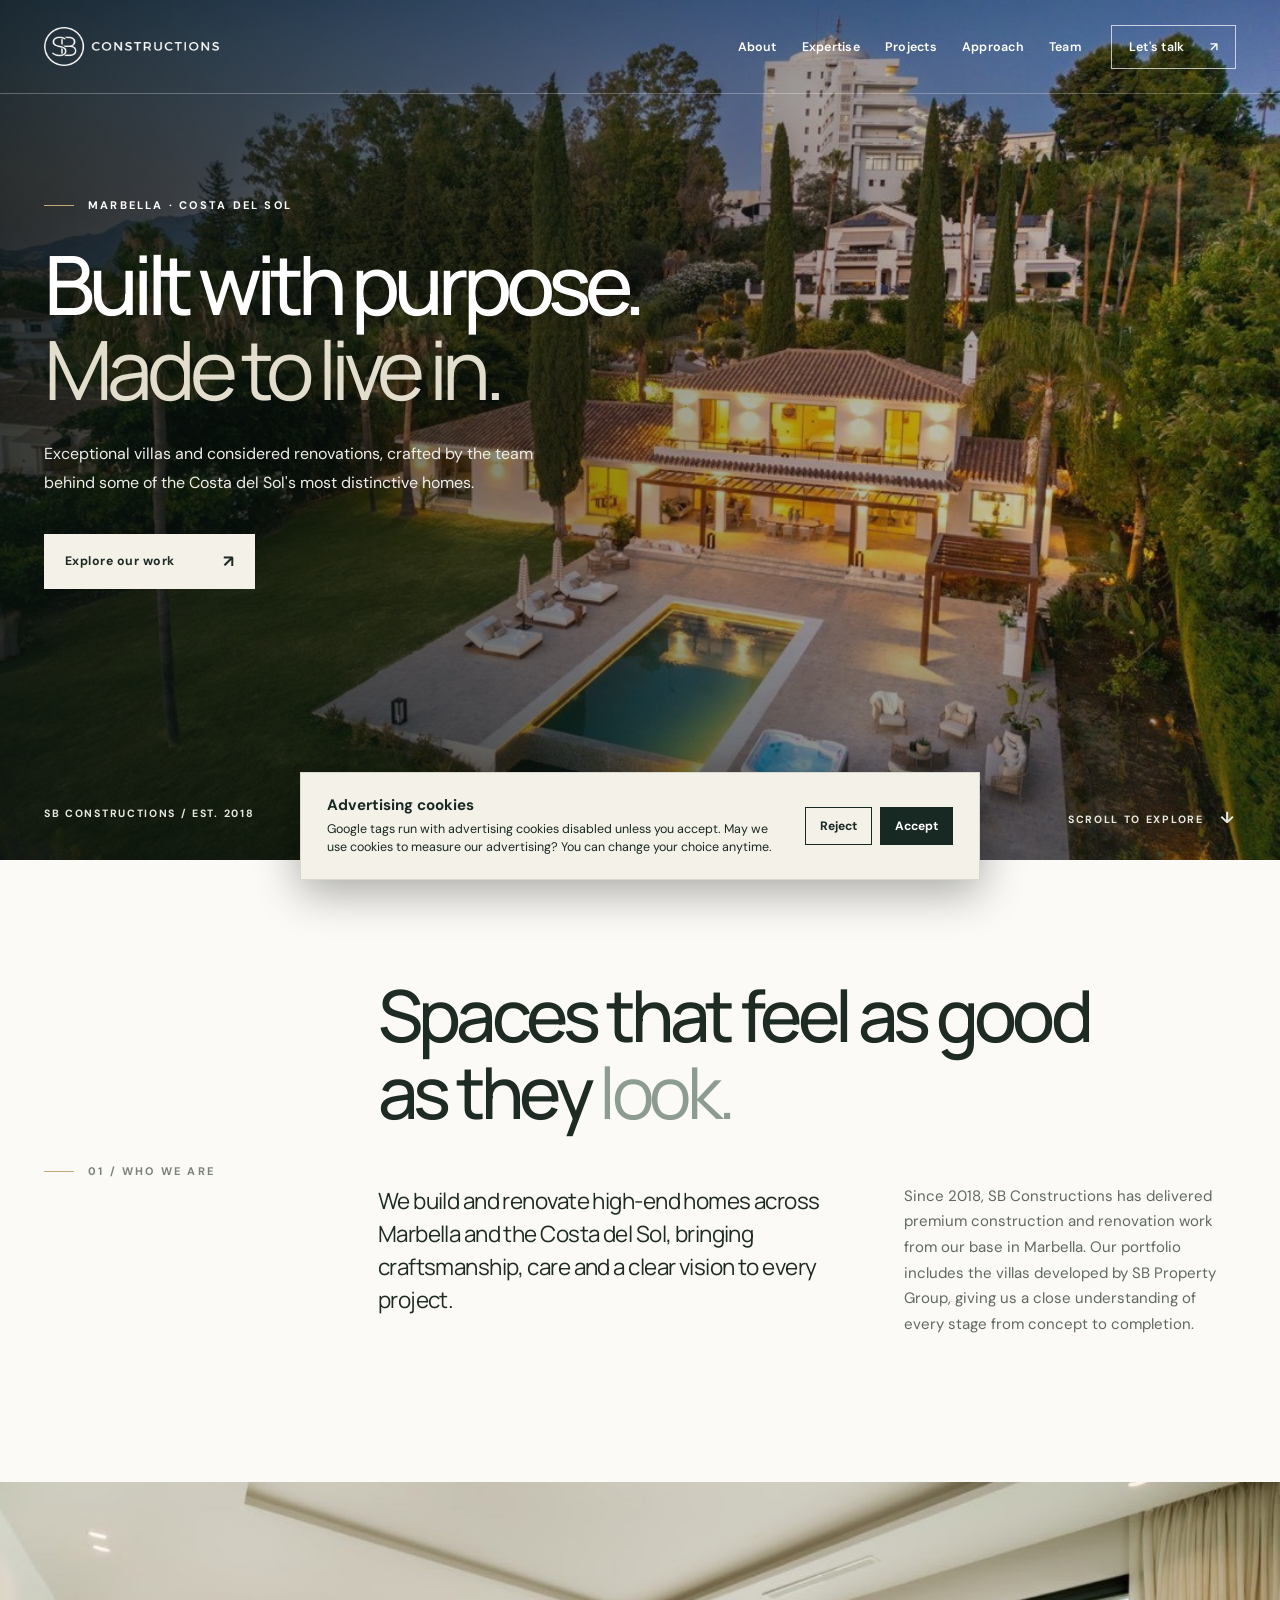
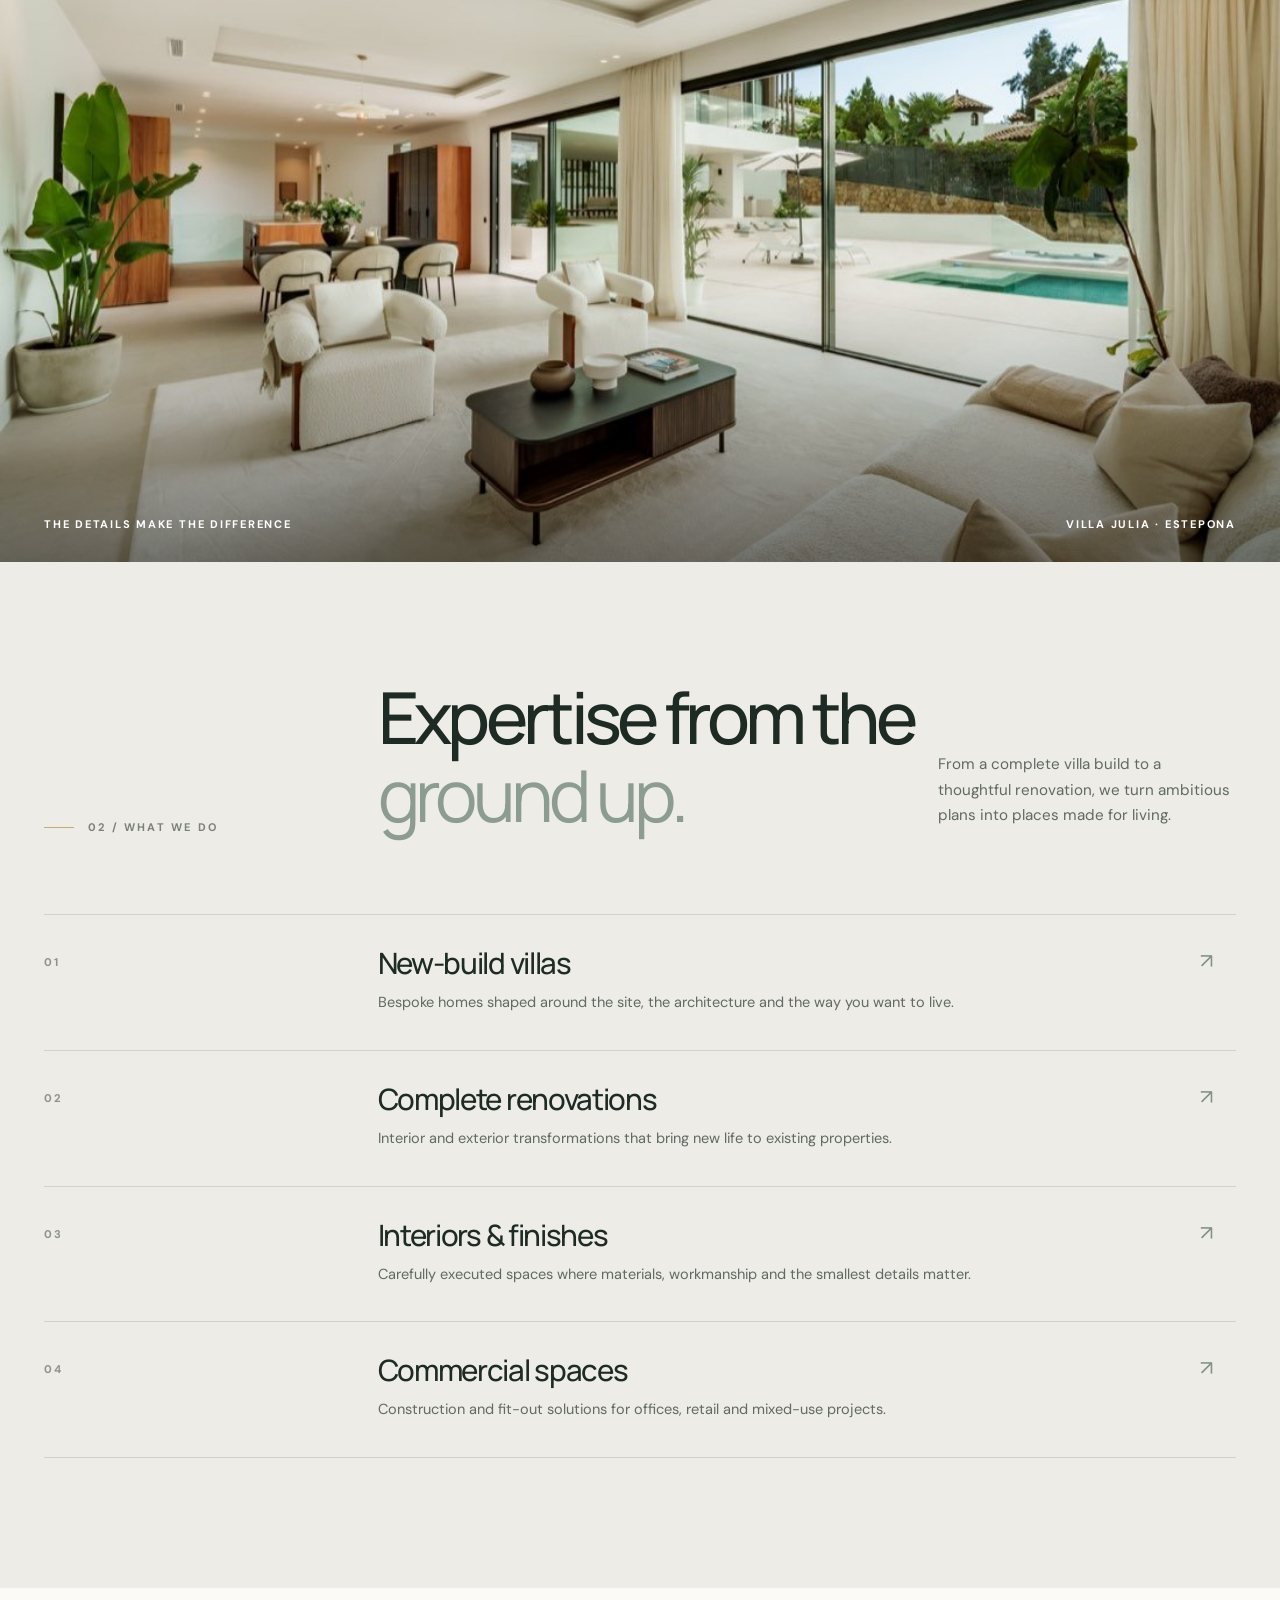
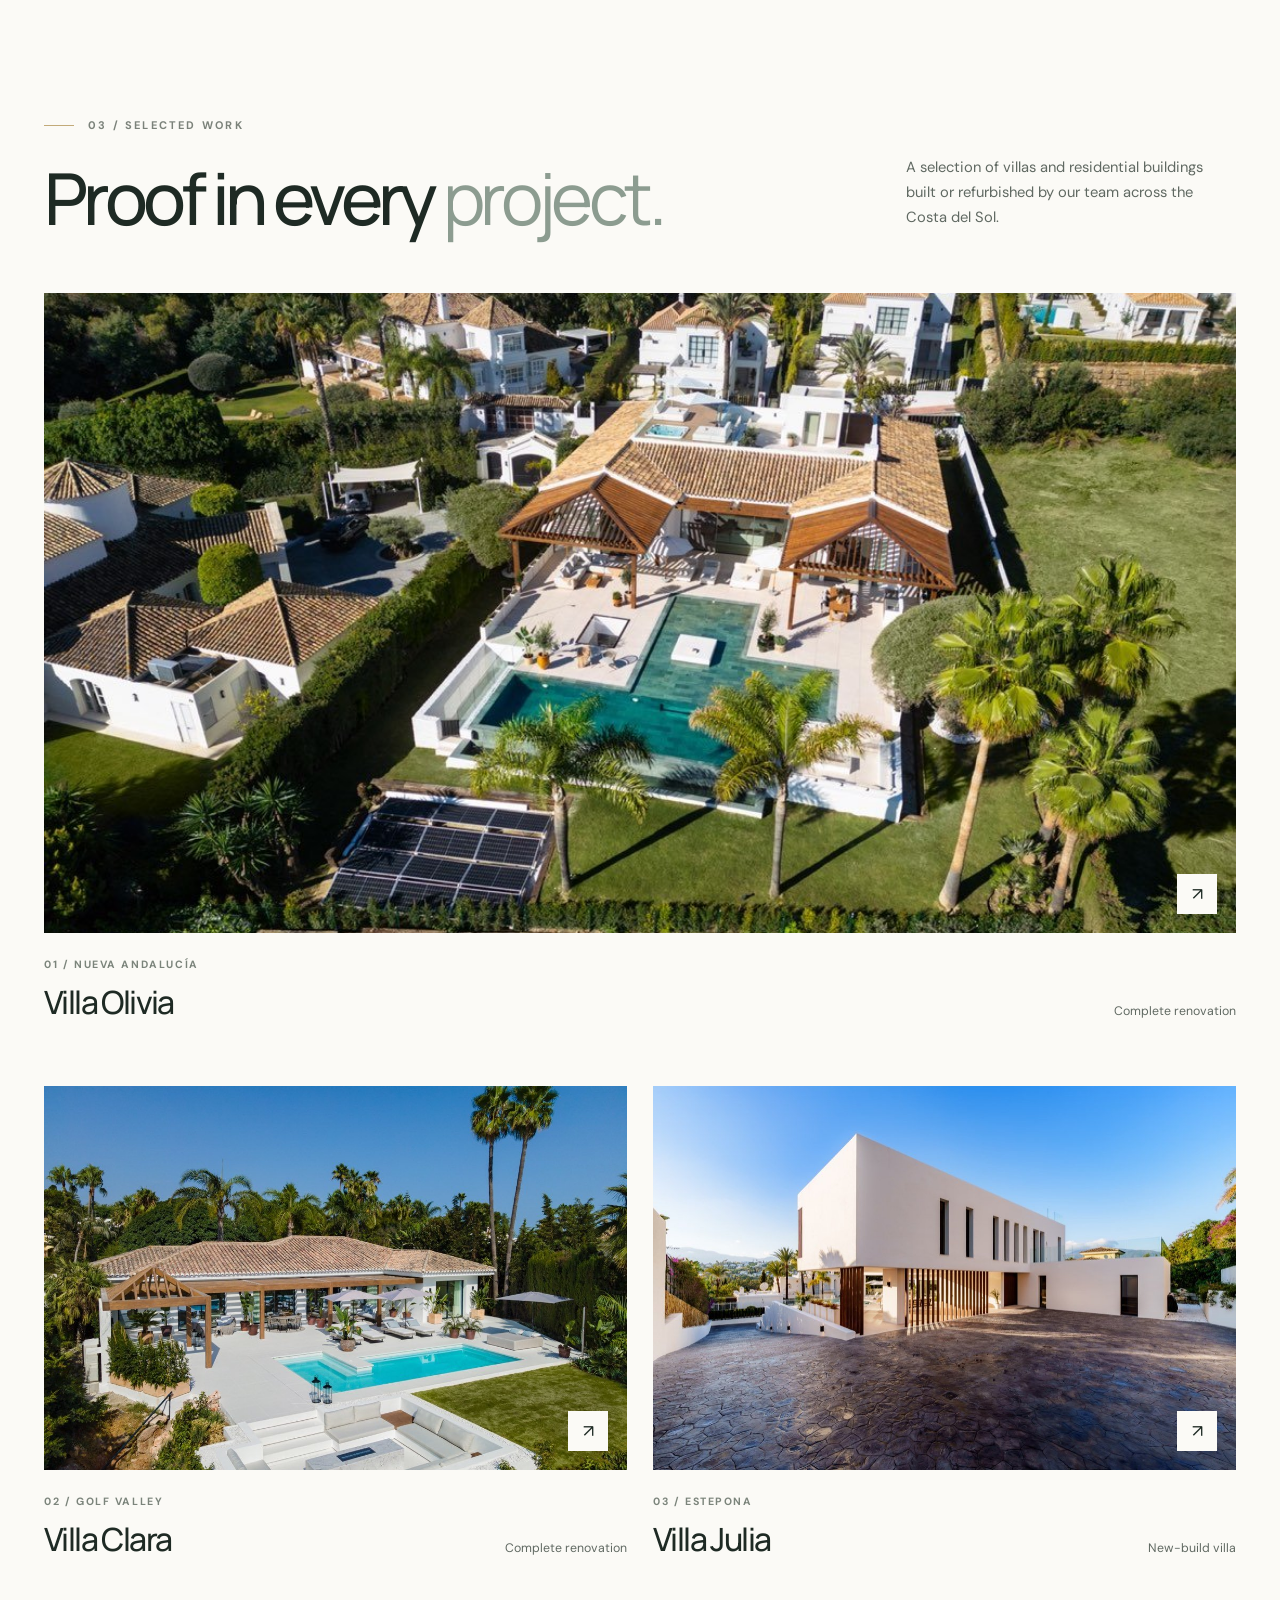
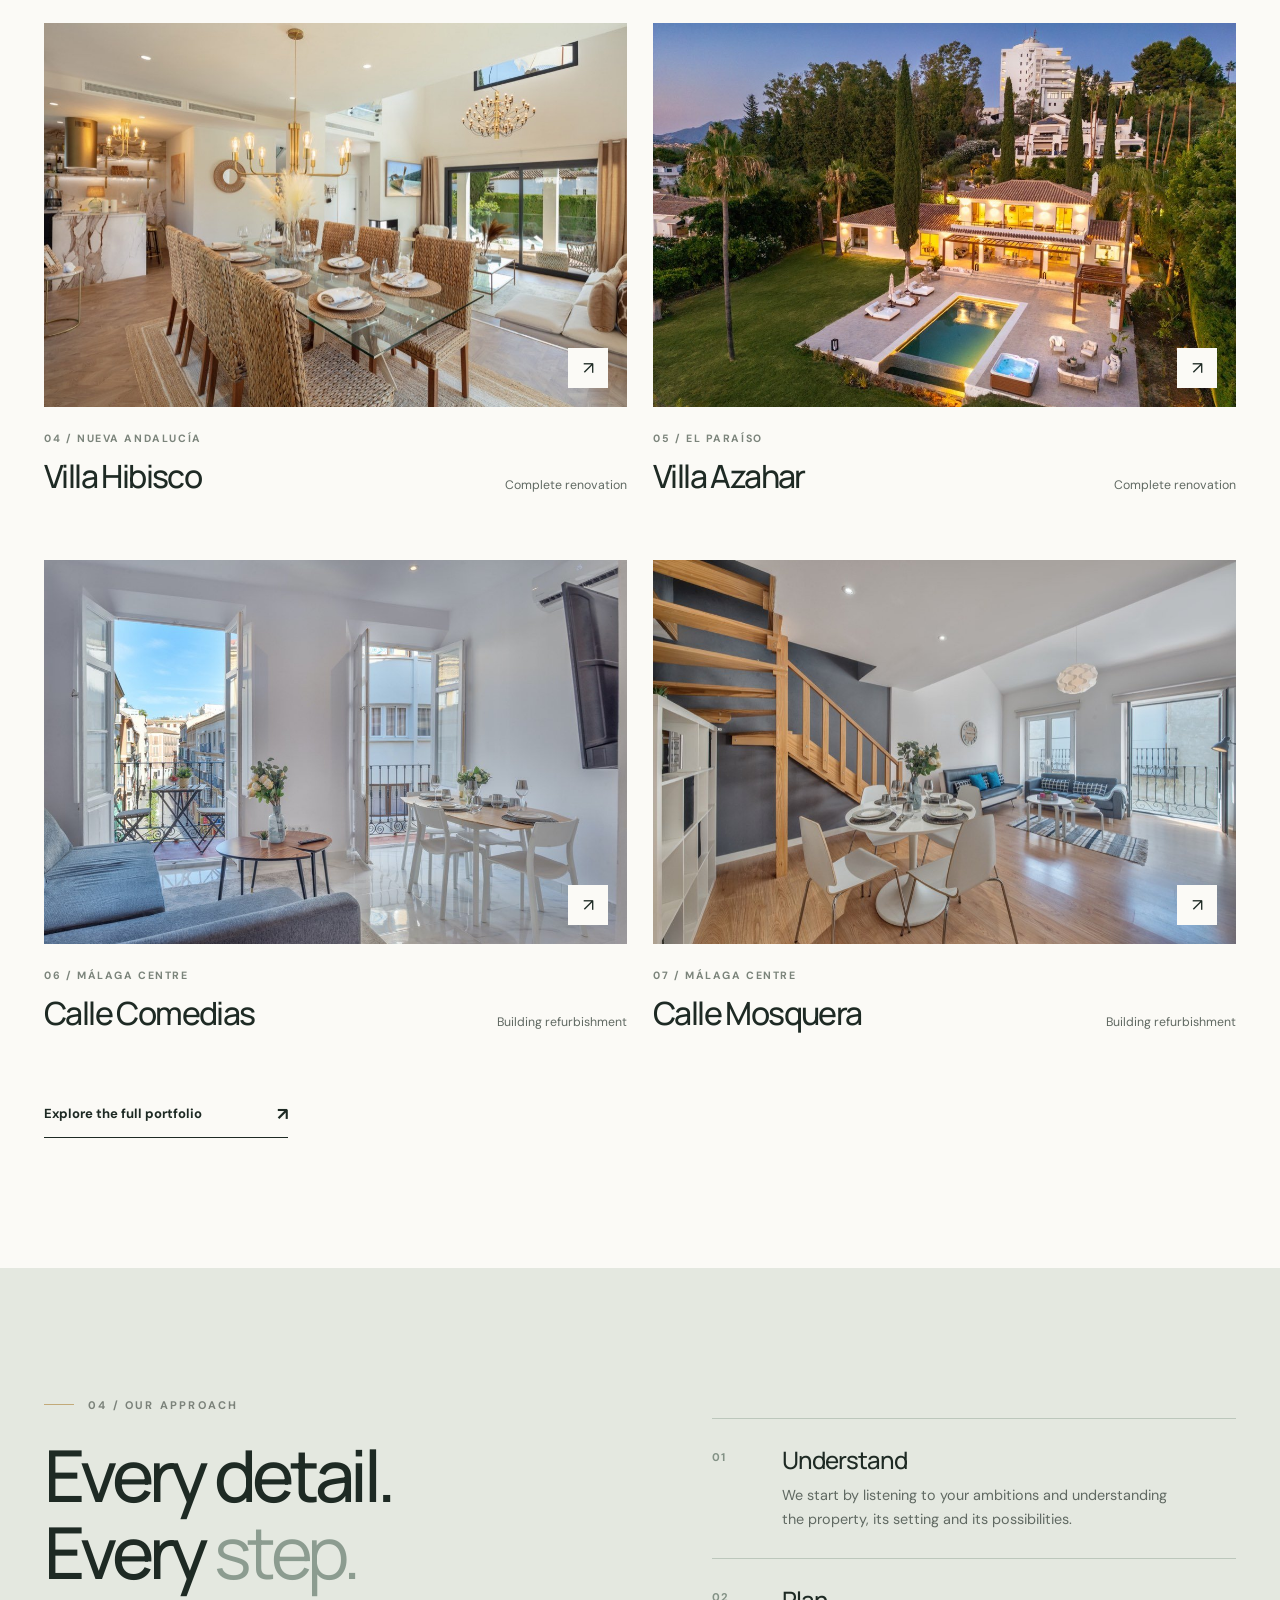
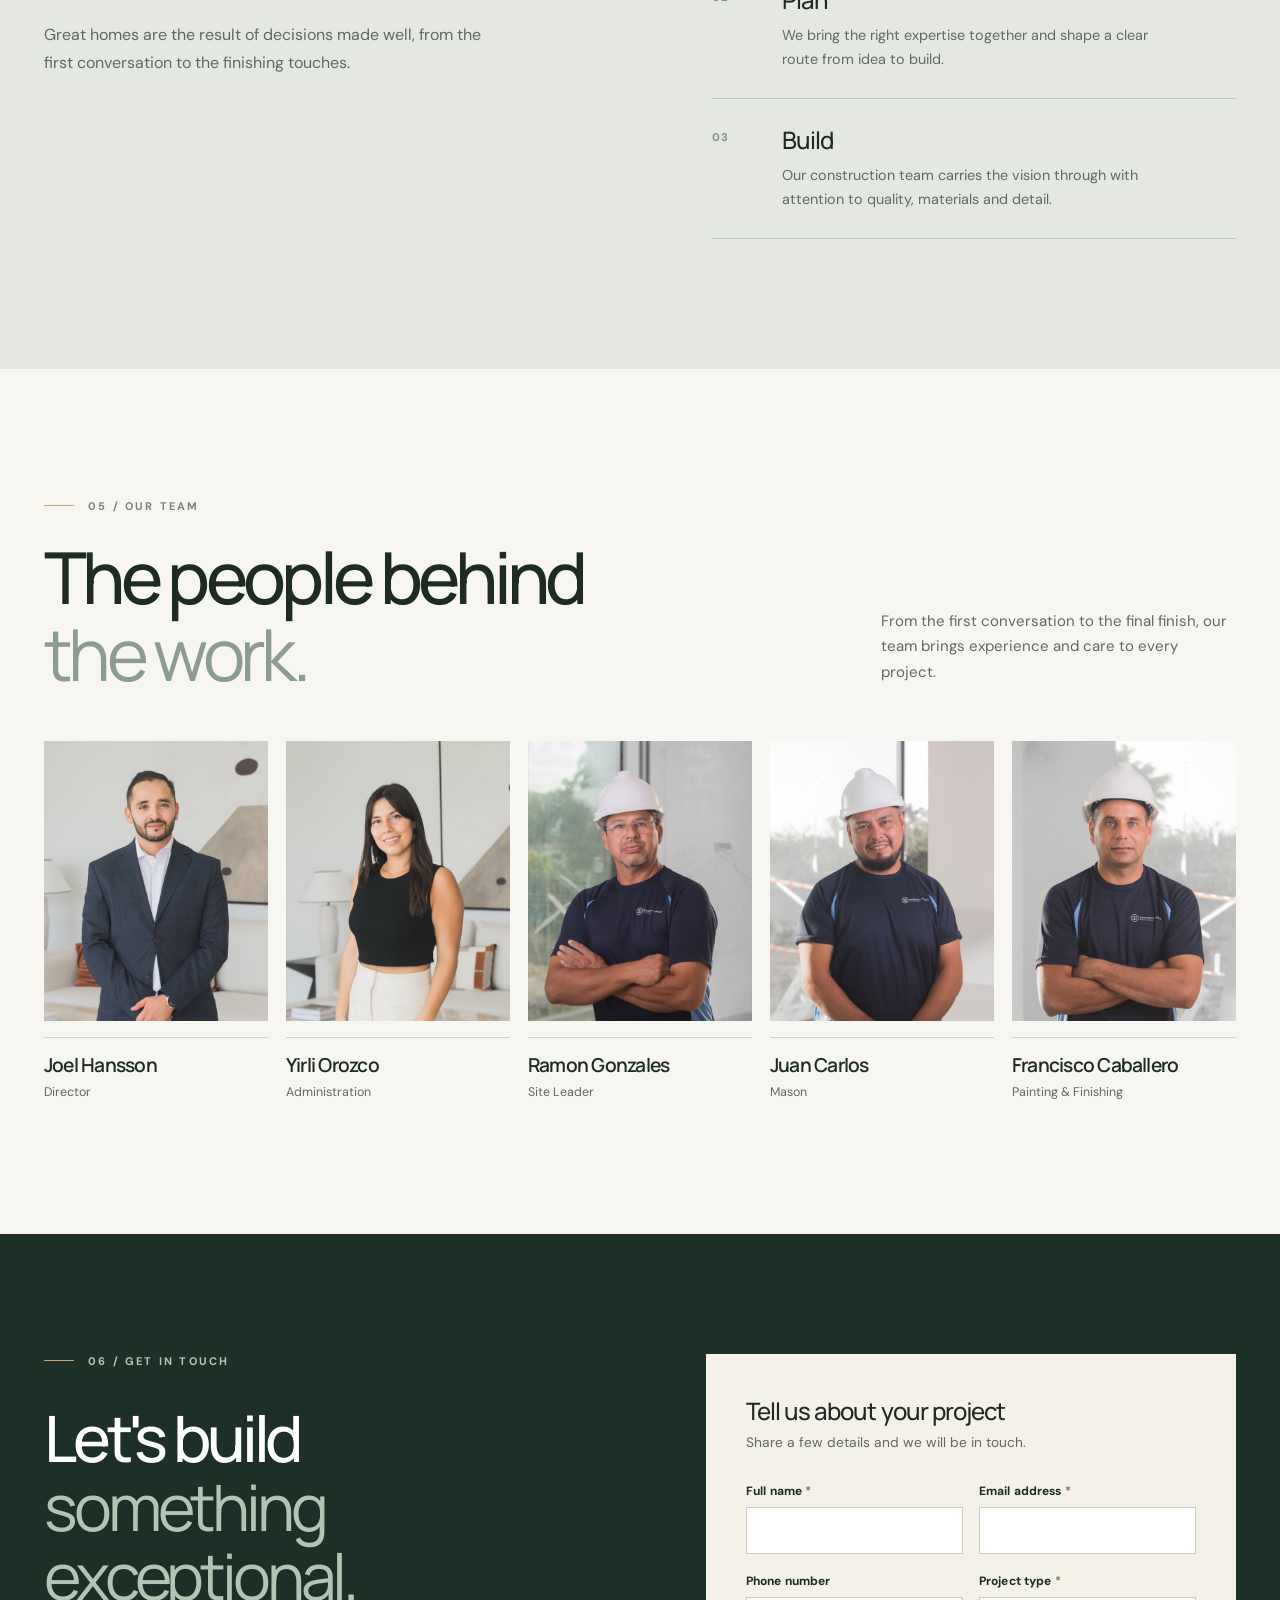
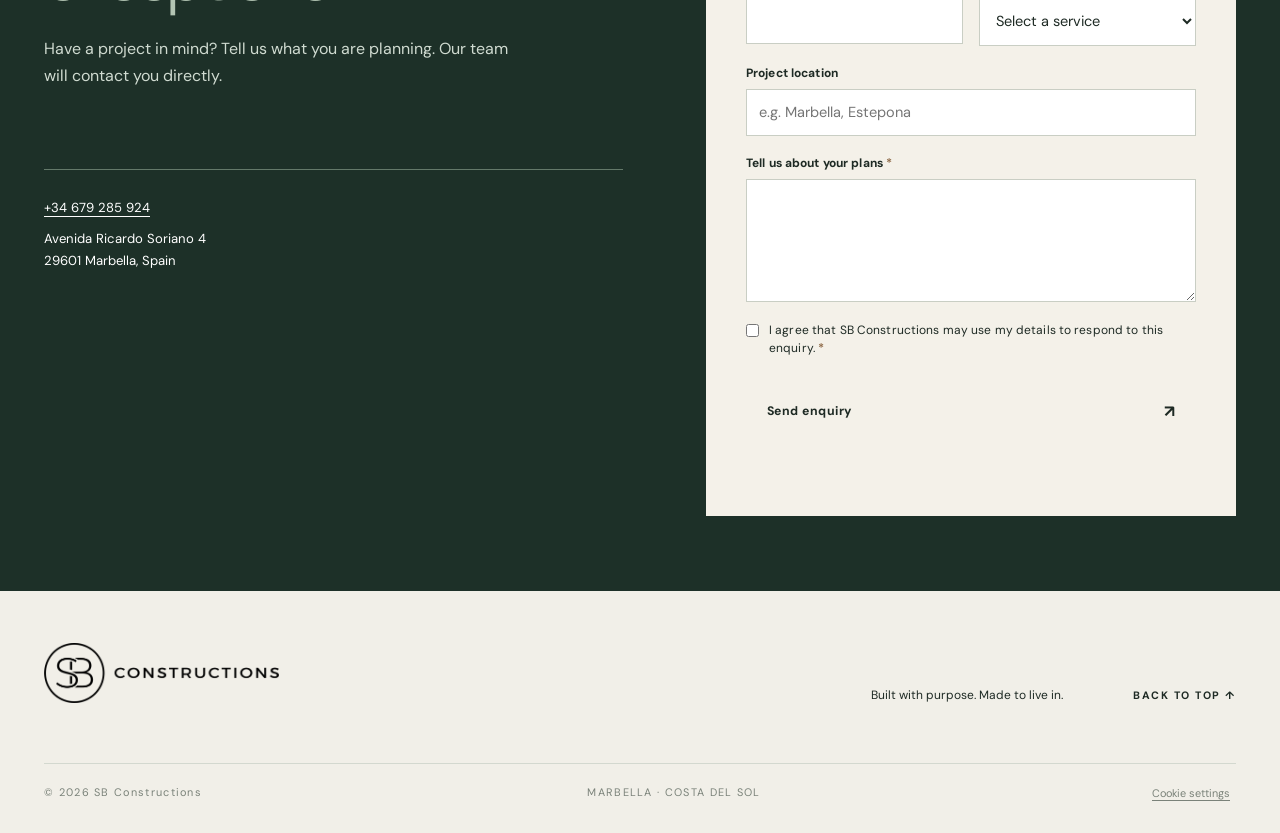
<file: index.html>
<!doctype html>
<html lang="en">
<head>
  <meta charset="utf-8">
  <meta name="viewport" content="width=device-width, initial-scale=1">
  <meta name="theme-color" content="#182822">
  <meta name="description" content="SB Constructions builds new villas and renovates homes in Marbella and across the Costa del Sol. Explore completed projects and tell us about your plans.">
  <title>Villa Construction &amp; Renovation in Marbella | SB Constructions</title>
  <link rel="canonical" href="https://www.sbconstructions.es/">
  <meta property="og:type" content="website">
  <meta property="og:site_name" content="SB Constructions">
  <meta property="og:title" content="Villa Construction &amp; Renovation in Marbella | SB Constructions">
  <meta property="og:description" content="New villas and considered renovations across Marbella and the Costa del Sol. Explore the work of SB Constructions.">
  <meta property="og:url" content="https://www.sbconstructions.es/">
  <meta property="og:image" content="https://www.sbconstructions.es/assets/villa-azahar-01.jpg">
  <meta property="og:image:alt" content="Completed Villa Azahar and its illuminated pool at dusk">
  <meta name="twitter:card" content="summary_large_image">
  <script type="application/ld+json">
  {
    "@context": "https://schema.org",
    "@type": "GeneralContractor",
    "@id": "https://www.sbconstructions.es/#business",
    "name": "SB Constructions",
    "url": "https://www.sbconstructions.es/",
    "description": "Villa construction and residential renovations in Marbella and across the Costa del Sol.",
    "logo": "https://www.sbconstructions.es/assets/sb-constructions-black.png",
    "image": "https://www.sbconstructions.es/assets/villa-azahar-01.jpg",
    "telephone": "+34 679 285 924",
    "email": "info@sbconstructions.es",
    "address": {
      "@type": "PostalAddress",
      "streetAddress": "Avenida Ricardo Soriano 4",
      "postalCode": "29601",
      "addressLocality": "Marbella",
      "addressCountry": "ES"
    },
    "areaServed": ["Marbella", "Estepona", "Málaga", "Costa del Sol"]
  }
  </script>
  <script>
    window.dataLayer = window.dataLayer || [];
    function gtag(){dataLayer.push(arguments);}
    gtag('consent', 'default', {
      ad_storage: 'denied',
      ad_user_data: 'denied',
      ad_personalization: 'denied',
      analytics_storage: 'denied'
    });
    try {
      if (localStorage.getItem('sb-constructions-ads-consent-v1') === 'accepted') {
        gtag('consent', 'update', {
          ad_storage: 'granted',
          ad_user_data: 'granted',
          ad_personalization: 'granted',
          analytics_storage: 'granted'
        });
      }
    } catch (_) {}
    gtag('js', new Date());
  </script>
  <script async src="https://www.googletagmanager.com/gtm.js?id=GTM-TQXJNLLV"></script>
  <link rel="preconnect" href="https://fonts.googleapis.com">
  <link rel="preconnect" href="https://fonts.gstatic.com" crossorigin>
  <link href="https://fonts.googleapis.com/css2?family=DM+Sans:wght@400;500;600;700&family=Manrope:wght@400;500;600;700;800&display=swap" rel="stylesheet">
  <link rel="stylesheet" href="styles.css?v=20261111b">
  <link rel="stylesheet" href="consent.css">
</head>
<body>
  <a class="skip-link" href="#main">Skip to content</a>
  <header class="site-header" id="top">
    <a class="brand" href="#top" aria-label="SB Constructions, home"><img src="assets/sb-constructions-white.png" alt="" width="1000" height="228"></a>
    <button class="menu-toggle" type="button" aria-expanded="false" aria-controls="main-nav" aria-label="Open menu"><span></span><span></span></button>
    <nav id="main-nav" aria-label="Main navigation"><a href="#about">About</a><a href="#services">Expertise</a><a href="#projects">Projects</a><a href="#approach">Approach</a><a href="#team">Team</a><a class="nav-contact" href="#contact">Let's talk <span aria-hidden="true">↗</span></a></nav>
  </header>

  <main id="main">
    <section class="hero" aria-labelledby="hero-title">
      <img class="hero-image" src="assets/villa-azahar-01.jpg" alt="Villa Azahar and its illuminated pool at dusk" fetchpriority="high">
      <div class="hero-shade"></div>
      <div class="hero-content wrap">
        <div class="eyebrow light"><span class="eyebrow-line"></span> Marbella · Costa del Sol</div>
        <h1 id="hero-title">Built with purpose.<br><em>Made to live in.</em></h1>
        <p>Exceptional villas and considered renovations, crafted by the team behind some of the Costa del Sol's most distinctive homes.</p>
        <a class="button button-cream" href="#projects">Explore our work <span aria-hidden="true">↗</span></a>
      </div>
      <div class="hero-bottom wrap"><span>SB CONSTRUCTIONS / EST. 2018</span><span>SCROLL TO EXPLORE <span aria-hidden="true">↓</span></span></div>
    </section>

    <section class="intro-section section-pad" id="about">
      <div class="wrap intro-grid">
        <div class="section-label"><span class="eyebrow-line"></span> 01 / WHO WE ARE</div>
        <div><h2>Spaces that feel as good<br>as they <em>look.</em></h2><div class="intro-bottom"><p class="large-copy">We build and renovate high-end homes across Marbella and the Costa del Sol, bringing craftsmanship, care and a clear vision to every project.</p><p>Since 2018, SB Constructions has delivered premium construction and renovation work from our base in Marbella. Our portfolio includes the villas developed by SB Property Group, giving us a close understanding of every stage from concept to completion.</p></div></div>
      </div>
    </section>

    <section class="feature-image" aria-label="Featured craftsmanship"><img src="assets/villa-julia-02.jpg" alt="Bright open-plan living area at Villa Julia" loading="lazy"><div class="feature-image-caption"><span>THE DETAILS MAKE THE DIFFERENCE</span><span>VILLA JULIA · ESTEPONA</span></div></section>

    <section class="services-section section-pad" id="services">
      <div class="wrap"><div class="section-top"><div class="section-label"><span class="eyebrow-line"></span> 02 / WHAT WE DO</div><h2>Expertise from the<br><em>ground up.</em></h2><p>From a complete villa build to a thoughtful renovation, we turn ambitious plans into places made for living.</p></div>
        <div class="service-list">
          <article class="service-row"><span class="service-num">01</span><div><h3>New-build villas</h3><p>Bespoke homes shaped around the site, the architecture and the way you want to live.</p></div><span class="service-arrow" aria-hidden="true">↗</span></article>
          <article class="service-row"><span class="service-num">02</span><div><h3>Complete renovations</h3><p>Interior and exterior transformations that bring new life to existing properties.</p></div><span class="service-arrow" aria-hidden="true">↗</span></article>
          <article class="service-row"><span class="service-num">03</span><div><h3>Interiors & finishes</h3><p>Carefully executed spaces where materials, workmanship and the smallest details matter.</p></div><span class="service-arrow" aria-hidden="true">↗</span></article>
          <article class="service-row"><span class="service-num">04</span><div><h3>Commercial spaces</h3><p>Construction and fit-out solutions for offices, retail and mixed-use projects.</p></div><span class="service-arrow" aria-hidden="true">↗</span></article>
        </div>
      </div>
    </section>

    <section class="projects-section section-pad" id="projects">
      <div class="wrap"><div class="projects-heading"><div><div class="section-label"><span class="eyebrow-line"></span> 03 / SELECTED WORK</div><h2>Proof in every <em>project.</em></h2></div><p>A selection of villas and residential buildings built or refurbished by our team across the Costa del Sol.</p></div>
        <div class="project-grid">
          <a class="project-card card-wide" href="projects/villa-olivia.html"><div class="project-image"><img src="assets/villa-olivia-01.jpg" alt="Aerial view of the completed Villa Olivia and infinity pool" loading="lazy"><span class="image-icon" aria-hidden="true">↗</span></div><div class="project-info"><div><span>01 / NUEVA ANDALUCÍA</span><h3>Villa Olivia</h3></div><span>Complete renovation</span></div></a>
          <a class="project-card" href="projects/villa-clara.html"><div class="project-image"><img src="assets/villa-clara-01.jpg" alt="Villa Clara exterior, terrace and pool" loading="lazy"><span class="image-icon" aria-hidden="true">↗</span></div><div class="project-info"><div><span>02 / GOLF VALLEY</span><h3>Villa Clara</h3></div><span>Complete renovation</span></div></a>
          <a class="project-card" href="projects/villa-julia.html"><div class="project-image"><img src="assets/villa-julia-04.jpg" alt="Completed interior at Villa Julia" loading="lazy"><span class="image-icon" aria-hidden="true">↗</span></div><div class="project-info"><div><span>03 / ESTEPONA</span><h3>Villa Julia</h3></div><span>New-build villa</span></div></a>
          <a class="project-card" href="projects/villa-hibisco.html"><div class="project-image"><img src="assets/villa-hibisco-01.jpg" alt="Dining and living area at Villa Hibisco" loading="lazy"><span class="image-icon" aria-hidden="true">↗</span></div><div class="project-info"><div><span>04 / NUEVA ANDALUCÍA</span><h3>Villa Hibisco</h3></div><span>Complete renovation</span></div></a>
          <a class="project-card" href="projects/villa-azahar.html"><div class="project-image"><img src="assets/villa-azahar-01.jpg" alt="Villa Azahar lit at dusk beside its pool" loading="lazy"><span class="image-icon" aria-hidden="true">↗</span></div><div class="project-info"><div><span>05 / EL PARAÍSO</span><h3>Villa Azahar</h3></div><span>Complete renovation</span></div></a>

          <a class="project-card" href="projects/calle-comedias.html"><div class="project-image"><img src="assets/calle-comedias-01.jpg" alt="Completed apartment interior on Calle Comedias in Málaga" loading="lazy"><span class="image-icon" aria-hidden="true">↗</span></div><div class="project-info"><div><span>06 / MÁLAGA CENTRE</span><h3>Calle Comedias</h3></div><span>Building refurbishment</span></div></a>
          <a class="project-card" href="projects/calle-mosquera.html"><div class="project-image"><img src="assets/calle-mosquera-01.jpg" alt="Completed apartment interior on Calle Mosquera in Málaga" loading="lazy"><span class="image-icon" aria-hidden="true">↗</span></div><div class="project-info"><div><span>07 / MÁLAGA CENTRE</span><h3>Calle Mosquera</h3></div><span>Building refurbishment</span></div></a>
        </div>
        <a class="text-link" href="projects.html">Explore the full portfolio <span aria-hidden="true">↗</span></a>
      </div>
    </section>

    <section class="approach-section section-pad" id="approach"><div class="wrap approach-grid"><div><div class="section-label"><span class="eyebrow-line"></span> 04 / OUR APPROACH</div><h2>Every detail.<br>Every <em>step.</em></h2><p>Great homes are the result of decisions made well, from the first conversation to the finishing touches.</p></div><div class="approach-steps"><div><span>01</span><h3>Understand</h3><p>We start by listening to your ambitions and understanding the property, its setting and its possibilities.</p></div><div><span>02</span><h3>Plan</h3><p>We bring the right expertise together and shape a clear route from idea to build.</p></div><div><span>03</span><h3>Build</h3><p>Our construction team carries the vision through with attention to quality, materials and detail.</p></div></div></div></section>

    <section class="team-section section-pad" id="team" aria-labelledby="team-title">
      <div class="wrap">
        <div class="team-heading"><div><div class="section-label"><span class="eyebrow-line"></span> 05 / OUR TEAM</div><h2 id="team-title">The people behind<br><em>the work.</em></h2></div><p>From the first conversation to the final finish, our team brings experience and care to every project.</p></div>
        <div class="team-grid">
          <article class="team-card"><img src="assets/team-joel-hansson.jpg" alt="Joel Hansson" loading="lazy"><div class="team-card-info"><h3>Joel Hansson</h3><p>Director</p></div></article>
          <article class="team-card"><img src="assets/team-yirli-orozco.jpg" alt="Yirli Orozco" loading="lazy"><div class="team-card-info"><h3>Yirli Orozco</h3><p>Administration</p></div></article>
          <article class="team-card"><img src="assets/team-ramon-gonzales.jpg" alt="Ramon Gonzales" loading="lazy"><div class="team-card-info"><h3>Ramon Gonzales</h3><p>Site Leader</p></div></article>
          <article class="team-card"><img src="assets/team-juan-carlos.jpg" alt="Juan Carlos" loading="lazy"><div class="team-card-info"><h3>Juan Carlos</h3><p>Mason</p></div></article>
          <article class="team-card"><img src="assets/team-francisco-caballero.jpg" alt="Francisco Caballero" loading="lazy"><div class="team-card-info"><h3>Francisco Caballero</h3><p>Painting &amp; Finishing</p></div></article>
        </div>
      </div>
    </section>

    <section class="contact-section" id="contact"><div class="wrap contact-layout"><div class="contact-inner"><div class="section-label"><span class="eyebrow-line"></span> 06 / GET IN TOUCH</div><h2>Let's build<br><em>something exceptional.</em></h2><p>Have a project in mind? Tell us what you are planning. Our team will contact you directly.</p><div class="contact-details"><a href="tel:+34679285924">+34 679 285 924</a><span>Avenida Ricardo Soriano 4<br>29601 Marbella, Spain</span></div></div><form class="lead-form" id="lead-form" novalidate><h3>Tell us about your project</h3><p>Share a few details and we will be in touch.</p><div class="form-grid"><label>Full name <span>*</span><input name="name" type="text" autocomplete="name" minlength="2" maxlength="120" required></label><label>Email address <span>*</span><input name="email" type="email" autocomplete="email" maxlength="254" required></label><label>Phone number<input name="phone" type="tel" autocomplete="tel" maxlength="50"></label><label>Project type <span>*</span><select name="projectType" required><option value="">Select a service</option><option value="New-build villa">New-build villa</option><option value="Complete renovation">Complete renovation</option><option value="Interiors and finishes">Interiors and finishes</option><option value="Commercial project">Commercial project</option><option value="Other">Other</option></select></label></div><label>Project location<input name="location" type="text" maxlength="120" placeholder="e.g. Marbella, Estepona"></label><label>Tell us about your plans <span>*</span><textarea name="message" rows="5" minlength="10" maxlength="3000" required></textarea></label><label class="form-consent"><input name="consent" type="checkbox" required><span>I agree that SB Constructions may use my details to respond to this enquiry. <strong>*</strong></span></label><div class="form-honeypot" aria-hidden="true"><label>Leave this field empty<input name="website" tabindex="-1" autocomplete="off"></label></div><button class="button button-cream" type="submit">Send enquiry <span aria-hidden="true">↗</span></button><p class="form-status" role="status" aria-live="polite"></p></form></div></section>
  </main>
  <footer><div class="wrap footer-main"><a class="brand dark" href="#top" aria-label="SB Constructions, back to top"><img src="assets/sb-constructions-black.png" alt="" width="1000" height="257"></a><div><span>Built with purpose. Made to live in.</span><a href="#top">BACK TO TOP ↑</a></div></div><div class="wrap footer-bottom"><span>© <span id="year">2026</span> SB Constructions</span><span>MARBELLA · COSTA DEL SOL</span></div></footer>
  <script src="script.js"></script>
  <script src="consent.js?v=20261111b"></script>
  <script src="lead-form.js?v=20261111c"></script>
</body>
</html>
</file>
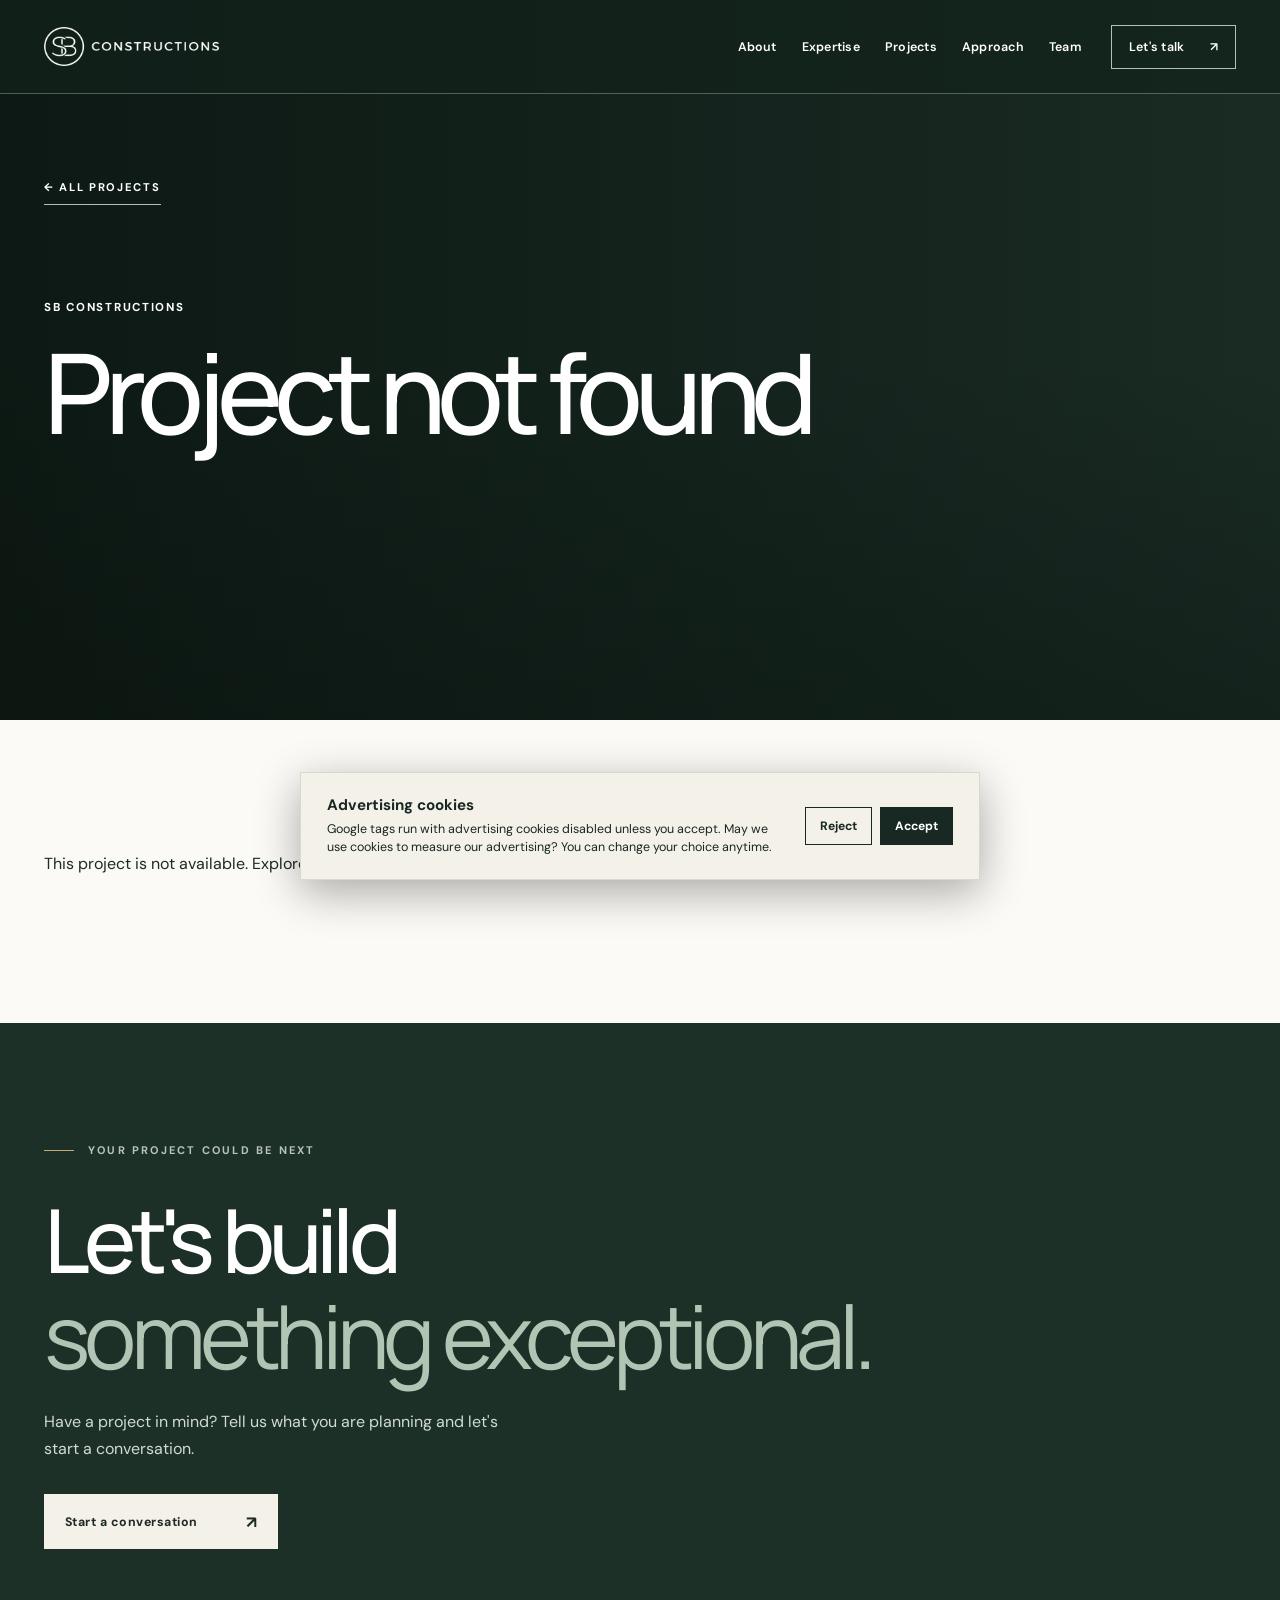
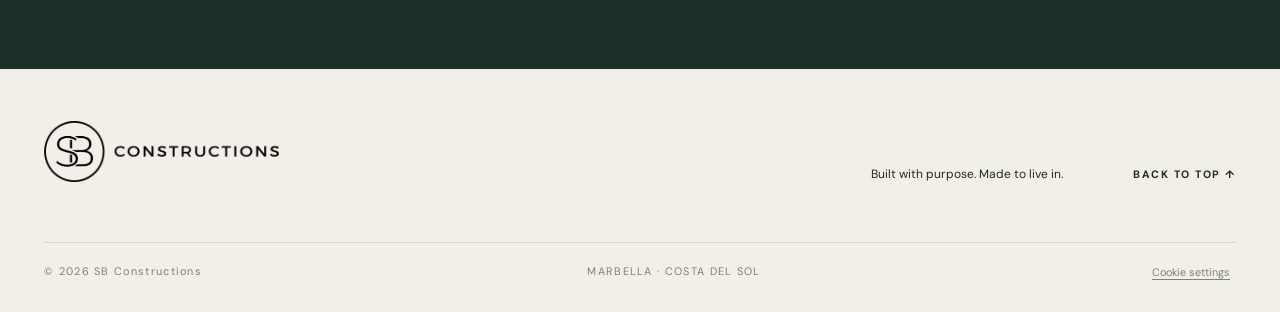
<file: project.html>
<!doctype html>
<html lang="en">
<head>
  <meta charset="utf-8">
  <meta name="viewport" content="width=device-width, initial-scale=1">
  <meta name="theme-color" content="#182822">
  <meta name="robots" content="noindex, follow">
  <meta name="description" content="Discover a villa built or renovated by SB Constructions on the Costa del Sol.">
  <title>Project — SB Constructions</title>
  <script>
    window.dataLayer = window.dataLayer || [];
    function gtag(){dataLayer.push(arguments);}
    gtag('consent', 'default', {
      ad_storage: 'denied',
      ad_user_data: 'denied',
      ad_personalization: 'denied',
      analytics_storage: 'denied'
    });
    try {
      if (localStorage.getItem('sb-constructions-ads-consent-v1') === 'accepted') {
        gtag('consent', 'update', {
          ad_storage: 'granted',
          ad_user_data: 'granted',
          ad_personalization: 'granted',
          analytics_storage: 'granted'
        });
      }
    } catch (_) {}
    gtag('js', new Date());
  </script>
  <script async src="https://www.googletagmanager.com/gtm.js?id=GTM-TQXJNLLV"></script>
  <link rel="preconnect" href="https://fonts.googleapis.com">
  <link rel="preconnect" href="https://fonts.gstatic.com" crossorigin>
  <link href="https://fonts.googleapis.com/css2?family=DM+Sans:wght@400;500;600;700&family=Manrope:wght@400;500;600;700;800&display=swap" rel="stylesheet">
  <link rel="stylesheet" href="styles.css?v=20261111b">
  <link rel="stylesheet" href="consent.css">
</head>
<body class="portfolio-page project-detail-page">
  <a class="skip-link" href="#main">Skip to content</a>
  <header class="site-header" id="top">
    <a class="brand" href="index.html" aria-label="SB Constructions, home"><img src="assets/sb-constructions-white.png" alt="" width="1000" height="228"></a>
    <button class="menu-toggle" type="button" aria-expanded="false" aria-controls="main-nav" aria-label="Open menu"><span></span><span></span></button>
    <nav id="main-nav" aria-label="Main navigation"><a href="index.html#about">About</a><a href="index.html#services">Expertise</a><a href="projects.html" aria-current="page">Projects</a><a href="index.html#approach">Approach</a><a href="index.html#team">Team</a><a class="nav-contact" href="index.html#contact">Let's talk <span aria-hidden="true">↗</span></a></nav>
  </header>
  <main id="main">
    <section class="detail-hero"><img id="detail-cover" alt="" fetchpriority="high"><div class="portfolio-hero-shade"></div><div class="wrap detail-hero-content"><a class="back-link" href="projects.html">← ALL PROJECTS</a><span class="detail-kicker" id="detail-kicker"></span><h1 id="detail-title"></h1></div></section>
    <section class="detail-main section-pad"><div class="wrap"><div class="detail-intro"><div><span class="section-label"><span class="eyebrow-line"></span> THE PROJECT</span><h2 id="detail-heading"></h2></div><div><span class="story-type" id="detail-type"></span><p id="detail-description"></p></div></div><div class="detail-photo-grid"><img id="detail-photo-one" alt="" loading="lazy"><img id="detail-photo-two" alt="" loading="lazy"></div><div class="detail-bottom"><a class="text-link" href="projects.html">← Back to all projects</a><a class="text-link" id="next-project" href="projects.html">Next project <span aria-hidden="true">↗</span></a></div></div></section>
    <section class="contact-section portfolio-contact"><div class="wrap contact-inner"><div class="section-label"><span class="eyebrow-line"></span> YOUR PROJECT COULD BE NEXT</div><h2>Let's build<br><em>something exceptional.</em></h2><p>Have a project in mind? Tell us what you are planning and let's start a conversation.</p><a class="button button-cream" href="index.html#contact">Start a conversation <span aria-hidden="true">↗</span></a></div></section>
  </main>
  <footer><div class="wrap footer-main"><a class="brand dark" href="index.html" aria-label="SB Constructions, home"><img src="assets/sb-constructions-black.png" alt="" width="1000" height="257"></a><div><span>Built with purpose. Made to live in.</span><a href="#top">BACK TO TOP ↑</a></div></div><div class="wrap footer-bottom"><span>© <span id="year">2026</span> SB Constructions</span><span>MARBELLA · COSTA DEL SOL</span></div></footer>
  <script src="script.js"></script>
  <script src="consent.js?v=20261111b"></script>
  <script src="project-data.js"></script>
  <script src="project-detail.js"></script>
</body>
</html>
</file>
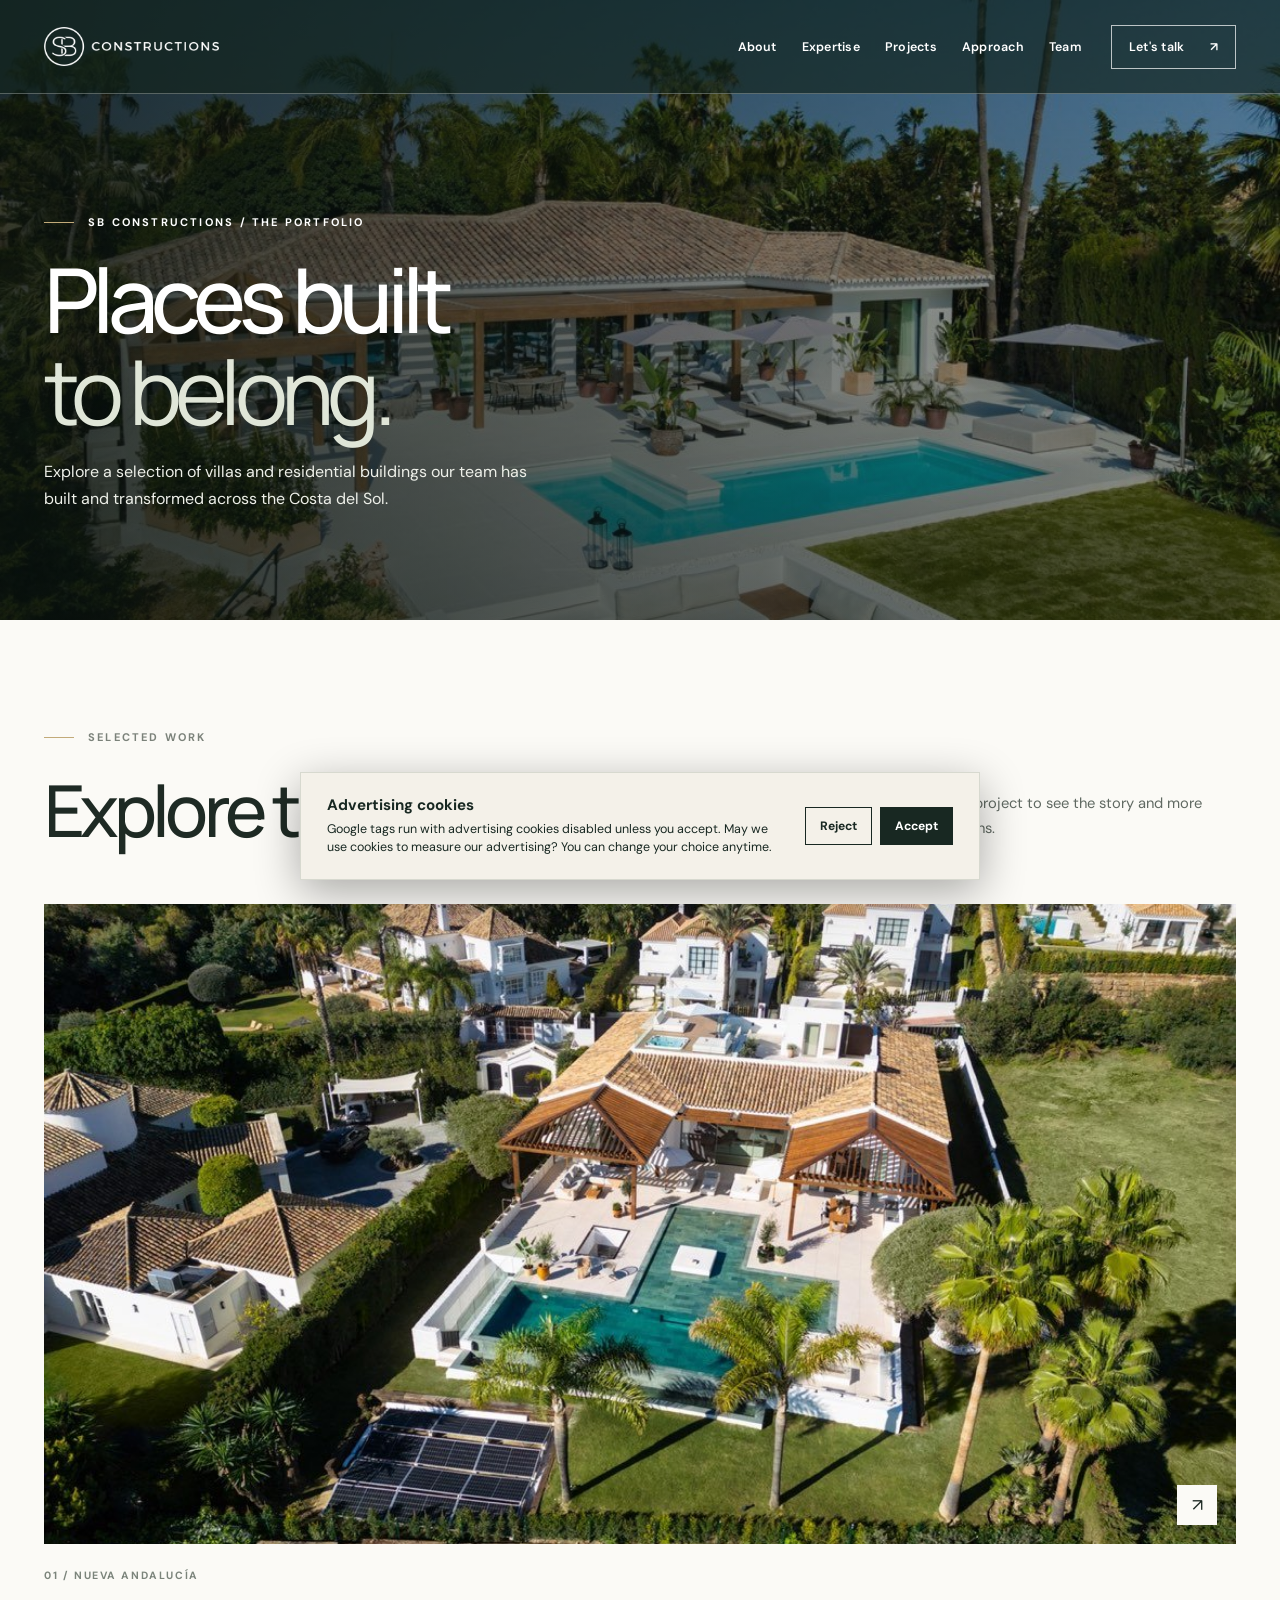
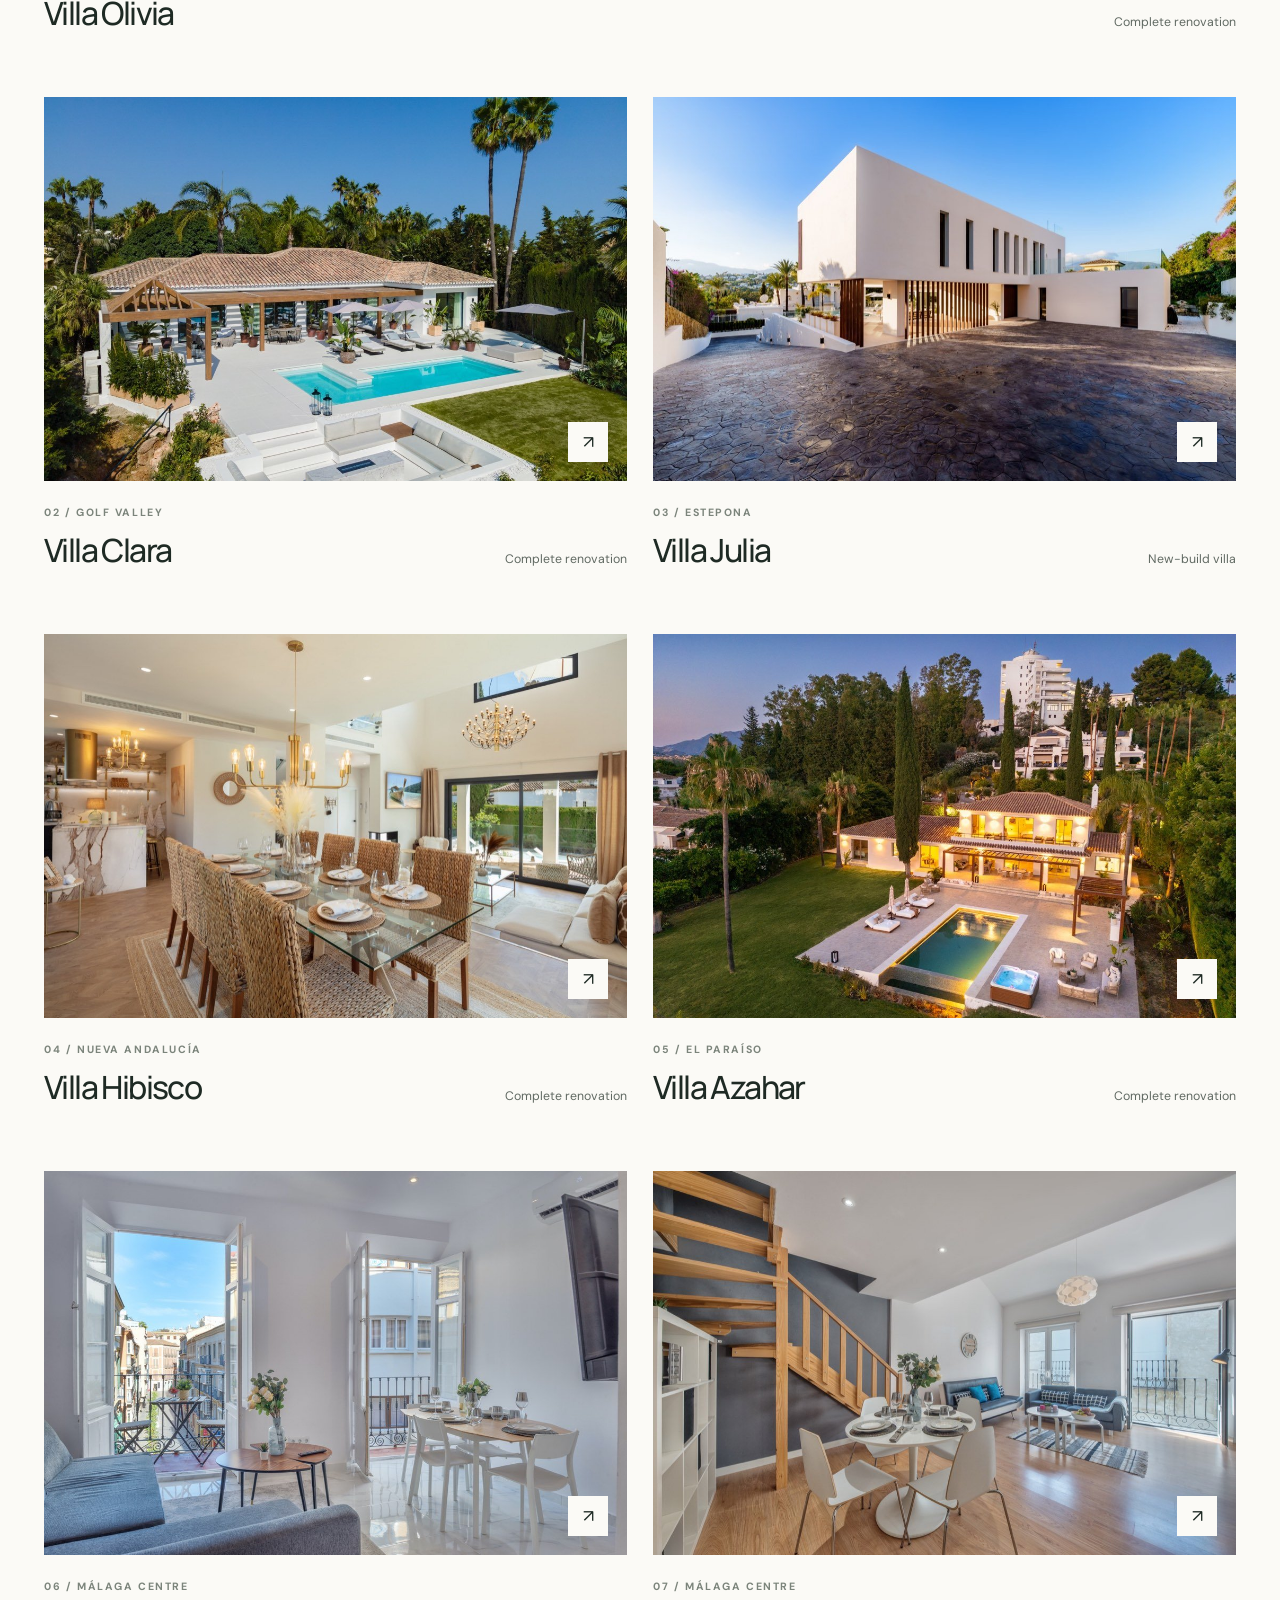
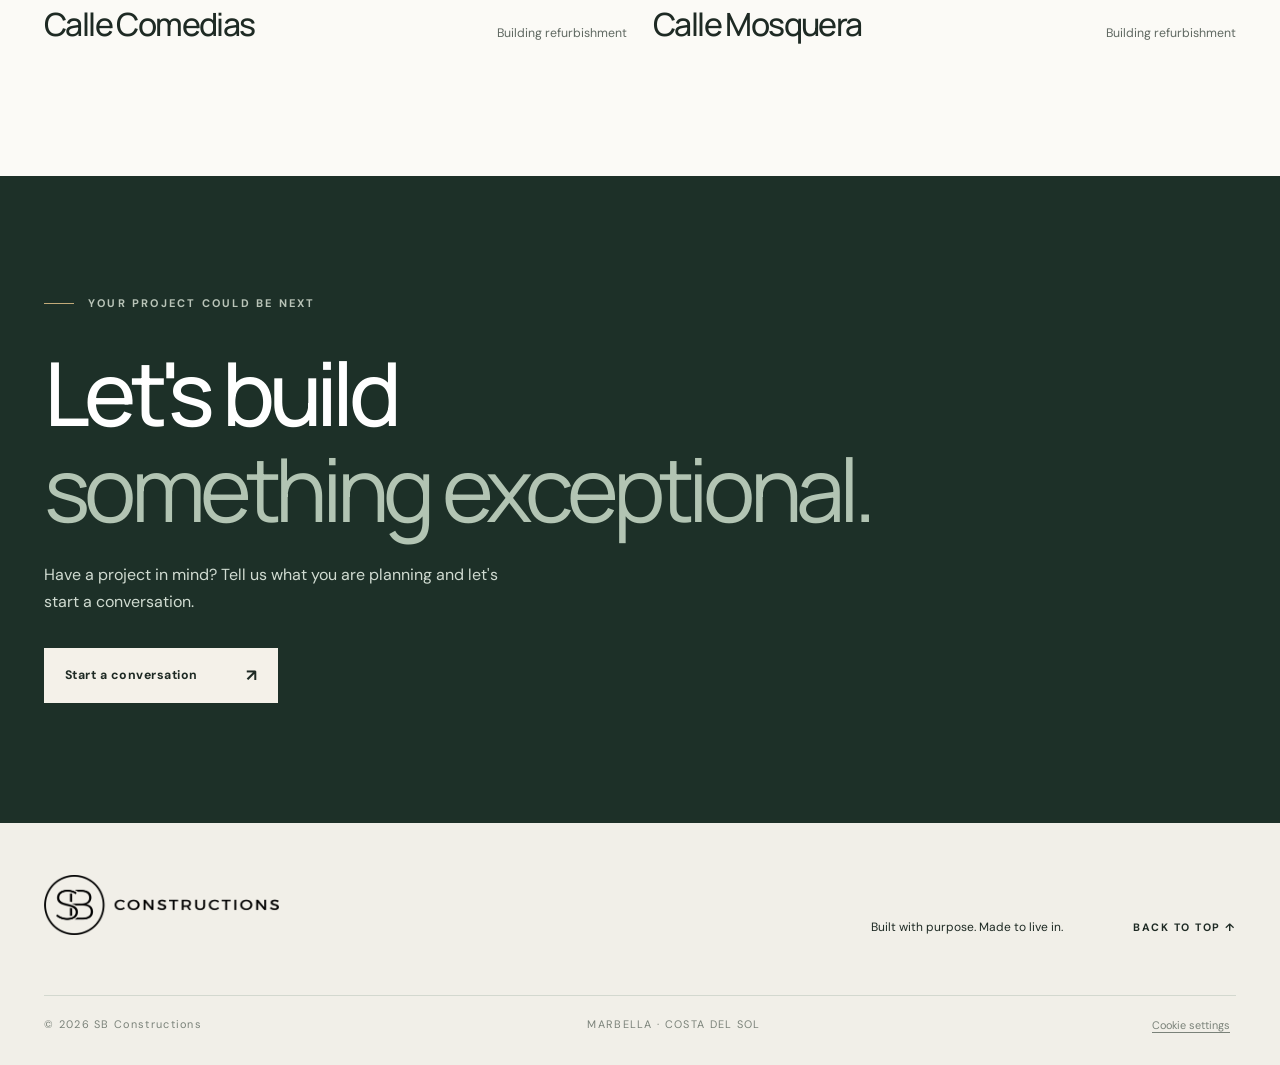
<file: projects.html>
<!doctype html>
<html lang="en">
<head>
  <meta charset="utf-8">
  <meta name="viewport" content="width=device-width, initial-scale=1">
  <meta name="theme-color" content="#182822">
  <meta name="description" content="Explore completed villa construction, home renovations and building refurbishments by SB Constructions in Marbella, Estepona and Málaga.">
  <title>Construction &amp; Renovation Projects | SB Constructions</title>
  <link rel="canonical" href="https://www.sbconstructions.es/projects.html">
  <meta property="og:type" content="website">
  <meta property="og:site_name" content="SB Constructions">
  <meta property="og:title" content="Construction &amp; Renovation Projects | SB Constructions">
  <meta property="og:description" content="Explore completed villas and residential refurbishments by SB Constructions across the Costa del Sol.">
  <meta property="og:url" content="https://www.sbconstructions.es/projects.html">
  <meta property="og:image" content="https://www.sbconstructions.es/assets/villa-clara-01.jpg">
  <meta property="og:image:alt" content="Completed Villa Clara with terrace, garden and pool">
  <meta name="twitter:card" content="summary_large_image">
  <script>
    window.dataLayer = window.dataLayer || [];
    function gtag(){dataLayer.push(arguments);}
    gtag('consent', 'default', {
      ad_storage: 'denied',
      ad_user_data: 'denied',
      ad_personalization: 'denied',
      analytics_storage: 'denied'
    });
    try {
      if (localStorage.getItem('sb-constructions-ads-consent-v1') === 'accepted') {
        gtag('consent', 'update', {
          ad_storage: 'granted',
          ad_user_data: 'granted',
          ad_personalization: 'granted',
          analytics_storage: 'granted'
        });
      }
    } catch (_) {}
    gtag('js', new Date());
  </script>
  <script async src="https://www.googletagmanager.com/gtm.js?id=GTM-TQXJNLLV"></script>
  <link rel="preconnect" href="https://fonts.googleapis.com">
  <link rel="preconnect" href="https://fonts.gstatic.com" crossorigin>
  <link href="https://fonts.googleapis.com/css2?family=DM+Sans:wght@400;500;600;700&family=Manrope:wght@400;500;600;700;800&display=swap" rel="stylesheet">
  <link rel="stylesheet" href="styles.css?v=20261111b">
  <link rel="stylesheet" href="consent.css">
</head>
<body class="portfolio-page">
  <a class="skip-link" href="#main">Skip to content</a>
  <header class="site-header" id="top">
    <a class="brand" href="index.html" aria-label="SB Constructions, home"><img src="assets/sb-constructions-white.png" alt="" width="1000" height="228"></a>
    <button class="menu-toggle" type="button" aria-expanded="false" aria-controls="main-nav" aria-label="Open menu"><span></span><span></span></button>
    <nav id="main-nav" aria-label="Main navigation"><a href="index.html#about">About</a><a href="index.html#services">Expertise</a><a href="projects.html" aria-current="page">Projects</a><a href="index.html#approach">Approach</a><a href="index.html#team">Team</a><a class="nav-contact" href="index.html#contact">Let's talk <span aria-hidden="true">↗</span></a></nav>
  </header>
  <main id="main">
    <section class="portfolio-hero"><img src="assets/villa-clara-01.jpg" alt="Completed Villa Clara with terrace, garden and pool" fetchpriority="high"><div class="portfolio-hero-shade"></div><div class="wrap portfolio-hero-content"><div class="eyebrow light"><span class="eyebrow-line"></span> SB CONSTRUCTIONS / THE PORTFOLIO</div><h1>Places built<br><em>to belong.</em></h1><p>Explore a selection of villas and residential buildings our team has built and transformed across the Costa del Sol.</p></div></section>
    <section class="projects-section section-pad portfolio-list"><div class="wrap"><div class="projects-heading"><div><div class="section-label"><span class="eyebrow-line"></span> SELECTED WORK</div><h2>Explore the <em>projects.</em></h2></div><p>Choose a project to see the story and more photographs.</p></div><div class="project-grid">
      <a class="project-card card-wide" href="projects/villa-olivia.html"><div class="project-image"><img src="assets/villa-olivia-01.jpg" alt="Aerial view of Villa Olivia and its infinity pool" loading="lazy"><span class="image-icon" aria-hidden="true">↗</span></div><div class="project-info"><div><span>01 / NUEVA ANDALUCÍA</span><h3>Villa Olivia</h3></div><span>Complete renovation</span></div></a>
      <a class="project-card" href="projects/villa-clara.html"><div class="project-image"><img src="assets/villa-clara-01.jpg" alt="Villa Clara exterior and pool" loading="lazy"><span class="image-icon" aria-hidden="true">↗</span></div><div class="project-info"><div><span>02 / GOLF VALLEY</span><h3>Villa Clara</h3></div><span>Complete renovation</span></div></a>
      <a class="project-card" href="projects/villa-julia.html"><div class="project-image"><img src="assets/villa-julia-04.jpg" alt="Completed interior at Villa Julia" loading="lazy"><span class="image-icon" aria-hidden="true">↗</span></div><div class="project-info"><div><span>03 / ESTEPONA</span><h3>Villa Julia</h3></div><span>New-build villa</span></div></a>
      <a class="project-card" href="projects/villa-hibisco.html"><div class="project-image"><img src="assets/villa-hibisco-01.jpg" alt="Dining and living area at Villa Hibisco" loading="lazy"><span class="image-icon" aria-hidden="true">↗</span></div><div class="project-info"><div><span>04 / NUEVA ANDALUCÍA</span><h3>Villa Hibisco</h3></div><span>Complete renovation</span></div></a>
      <a class="project-card" href="projects/villa-azahar.html"><div class="project-image"><img src="assets/villa-azahar-01.jpg" alt="Villa Azahar at dusk beside its pool" loading="lazy"><span class="image-icon" aria-hidden="true">↗</span></div><div class="project-info"><div><span>05 / EL PARAÍSO</span><h3>Villa Azahar</h3></div><span>Complete renovation</span></div></a>

          <a class="project-card" href="projects/calle-comedias.html"><div class="project-image"><img src="assets/calle-comedias-01.jpg" alt="Completed apartment interior on Calle Comedias in Málaga" loading="lazy"><span class="image-icon" aria-hidden="true">↗</span></div><div class="project-info"><div><span>06 / MÁLAGA CENTRE</span><h3>Calle Comedias</h3></div><span>Building refurbishment</span></div></a>
          <a class="project-card" href="projects/calle-mosquera.html"><div class="project-image"><img src="assets/calle-mosquera-01.jpg" alt="Completed apartment interior on Calle Mosquera in Málaga" loading="lazy"><span class="image-icon" aria-hidden="true">↗</span></div><div class="project-info"><div><span>07 / MÁLAGA CENTRE</span><h3>Calle Mosquera</h3></div><span>Building refurbishment</span></div></a>
    </div></div></section>
    <section class="contact-section portfolio-contact"><div class="wrap contact-inner"><div class="section-label"><span class="eyebrow-line"></span> YOUR PROJECT COULD BE NEXT</div><h2>Let's build<br><em>something exceptional.</em></h2><p>Have a project in mind? Tell us what you are planning and let's start a conversation.</p><a class="button button-cream" href="index.html#contact">Start a conversation <span aria-hidden="true">↗</span></a></div></section>
  </main>
  <footer><div class="wrap footer-main"><a class="brand dark" href="index.html" aria-label="SB Constructions, home"><img src="assets/sb-constructions-black.png" alt="" width="1000" height="257"></a><div><span>Built with purpose. Made to live in.</span><a href="#top">BACK TO TOP ↑</a></div></div><div class="wrap footer-bottom"><span>© <span id="year">2026</span> SB Constructions</span><span>MARBELLA · COSTA DEL SOL</span></div></footer>
  <script src="script.js"></script>
  <script src="consent.js?v=20261111b"></script>
</body>
</html>
</file>
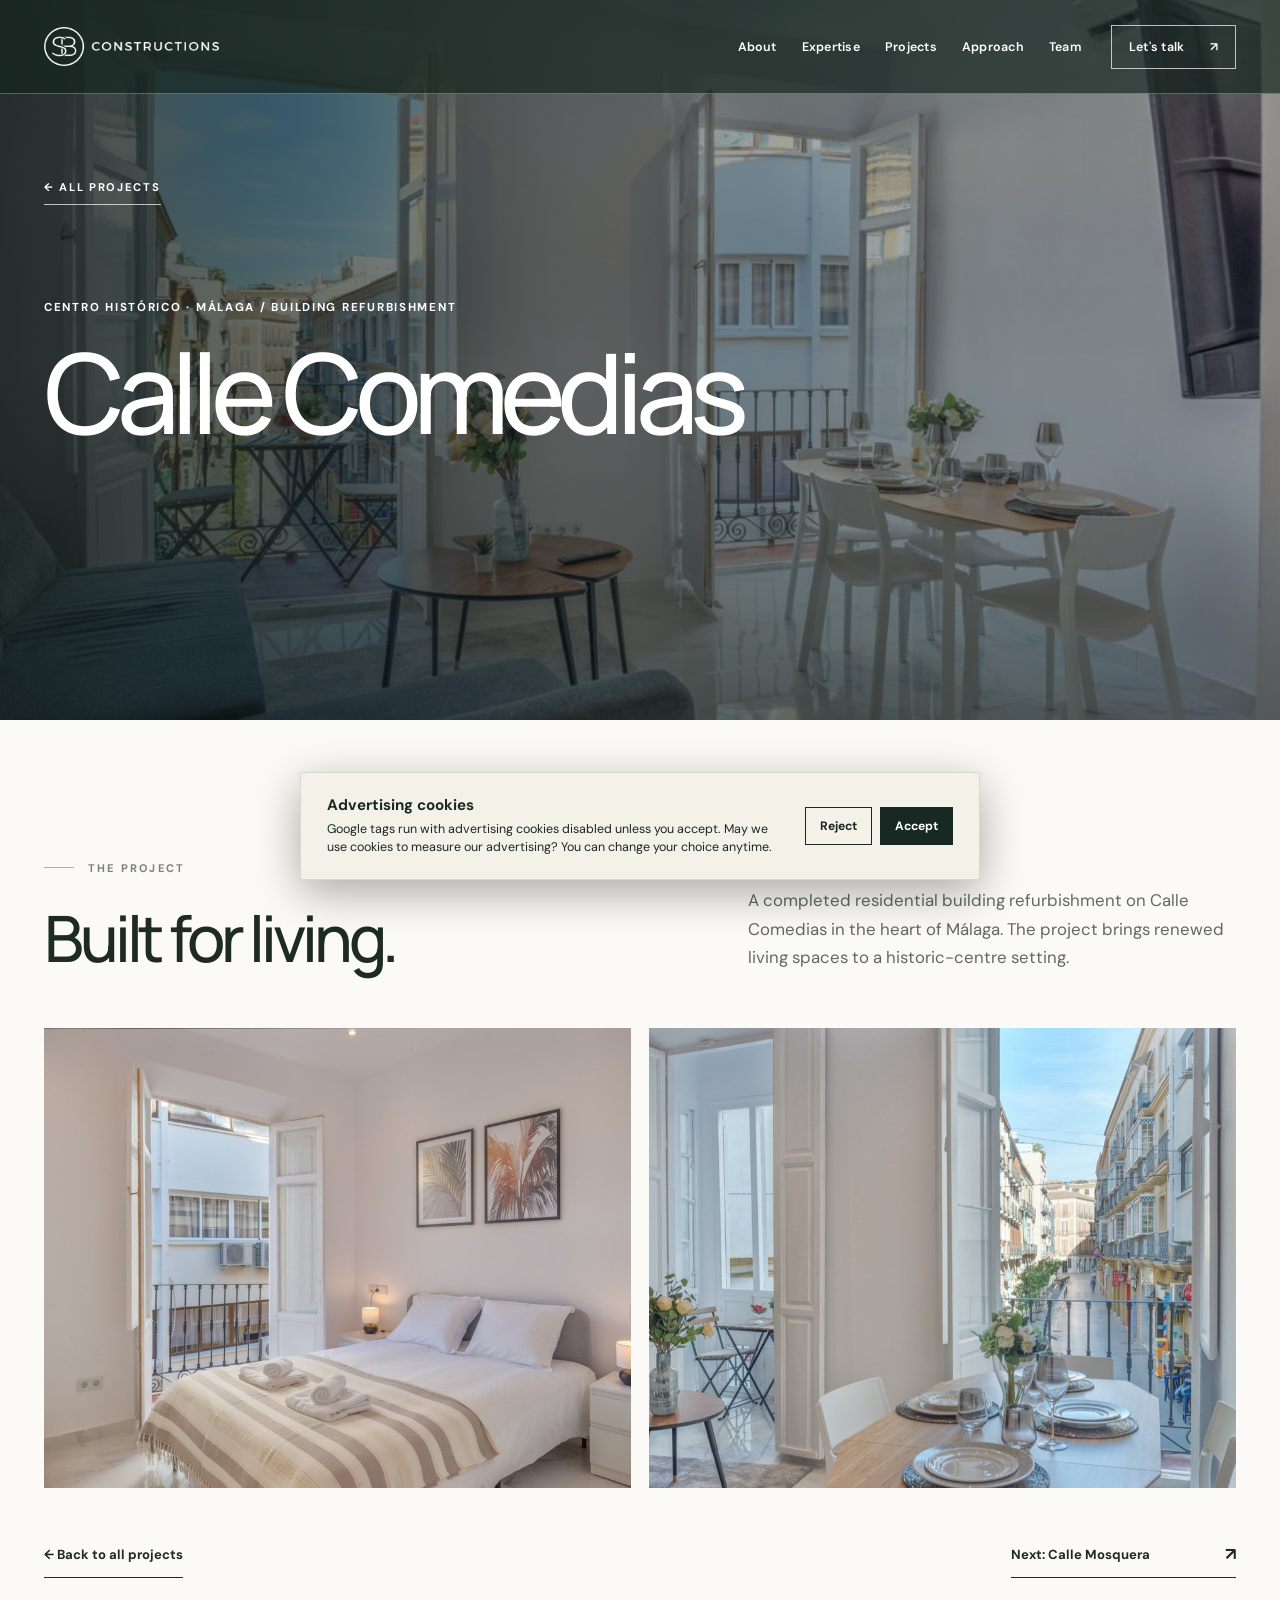
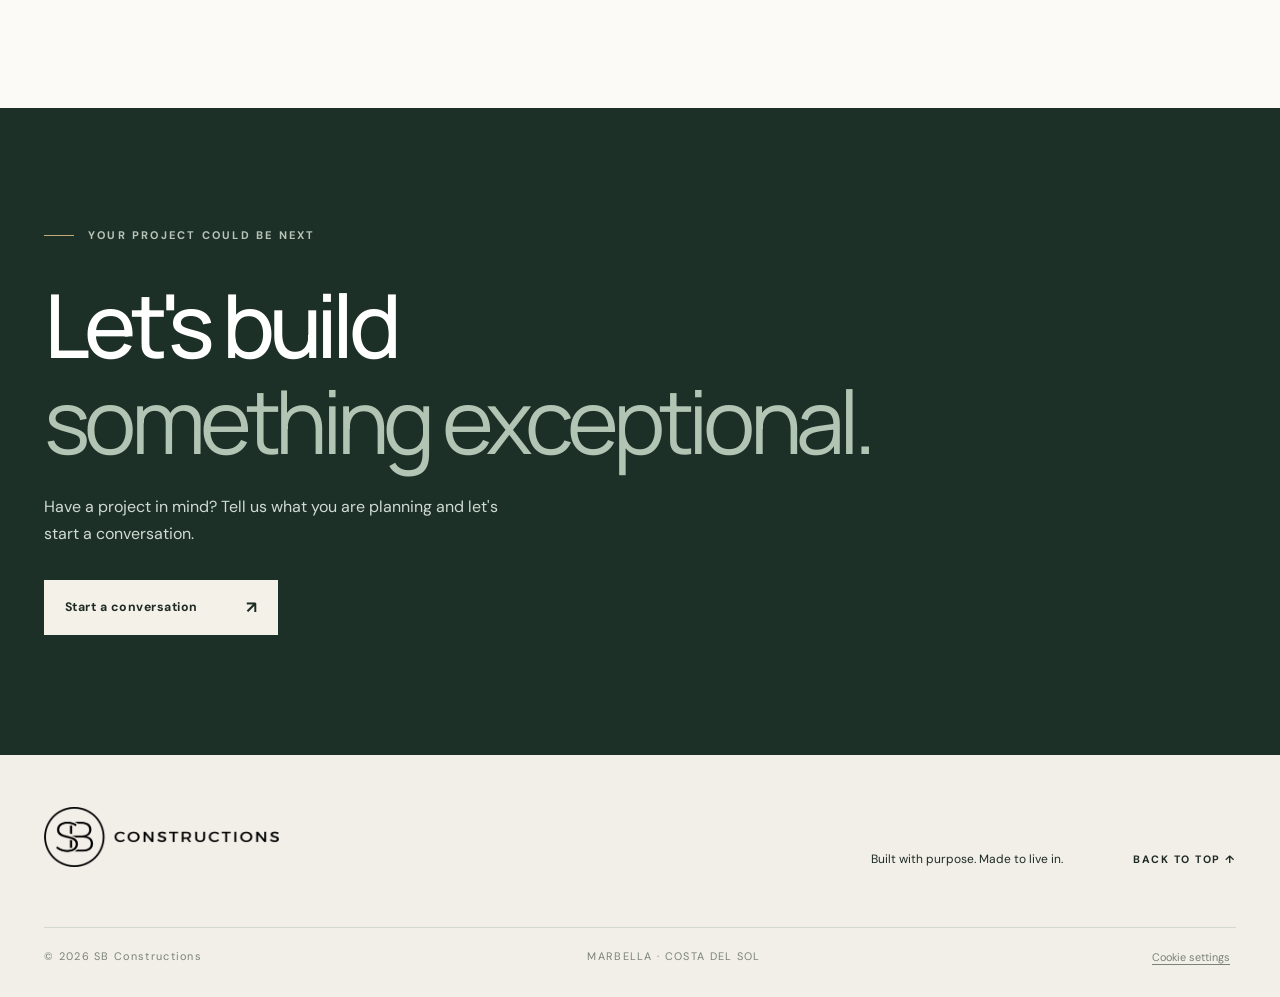
<file: projects/calle-comedias.html>
<!doctype html>
<html lang="en">
<head>
  <meta charset="utf-8">
  <meta name="viewport" content="width=device-width, initial-scale=1">
  <meta name="theme-color" content="#182822">
  <meta name="description" content="Explore the completed residential building refurbishment on Calle Comedias in Málaga’s historic centre by SB Constructions.">
  <title>Calle Comedias Refurbishment in Málaga | SB Constructions</title>
  <link rel="canonical" href="https://www.sbconstructions.es/projects/calle-comedias.html">
  <meta property="og:type" content="article">
  <meta property="og:site_name" content="SB Constructions">
  <meta property="og:title" content="Calle Comedias Refurbishment in Málaga | SB Constructions">
  <meta property="og:description" content="Explore the completed residential building refurbishment on Calle Comedias in Málaga’s historic centre by SB Constructions.">
  <meta property="og:url" content="https://www.sbconstructions.es/projects/calle-comedias.html">
  <meta property="og:image" content="https://www.sbconstructions.es/assets/calle-comedias-01.jpg">
  <meta property="og:image:alt" content="Calle Comedias completed project">
  <meta name="twitter:card" content="summary_large_image">
  <script>
    window.dataLayer = window.dataLayer || [];
    function gtag(){dataLayer.push(arguments);}
    gtag('consent', 'default', {
      ad_storage: 'denied',
      ad_user_data: 'denied',
      ad_personalization: 'denied',
      analytics_storage: 'denied'
    });
    try {
      if (localStorage.getItem('sb-constructions-ads-consent-v1') === 'accepted') {
        gtag('consent', 'update', {
          ad_storage: 'granted',
          ad_user_data: 'granted',
          ad_personalization: 'granted',
          analytics_storage: 'granted'
        });
      }
    } catch (_) {}
    gtag('js', new Date());
  </script>
  <script async src="https://www.googletagmanager.com/gtm.js?id=GTM-TQXJNLLV"></script>
  <link rel="preconnect" href="https://fonts.googleapis.com">
  <link rel="preconnect" href="https://fonts.gstatic.com" crossorigin>
  <link href="https://fonts.googleapis.com/css2?family=DM+Sans:wght@400;500;600;700&family=Manrope:wght@400;500;600;700;800&display=swap" rel="stylesheet">
  <link rel="stylesheet" href="../styles.css?v=20261111b">
  <link rel="stylesheet" href="../consent.css">
</head>
<body class="portfolio-page project-detail-page">
  <a class="skip-link" href="#main">Skip to content</a>
  <header class="site-header" id="top">
    <a class="brand" href="../index.html" aria-label="SB Constructions, home"><img src="../assets/sb-constructions-white.png" alt="" width="1000" height="228"></a>
    <button class="menu-toggle" type="button" aria-expanded="false" aria-controls="main-nav" aria-label="Open menu"><span></span><span></span></button>
    <nav id="main-nav" aria-label="Main navigation"><a href="../index.html#about">About</a><a href="../index.html#services">Expertise</a><a href="../projects.html" aria-current="page">Projects</a><a href="../index.html#approach">Approach</a><a href="../index.html#team">Team</a><a class="nav-contact" href="../index.html#contact">Let's talk <span aria-hidden="true">↗</span></a></nav>
  </header>
  <main id="main">
    <section class="detail-hero"><img src="../assets/calle-comedias-01.jpg" alt="Calle Comedias completed project" fetchpriority="high"><div class="portfolio-hero-shade"></div><div class="wrap detail-hero-content"><a class="back-link" href="../projects.html">← ALL PROJECTS</a><span class="detail-kicker">Centro Histórico · Málaga / Building refurbishment</span><h1>Calle Comedias</h1></div></section>
    <section class="detail-main section-pad"><div class="wrap"><div class="detail-intro"><div><span class="section-label"><span class="eyebrow-line"></span> THE PROJECT</span><h2>Built for living.</h2></div><div><span class="story-type">BUILDING REFURBISHMENT</span><p>A completed residential building refurbishment on Calle Comedias in the heart of Málaga. The project brings renewed living spaces to a historic-centre setting.</p></div></div><div class="detail-photo-grid"><img src="../assets/calle-comedias-02.jpg" alt="Calle Comedias project photograph 2 of 3" loading="lazy"><img src="../assets/calle-comedias-03.jpg" alt="Calle Comedias project photograph 3 of 3" loading="lazy"></div><div class="detail-bottom"><a class="text-link" href="../projects.html">← Back to all projects</a><a class="text-link" href="calle-mosquera.html">Next: Calle Mosquera <span aria-hidden="true">↗</span></a></div></div></section>
    <section class="contact-section portfolio-contact"><div class="wrap contact-inner"><div class="section-label"><span class="eyebrow-line"></span> YOUR PROJECT COULD BE NEXT</div><h2>Let's build<br><em>something exceptional.</em></h2><p>Have a project in mind? Tell us what you are planning and let's start a conversation.</p><a class="button button-cream" href="../index.html#contact">Start a conversation <span aria-hidden="true">↗</span></a></div></section>
  </main>
  <footer><div class="wrap footer-main"><a class="brand dark" href="../index.html" aria-label="SB Constructions, home"><img src="../assets/sb-constructions-black.png" alt="" width="1000" height="257"></a><div><span>Built with purpose. Made to live in.</span><a href="#top">BACK TO TOP ↑</a></div></div><div class="wrap footer-bottom"><span>© <span id="year">2026</span> SB Constructions</span><span>MARBELLA · COSTA DEL SOL</span></div></footer>
  <script src="../script.js"></script>
  <script src="../consent.js?v=20261111b"></script>
</body>
</html>
</file>
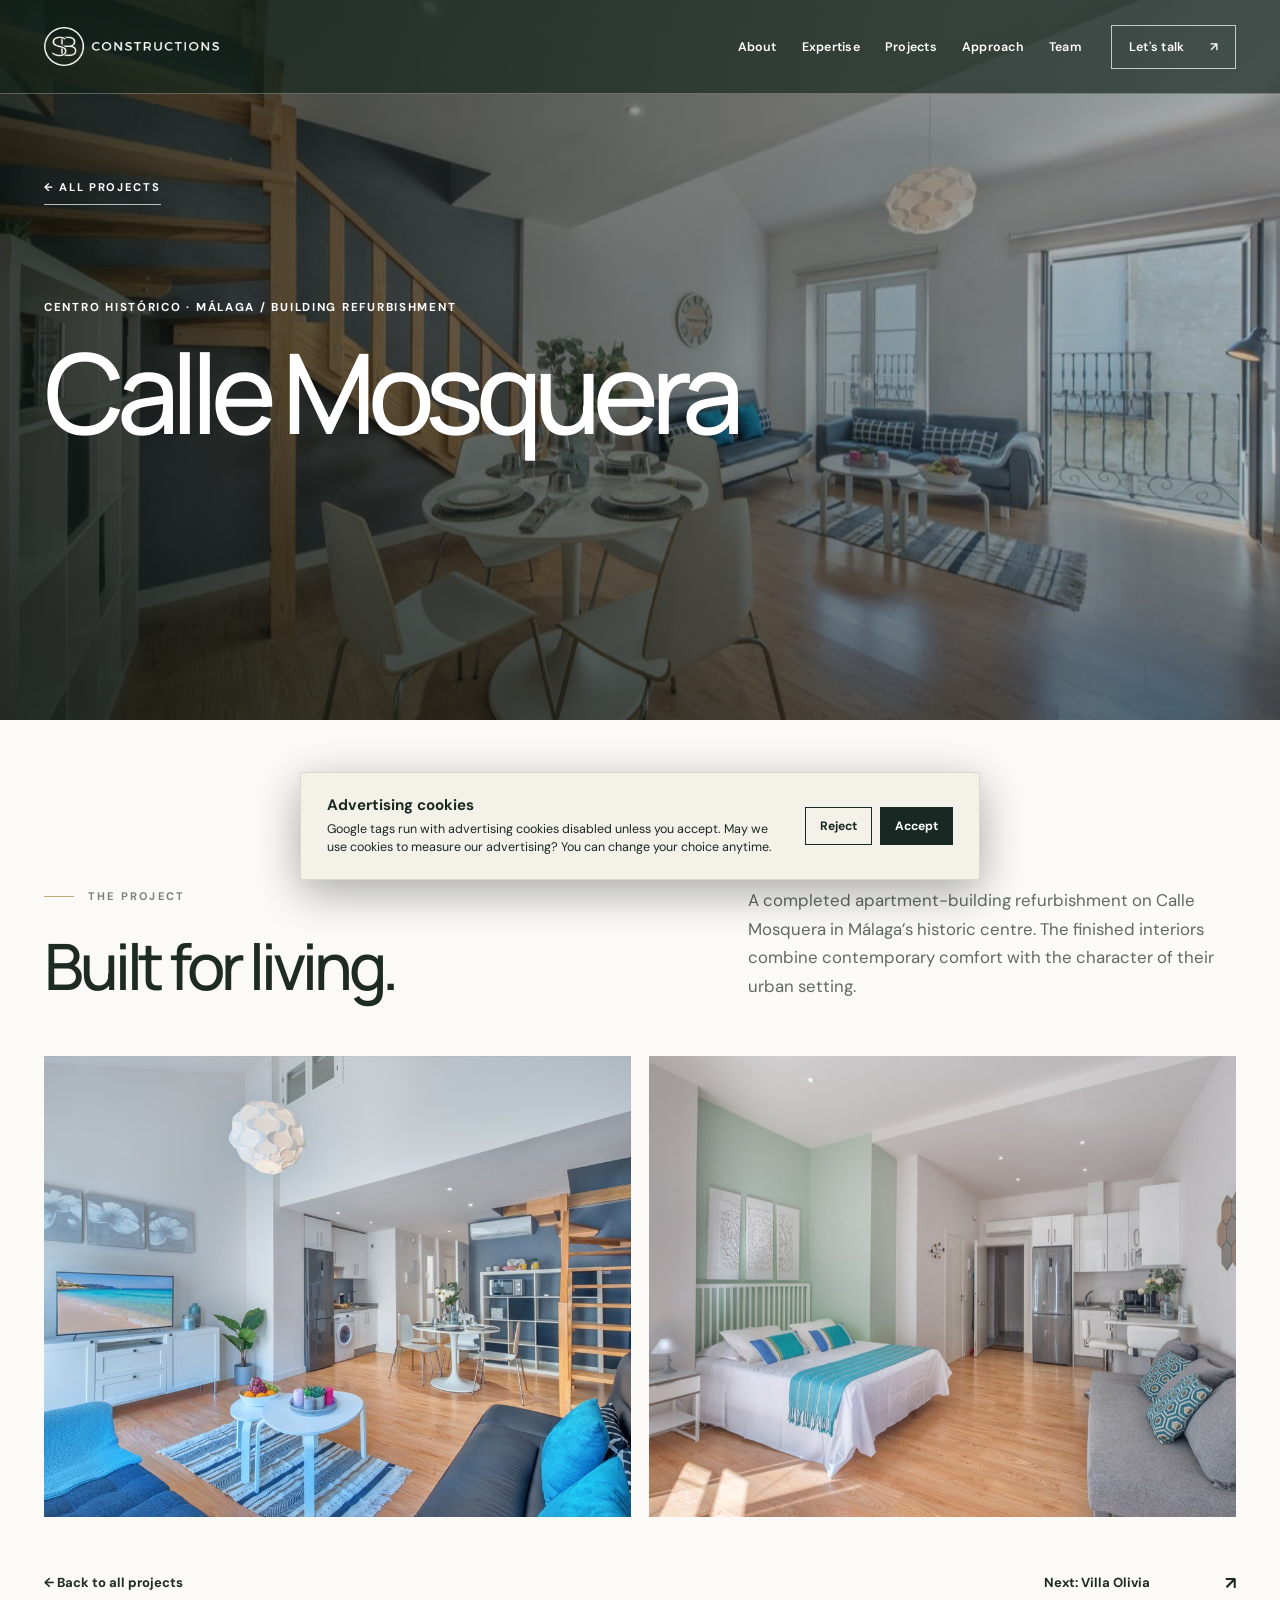
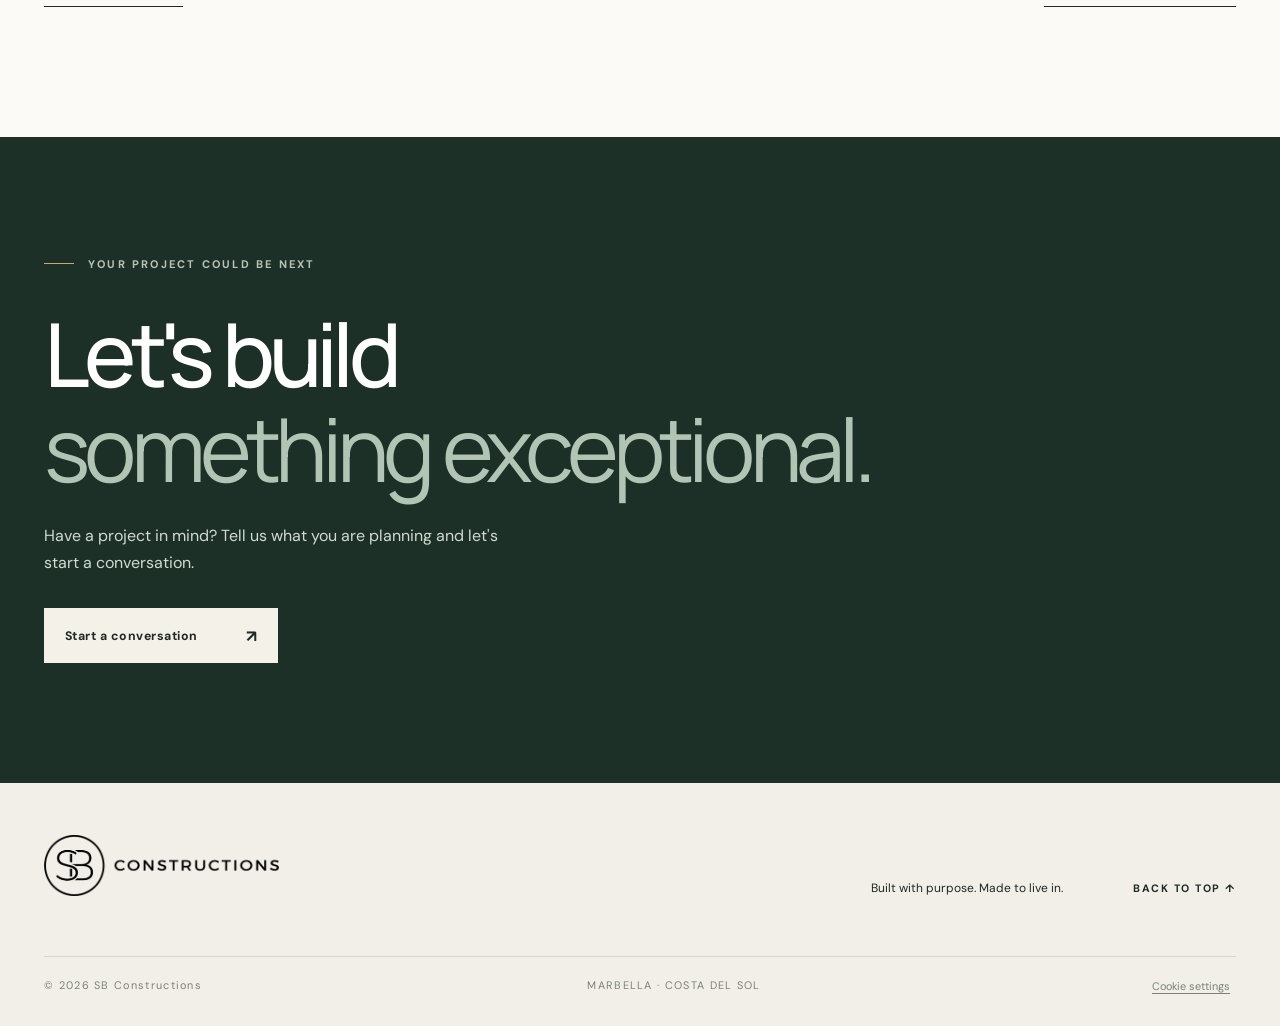
<file: projects/calle-mosquera.html>
<!doctype html>
<html lang="en">
<head>
  <meta charset="utf-8">
  <meta name="viewport" content="width=device-width, initial-scale=1">
  <meta name="theme-color" content="#182822">
  <meta name="description" content="Explore the completed apartment building refurbishment on Calle Mosquera in Málaga’s historic centre by SB Constructions.">
  <title>Calle Mosquera Refurbishment in Málaga | SB Constructions</title>
  <link rel="canonical" href="https://www.sbconstructions.es/projects/calle-mosquera.html">
  <meta property="og:type" content="article">
  <meta property="og:site_name" content="SB Constructions">
  <meta property="og:title" content="Calle Mosquera Refurbishment in Málaga | SB Constructions">
  <meta property="og:description" content="Explore the completed apartment building refurbishment on Calle Mosquera in Málaga’s historic centre by SB Constructions.">
  <meta property="og:url" content="https://www.sbconstructions.es/projects/calle-mosquera.html">
  <meta property="og:image" content="https://www.sbconstructions.es/assets/calle-mosquera-01.jpg">
  <meta property="og:image:alt" content="Calle Mosquera completed project">
  <meta name="twitter:card" content="summary_large_image">
  <script>
    window.dataLayer = window.dataLayer || [];
    function gtag(){dataLayer.push(arguments);}
    gtag('consent', 'default', {
      ad_storage: 'denied',
      ad_user_data: 'denied',
      ad_personalization: 'denied',
      analytics_storage: 'denied'
    });
    try {
      if (localStorage.getItem('sb-constructions-ads-consent-v1') === 'accepted') {
        gtag('consent', 'update', {
          ad_storage: 'granted',
          ad_user_data: 'granted',
          ad_personalization: 'granted',
          analytics_storage: 'granted'
        });
      }
    } catch (_) {}
    gtag('js', new Date());
  </script>
  <script async src="https://www.googletagmanager.com/gtm.js?id=GTM-TQXJNLLV"></script>
  <link rel="preconnect" href="https://fonts.googleapis.com">
  <link rel="preconnect" href="https://fonts.gstatic.com" crossorigin>
  <link href="https://fonts.googleapis.com/css2?family=DM+Sans:wght@400;500;600;700&family=Manrope:wght@400;500;600;700;800&display=swap" rel="stylesheet">
  <link rel="stylesheet" href="../styles.css?v=20261111b">
  <link rel="stylesheet" href="../consent.css">
</head>
<body class="portfolio-page project-detail-page">
  <a class="skip-link" href="#main">Skip to content</a>
  <header class="site-header" id="top">
    <a class="brand" href="../index.html" aria-label="SB Constructions, home"><img src="../assets/sb-constructions-white.png" alt="" width="1000" height="228"></a>
    <button class="menu-toggle" type="button" aria-expanded="false" aria-controls="main-nav" aria-label="Open menu"><span></span><span></span></button>
    <nav id="main-nav" aria-label="Main navigation"><a href="../index.html#about">About</a><a href="../index.html#services">Expertise</a><a href="../projects.html" aria-current="page">Projects</a><a href="../index.html#approach">Approach</a><a href="../index.html#team">Team</a><a class="nav-contact" href="../index.html#contact">Let's talk <span aria-hidden="true">↗</span></a></nav>
  </header>
  <main id="main">
    <section class="detail-hero"><img src="../assets/calle-mosquera-01.jpg" alt="Calle Mosquera completed project" fetchpriority="high"><div class="portfolio-hero-shade"></div><div class="wrap detail-hero-content"><a class="back-link" href="../projects.html">← ALL PROJECTS</a><span class="detail-kicker">Centro Histórico · Málaga / Building refurbishment</span><h1>Calle Mosquera</h1></div></section>
    <section class="detail-main section-pad"><div class="wrap"><div class="detail-intro"><div><span class="section-label"><span class="eyebrow-line"></span> THE PROJECT</span><h2>Built for living.</h2></div><div><span class="story-type">BUILDING REFURBISHMENT</span><p>A completed apartment-building refurbishment on Calle Mosquera in Málaga’s historic centre. The finished interiors combine contemporary comfort with the character of their urban setting.</p></div></div><div class="detail-photo-grid"><img src="../assets/calle-mosquera-02.jpg" alt="Calle Mosquera project photograph 2 of 3" loading="lazy"><img src="../assets/calle-mosquera-03.jpg" alt="Calle Mosquera project photograph 3 of 3" loading="lazy"></div><div class="detail-bottom"><a class="text-link" href="../projects.html">← Back to all projects</a><a class="text-link" href="villa-olivia.html">Next: Villa Olivia <span aria-hidden="true">↗</span></a></div></div></section>
    <section class="contact-section portfolio-contact"><div class="wrap contact-inner"><div class="section-label"><span class="eyebrow-line"></span> YOUR PROJECT COULD BE NEXT</div><h2>Let's build<br><em>something exceptional.</em></h2><p>Have a project in mind? Tell us what you are planning and let's start a conversation.</p><a class="button button-cream" href="../index.html#contact">Start a conversation <span aria-hidden="true">↗</span></a></div></section>
  </main>
  <footer><div class="wrap footer-main"><a class="brand dark" href="../index.html" aria-label="SB Constructions, home"><img src="../assets/sb-constructions-black.png" alt="" width="1000" height="257"></a><div><span>Built with purpose. Made to live in.</span><a href="#top">BACK TO TOP ↑</a></div></div><div class="wrap footer-bottom"><span>© <span id="year">2026</span> SB Constructions</span><span>MARBELLA · COSTA DEL SOL</span></div></footer>
  <script src="../script.js"></script>
  <script src="../consent.js?v=20261111b"></script>
</body>
</html>
</file>
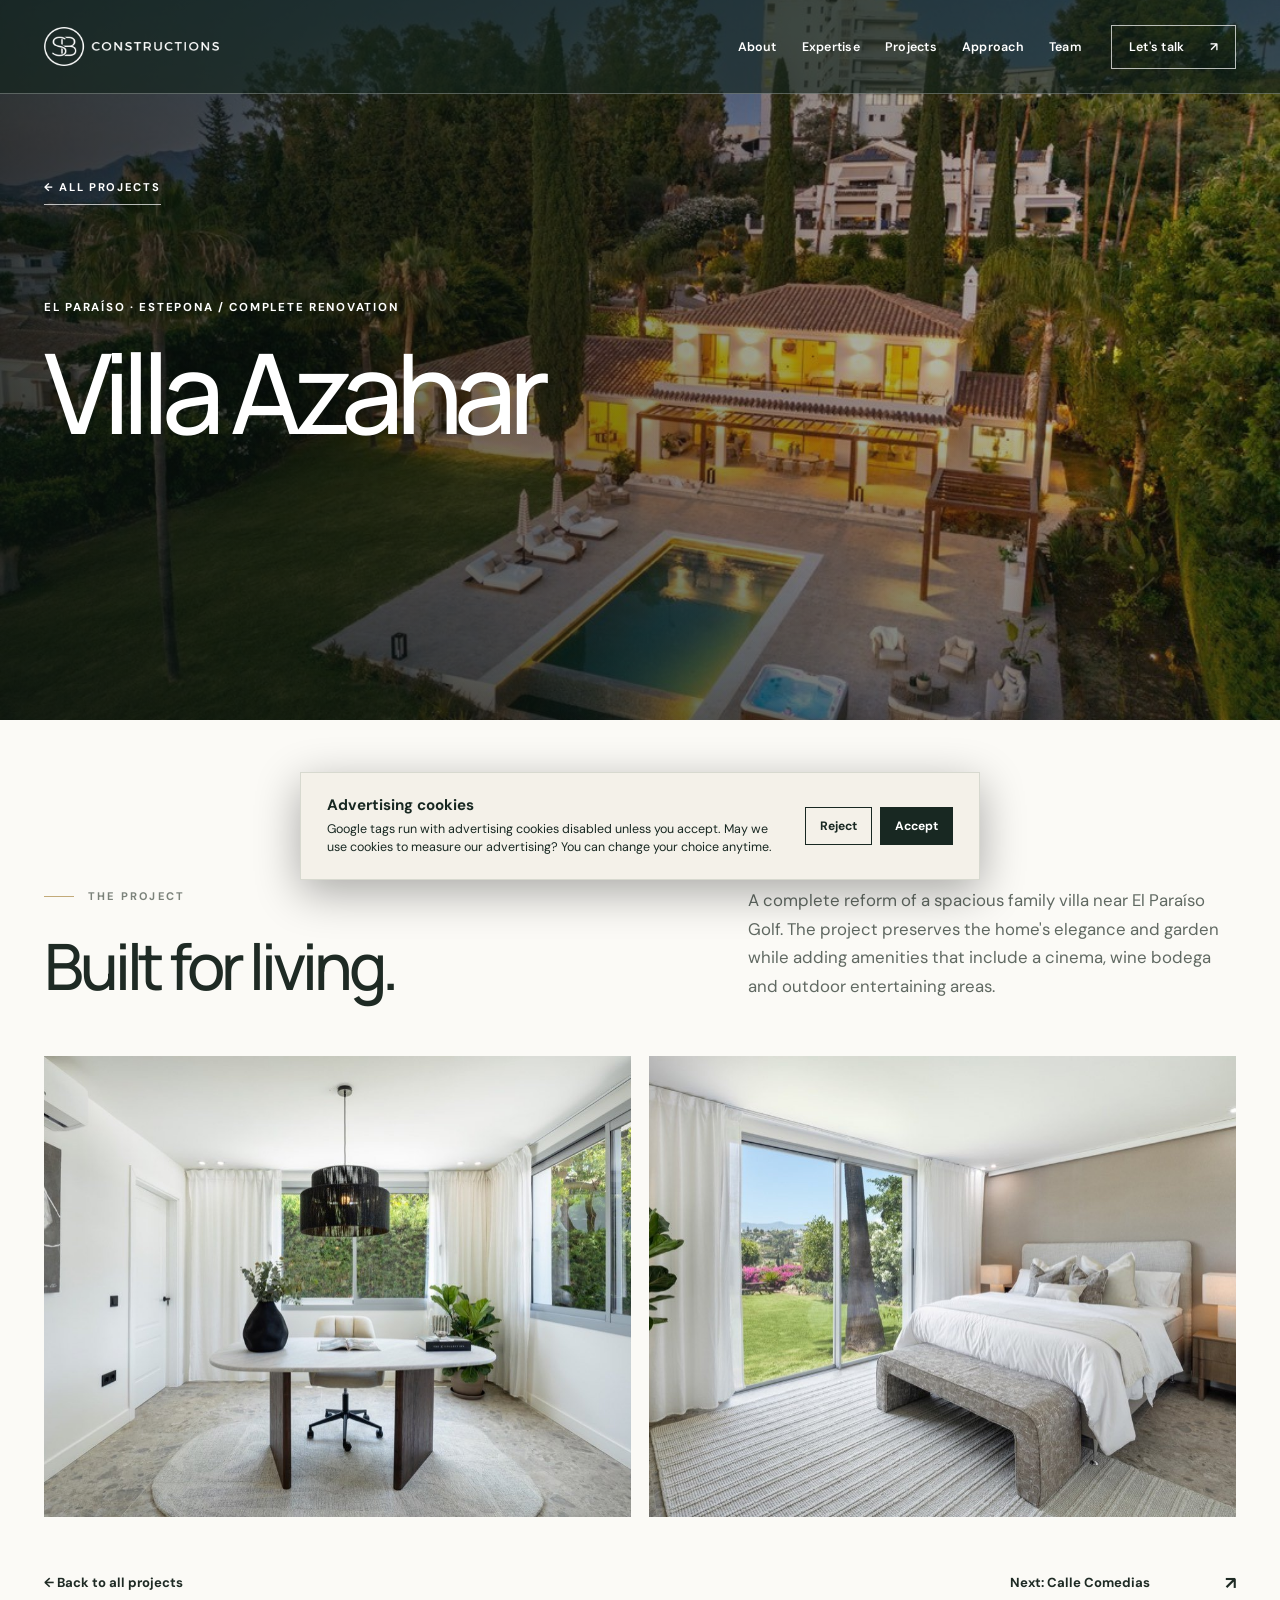
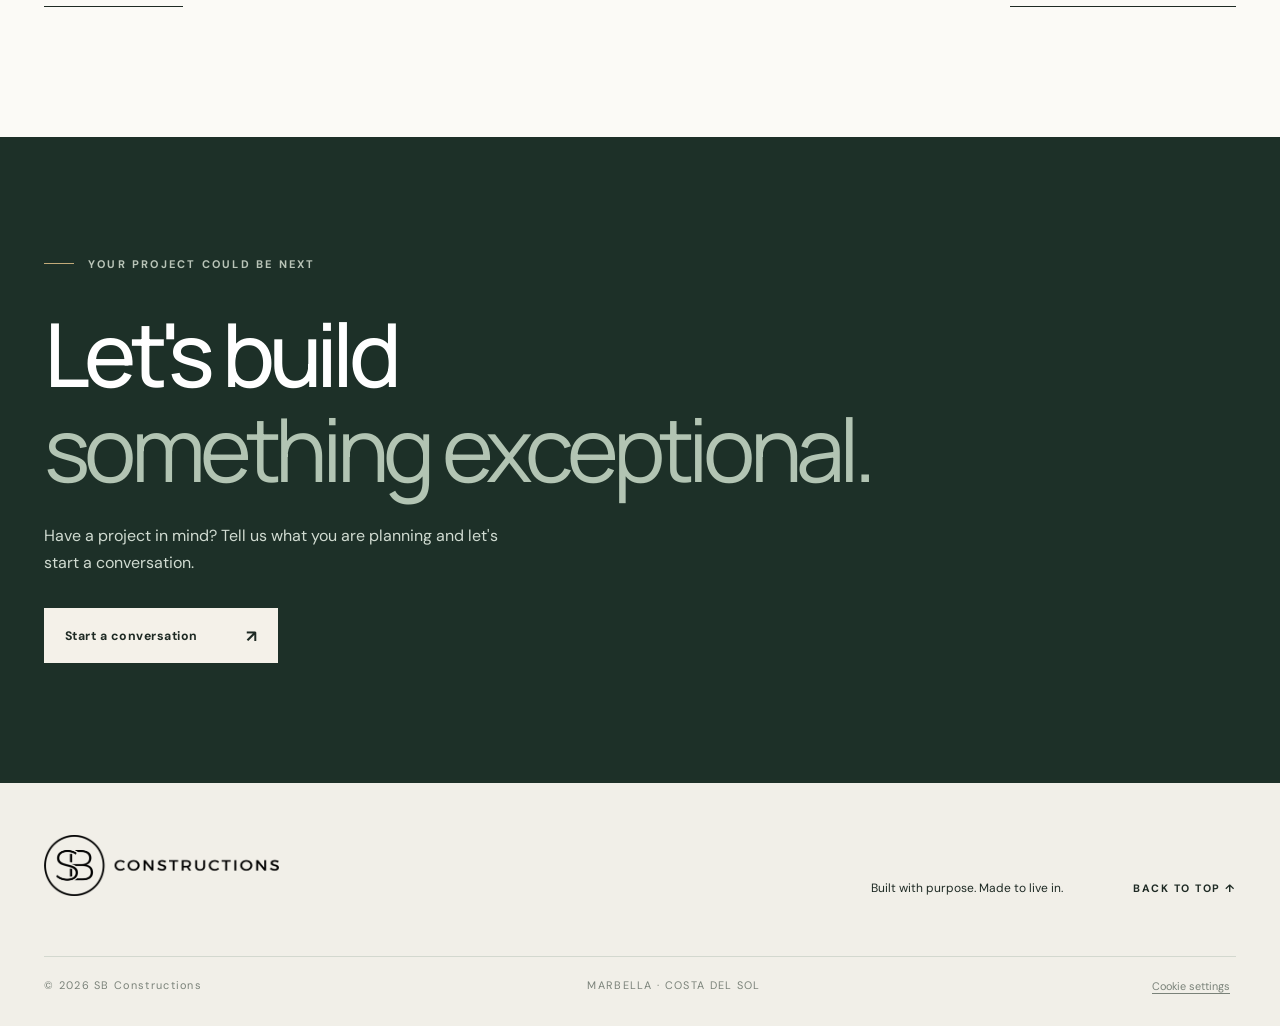
<file: projects/villa-azahar.html>
<!doctype html>
<html lang="en">
<head>
  <meta charset="utf-8">
  <meta name="viewport" content="width=device-width, initial-scale=1">
  <meta name="theme-color" content="#182822">
  <meta name="description" content="Explore Villa Azahar, a complete family-villa renovation near El Paraíso Golf in Estepona by SB Constructions.">
  <title>Villa Azahar Renovation in Estepona | SB Constructions</title>
  <link rel="canonical" href="https://www.sbconstructions.es/projects/villa-azahar.html">
  <meta property="og:type" content="article">
  <meta property="og:site_name" content="SB Constructions">
  <meta property="og:title" content="Villa Azahar Renovation in Estepona | SB Constructions">
  <meta property="og:description" content="Explore Villa Azahar, a complete family-villa renovation near El Paraíso Golf in Estepona by SB Constructions.">
  <meta property="og:url" content="https://www.sbconstructions.es/projects/villa-azahar.html">
  <meta property="og:image" content="https://www.sbconstructions.es/assets/villa-azahar-01.jpg">
  <meta property="og:image:alt" content="Villa Azahar completed project">
  <meta name="twitter:card" content="summary_large_image">
  <script>
    window.dataLayer = window.dataLayer || [];
    function gtag(){dataLayer.push(arguments);}
    gtag('consent', 'default', {
      ad_storage: 'denied',
      ad_user_data: 'denied',
      ad_personalization: 'denied',
      analytics_storage: 'denied'
    });
    try {
      if (localStorage.getItem('sb-constructions-ads-consent-v1') === 'accepted') {
        gtag('consent', 'update', {
          ad_storage: 'granted',
          ad_user_data: 'granted',
          ad_personalization: 'granted',
          analytics_storage: 'granted'
        });
      }
    } catch (_) {}
    gtag('js', new Date());
  </script>
  <script async src="https://www.googletagmanager.com/gtm.js?id=GTM-TQXJNLLV"></script>
  <link rel="preconnect" href="https://fonts.googleapis.com">
  <link rel="preconnect" href="https://fonts.gstatic.com" crossorigin>
  <link href="https://fonts.googleapis.com/css2?family=DM+Sans:wght@400;500;600;700&family=Manrope:wght@400;500;600;700;800&display=swap" rel="stylesheet">
  <link rel="stylesheet" href="../styles.css?v=20261111b">
  <link rel="stylesheet" href="../consent.css">
</head>
<body class="portfolio-page project-detail-page">
  <a class="skip-link" href="#main">Skip to content</a>
  <header class="site-header" id="top">
    <a class="brand" href="../index.html" aria-label="SB Constructions, home"><img src="../assets/sb-constructions-white.png" alt="" width="1000" height="228"></a>
    <button class="menu-toggle" type="button" aria-expanded="false" aria-controls="main-nav" aria-label="Open menu"><span></span><span></span></button>
    <nav id="main-nav" aria-label="Main navigation"><a href="../index.html#about">About</a><a href="../index.html#services">Expertise</a><a href="../projects.html" aria-current="page">Projects</a><a href="../index.html#approach">Approach</a><a href="../index.html#team">Team</a><a class="nav-contact" href="../index.html#contact">Let's talk <span aria-hidden="true">↗</span></a></nav>
  </header>
  <main id="main">
    <section class="detail-hero"><img src="../assets/villa-azahar-01.jpg" alt="Villa Azahar completed project" fetchpriority="high"><div class="portfolio-hero-shade"></div><div class="wrap detail-hero-content"><a class="back-link" href="../projects.html">← ALL PROJECTS</a><span class="detail-kicker">El Paraíso · Estepona / Complete renovation</span><h1>Villa Azahar</h1></div></section>
    <section class="detail-main section-pad"><div class="wrap"><div class="detail-intro"><div><span class="section-label"><span class="eyebrow-line"></span> THE PROJECT</span><h2>Built for living.</h2></div><div><span class="story-type">COMPLETE RENOVATION</span><p>A complete reform of a spacious family villa near El Paraíso Golf. The project preserves the home&#39;s elegance and garden while adding amenities that include a cinema, wine bodega and outdoor entertaining areas.</p></div></div><div class="detail-photo-grid"><img src="../assets/villa-azahar-02.jpg" alt="Villa Azahar project photograph 2 of 3" loading="lazy"><img src="../assets/villa-azahar-03.jpg" alt="Villa Azahar project photograph 3 of 3" loading="lazy"></div><div class="detail-bottom"><a class="text-link" href="../projects.html">← Back to all projects</a><a class="text-link" href="calle-comedias.html">Next: Calle Comedias <span aria-hidden="true">↗</span></a></div></div></section>
    <section class="contact-section portfolio-contact"><div class="wrap contact-inner"><div class="section-label"><span class="eyebrow-line"></span> YOUR PROJECT COULD BE NEXT</div><h2>Let's build<br><em>something exceptional.</em></h2><p>Have a project in mind? Tell us what you are planning and let's start a conversation.</p><a class="button button-cream" href="../index.html#contact">Start a conversation <span aria-hidden="true">↗</span></a></div></section>
  </main>
  <footer><div class="wrap footer-main"><a class="brand dark" href="../index.html" aria-label="SB Constructions, home"><img src="../assets/sb-constructions-black.png" alt="" width="1000" height="257"></a><div><span>Built with purpose. Made to live in.</span><a href="#top">BACK TO TOP ↑</a></div></div><div class="wrap footer-bottom"><span>© <span id="year">2026</span> SB Constructions</span><span>MARBELLA · COSTA DEL SOL</span></div></footer>
  <script src="../script.js"></script>
  <script src="../consent.js?v=20261111b"></script>
</body>
</html>
</file>
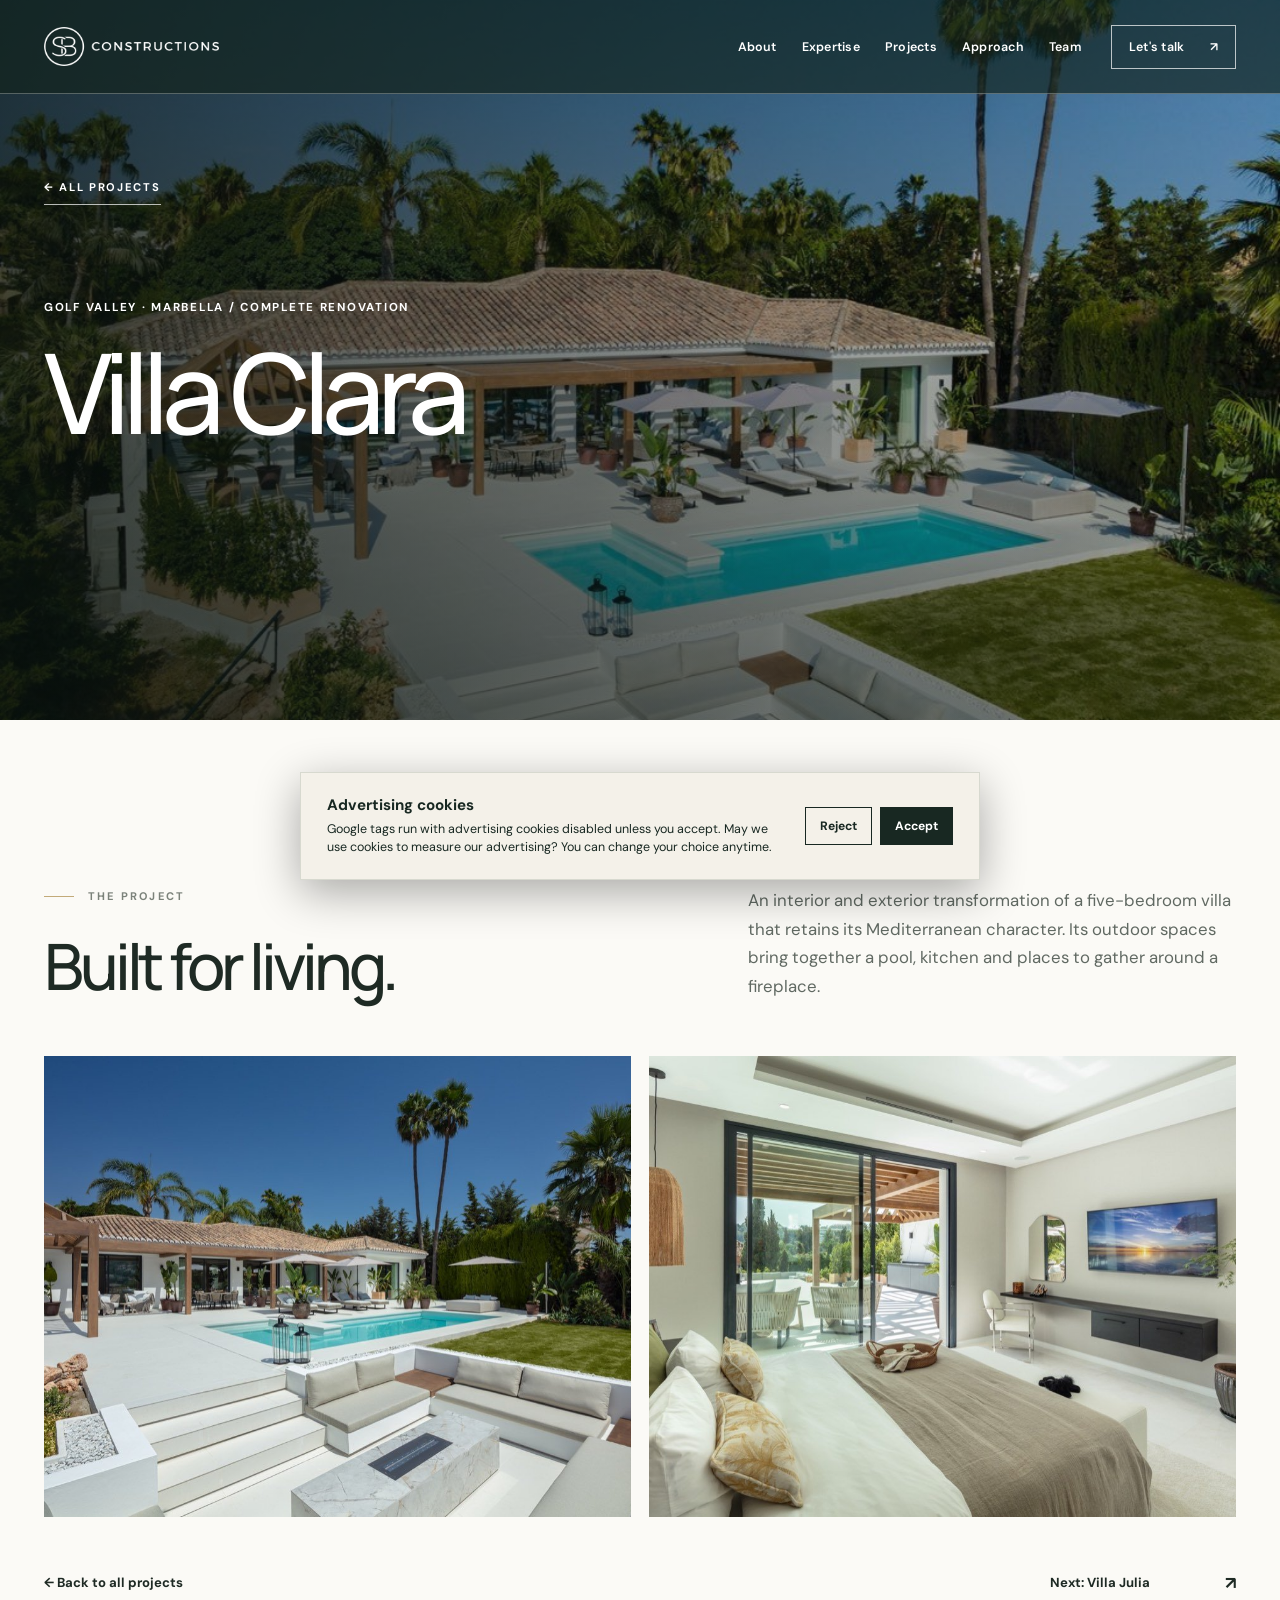
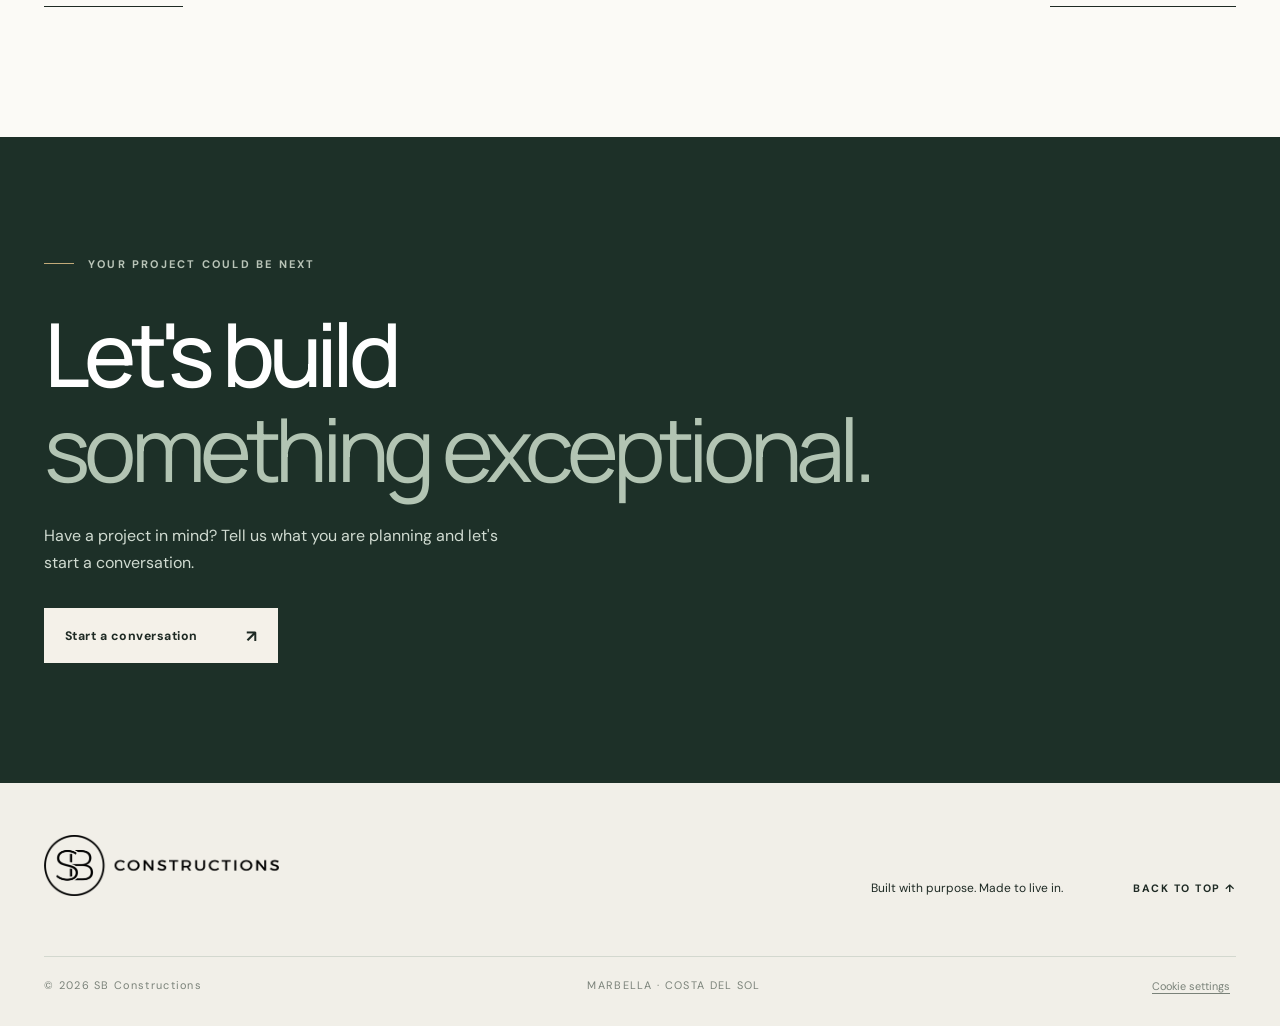
<file: projects/villa-clara.html>
<!doctype html>
<html lang="en">
<head>
  <meta charset="utf-8">
  <meta name="viewport" content="width=device-width, initial-scale=1">
  <meta name="theme-color" content="#182822">
  <meta name="description" content="Explore the interior and exterior renovation of Villa Clara in Marbella’s Golf Valley, completed by SB Constructions.">
  <title>Villa Clara Renovation in Marbella | SB Constructions</title>
  <link rel="canonical" href="https://www.sbconstructions.es/projects/villa-clara.html">
  <meta property="og:type" content="article">
  <meta property="og:site_name" content="SB Constructions">
  <meta property="og:title" content="Villa Clara Renovation in Marbella | SB Constructions">
  <meta property="og:description" content="Explore the interior and exterior renovation of Villa Clara in Marbella’s Golf Valley, completed by SB Constructions.">
  <meta property="og:url" content="https://www.sbconstructions.es/projects/villa-clara.html">
  <meta property="og:image" content="https://www.sbconstructions.es/assets/villa-clara-01.jpg">
  <meta property="og:image:alt" content="Villa Clara completed project">
  <meta name="twitter:card" content="summary_large_image">
  <script>
    window.dataLayer = window.dataLayer || [];
    function gtag(){dataLayer.push(arguments);}
    gtag('consent', 'default', {
      ad_storage: 'denied',
      ad_user_data: 'denied',
      ad_personalization: 'denied',
      analytics_storage: 'denied'
    });
    try {
      if (localStorage.getItem('sb-constructions-ads-consent-v1') === 'accepted') {
        gtag('consent', 'update', {
          ad_storage: 'granted',
          ad_user_data: 'granted',
          ad_personalization: 'granted',
          analytics_storage: 'granted'
        });
      }
    } catch (_) {}
    gtag('js', new Date());
  </script>
  <script async src="https://www.googletagmanager.com/gtm.js?id=GTM-TQXJNLLV"></script>
  <link rel="preconnect" href="https://fonts.googleapis.com">
  <link rel="preconnect" href="https://fonts.gstatic.com" crossorigin>
  <link href="https://fonts.googleapis.com/css2?family=DM+Sans:wght@400;500;600;700&family=Manrope:wght@400;500;600;700;800&display=swap" rel="stylesheet">
  <link rel="stylesheet" href="../styles.css?v=20261111b">
  <link rel="stylesheet" href="../consent.css">
</head>
<body class="portfolio-page project-detail-page">
  <a class="skip-link" href="#main">Skip to content</a>
  <header class="site-header" id="top">
    <a class="brand" href="../index.html" aria-label="SB Constructions, home"><img src="../assets/sb-constructions-white.png" alt="" width="1000" height="228"></a>
    <button class="menu-toggle" type="button" aria-expanded="false" aria-controls="main-nav" aria-label="Open menu"><span></span><span></span></button>
    <nav id="main-nav" aria-label="Main navigation"><a href="../index.html#about">About</a><a href="../index.html#services">Expertise</a><a href="../projects.html" aria-current="page">Projects</a><a href="../index.html#approach">Approach</a><a href="../index.html#team">Team</a><a class="nav-contact" href="../index.html#contact">Let's talk <span aria-hidden="true">↗</span></a></nav>
  </header>
  <main id="main">
    <section class="detail-hero"><img src="../assets/villa-clara-01.jpg" alt="Villa Clara completed project" fetchpriority="high"><div class="portfolio-hero-shade"></div><div class="wrap detail-hero-content"><a class="back-link" href="../projects.html">← ALL PROJECTS</a><span class="detail-kicker">Golf Valley · Marbella / Complete renovation</span><h1>Villa Clara</h1></div></section>
    <section class="detail-main section-pad"><div class="wrap"><div class="detail-intro"><div><span class="section-label"><span class="eyebrow-line"></span> THE PROJECT</span><h2>Built for living.</h2></div><div><span class="story-type">COMPLETE RENOVATION</span><p>An interior and exterior transformation of a five-bedroom villa that retains its Mediterranean character. Its outdoor spaces bring together a pool, kitchen and places to gather around a fireplace.</p></div></div><div class="detail-photo-grid"><img src="../assets/villa-clara-02.jpg" alt="Villa Clara project photograph 2 of 3" loading="lazy"><img src="../assets/villa-clara-03.jpg" alt="Villa Clara project photograph 3 of 3" loading="lazy"></div><div class="detail-bottom"><a class="text-link" href="../projects.html">← Back to all projects</a><a class="text-link" href="villa-julia.html">Next: Villa Julia <span aria-hidden="true">↗</span></a></div></div></section>
    <section class="contact-section portfolio-contact"><div class="wrap contact-inner"><div class="section-label"><span class="eyebrow-line"></span> YOUR PROJECT COULD BE NEXT</div><h2>Let's build<br><em>something exceptional.</em></h2><p>Have a project in mind? Tell us what you are planning and let's start a conversation.</p><a class="button button-cream" href="../index.html#contact">Start a conversation <span aria-hidden="true">↗</span></a></div></section>
  </main>
  <footer><div class="wrap footer-main"><a class="brand dark" href="../index.html" aria-label="SB Constructions, home"><img src="../assets/sb-constructions-black.png" alt="" width="1000" height="257"></a><div><span>Built with purpose. Made to live in.</span><a href="#top">BACK TO TOP ↑</a></div></div><div class="wrap footer-bottom"><span>© <span id="year">2026</span> SB Constructions</span><span>MARBELLA · COSTA DEL SOL</span></div></footer>
  <script src="../script.js"></script>
  <script src="../consent.js?v=20261111b"></script>
</body>
</html>
</file>
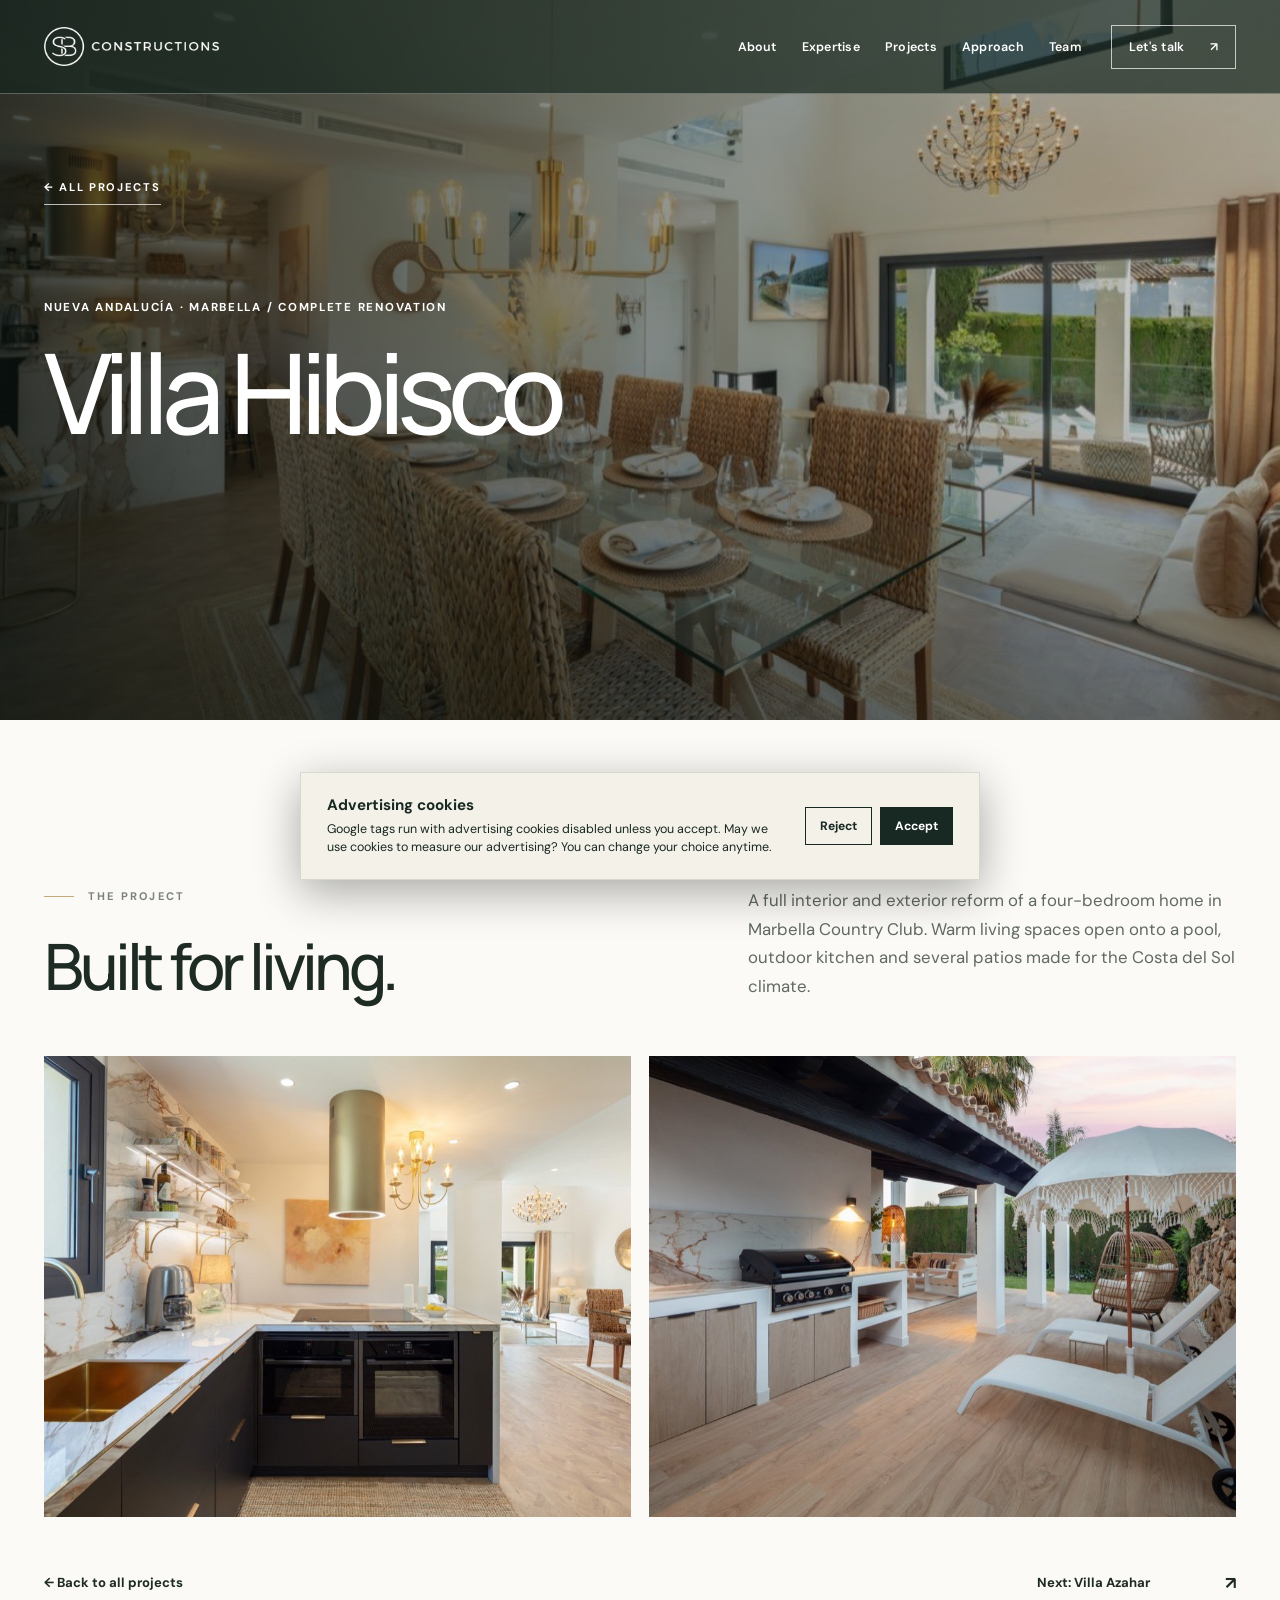
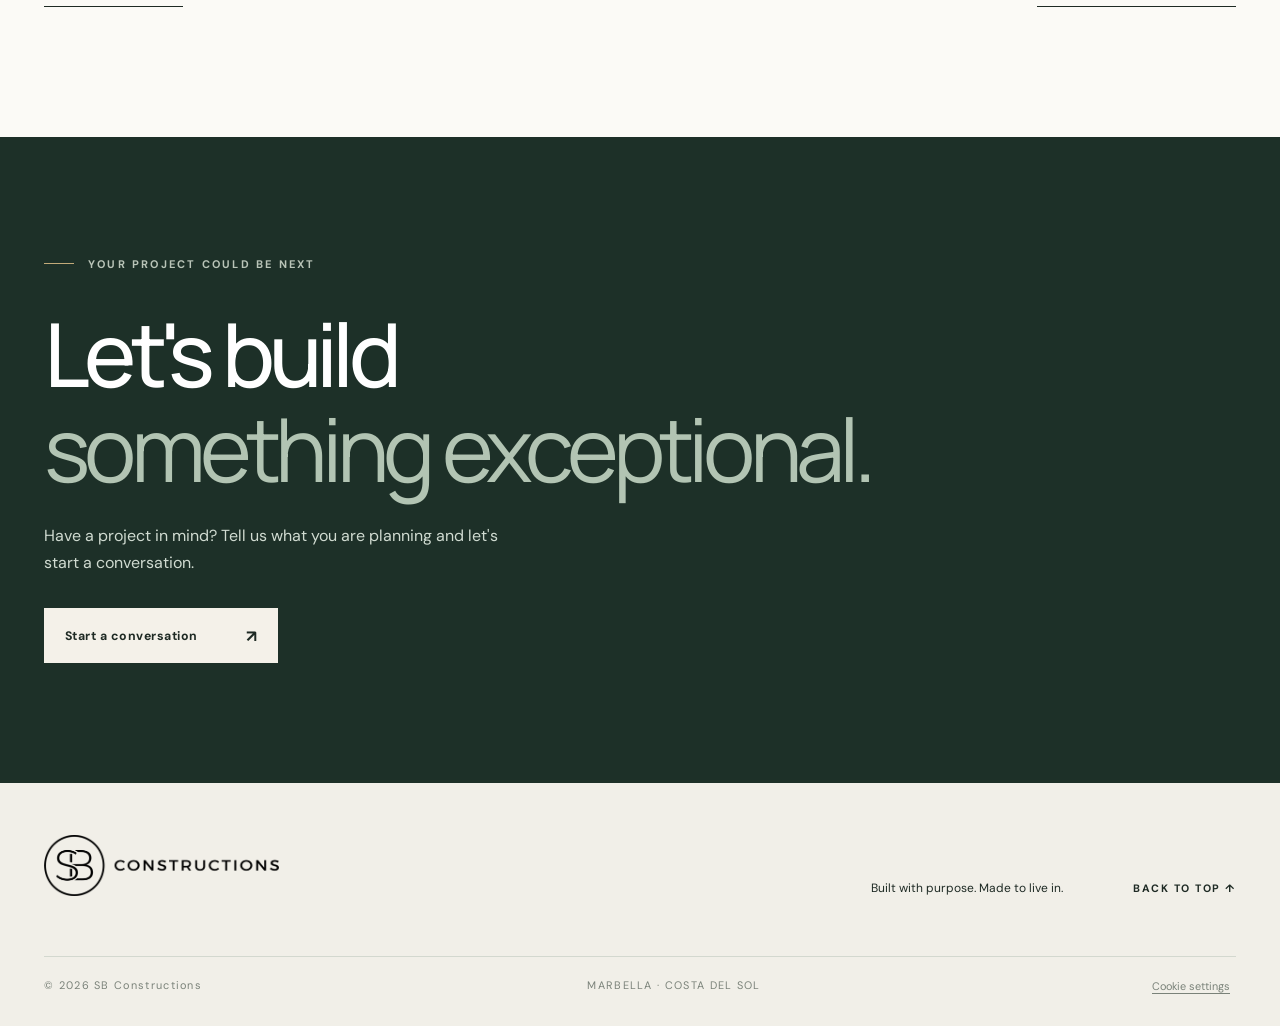
<file: projects/villa-hibisco.html>
<!doctype html>
<html lang="en">
<head>
  <meta charset="utf-8">
  <meta name="viewport" content="width=device-width, initial-scale=1">
  <meta name="theme-color" content="#182822">
  <meta name="description" content="Explore Villa Hibisco, a four-bedroom interior and exterior renovation in Nueva Andalucía by SB Constructions.">
  <title>Villa Hibisco Renovation in Marbella | SB Constructions</title>
  <link rel="canonical" href="https://www.sbconstructions.es/projects/villa-hibisco.html">
  <meta property="og:type" content="article">
  <meta property="og:site_name" content="SB Constructions">
  <meta property="og:title" content="Villa Hibisco Renovation in Marbella | SB Constructions">
  <meta property="og:description" content="Explore Villa Hibisco, a four-bedroom interior and exterior renovation in Nueva Andalucía by SB Constructions.">
  <meta property="og:url" content="https://www.sbconstructions.es/projects/villa-hibisco.html">
  <meta property="og:image" content="https://www.sbconstructions.es/assets/villa-hibisco-01.jpg">
  <meta property="og:image:alt" content="Villa Hibisco completed project">
  <meta name="twitter:card" content="summary_large_image">
  <script>
    window.dataLayer = window.dataLayer || [];
    function gtag(){dataLayer.push(arguments);}
    gtag('consent', 'default', {
      ad_storage: 'denied',
      ad_user_data: 'denied',
      ad_personalization: 'denied',
      analytics_storage: 'denied'
    });
    try {
      if (localStorage.getItem('sb-constructions-ads-consent-v1') === 'accepted') {
        gtag('consent', 'update', {
          ad_storage: 'granted',
          ad_user_data: 'granted',
          ad_personalization: 'granted',
          analytics_storage: 'granted'
        });
      }
    } catch (_) {}
    gtag('js', new Date());
  </script>
  <script async src="https://www.googletagmanager.com/gtm.js?id=GTM-TQXJNLLV"></script>
  <link rel="preconnect" href="https://fonts.googleapis.com">
  <link rel="preconnect" href="https://fonts.gstatic.com" crossorigin>
  <link href="https://fonts.googleapis.com/css2?family=DM+Sans:wght@400;500;600;700&family=Manrope:wght@400;500;600;700;800&display=swap" rel="stylesheet">
  <link rel="stylesheet" href="../styles.css?v=20261111b">
  <link rel="stylesheet" href="../consent.css">
</head>
<body class="portfolio-page project-detail-page">
  <a class="skip-link" href="#main">Skip to content</a>
  <header class="site-header" id="top">
    <a class="brand" href="../index.html" aria-label="SB Constructions, home"><img src="../assets/sb-constructions-white.png" alt="" width="1000" height="228"></a>
    <button class="menu-toggle" type="button" aria-expanded="false" aria-controls="main-nav" aria-label="Open menu"><span></span><span></span></button>
    <nav id="main-nav" aria-label="Main navigation"><a href="../index.html#about">About</a><a href="../index.html#services">Expertise</a><a href="../projects.html" aria-current="page">Projects</a><a href="../index.html#approach">Approach</a><a href="../index.html#team">Team</a><a class="nav-contact" href="../index.html#contact">Let's talk <span aria-hidden="true">↗</span></a></nav>
  </header>
  <main id="main">
    <section class="detail-hero"><img src="../assets/villa-hibisco-01.jpg" alt="Villa Hibisco completed project" fetchpriority="high"><div class="portfolio-hero-shade"></div><div class="wrap detail-hero-content"><a class="back-link" href="../projects.html">← ALL PROJECTS</a><span class="detail-kicker">Nueva Andalucía · Marbella / Complete renovation</span><h1>Villa Hibisco</h1></div></section>
    <section class="detail-main section-pad"><div class="wrap"><div class="detail-intro"><div><span class="section-label"><span class="eyebrow-line"></span> THE PROJECT</span><h2>Built for living.</h2></div><div><span class="story-type">COMPLETE RENOVATION</span><p>A full interior and exterior reform of a four-bedroom home in Marbella Country Club. Warm living spaces open onto a pool, outdoor kitchen and several patios made for the Costa del Sol climate.</p></div></div><div class="detail-photo-grid"><img src="../assets/villa-hibisco-02.jpg" alt="Villa Hibisco project photograph 2 of 3" loading="lazy"><img src="../assets/villa-hibisco-03.jpg" alt="Villa Hibisco project photograph 3 of 3" loading="lazy"></div><div class="detail-bottom"><a class="text-link" href="../projects.html">← Back to all projects</a><a class="text-link" href="villa-azahar.html">Next: Villa Azahar <span aria-hidden="true">↗</span></a></div></div></section>
    <section class="contact-section portfolio-contact"><div class="wrap contact-inner"><div class="section-label"><span class="eyebrow-line"></span> YOUR PROJECT COULD BE NEXT</div><h2>Let's build<br><em>something exceptional.</em></h2><p>Have a project in mind? Tell us what you are planning and let's start a conversation.</p><a class="button button-cream" href="../index.html#contact">Start a conversation <span aria-hidden="true">↗</span></a></div></section>
  </main>
  <footer><div class="wrap footer-main"><a class="brand dark" href="../index.html" aria-label="SB Constructions, home"><img src="../assets/sb-constructions-black.png" alt="" width="1000" height="257"></a><div><span>Built with purpose. Made to live in.</span><a href="#top">BACK TO TOP ↑</a></div></div><div class="wrap footer-bottom"><span>© <span id="year">2026</span> SB Constructions</span><span>MARBELLA · COSTA DEL SOL</span></div></footer>
  <script src="../script.js"></script>
  <script src="../consent.js?v=20261111b"></script>
</body>
</html>
</file>
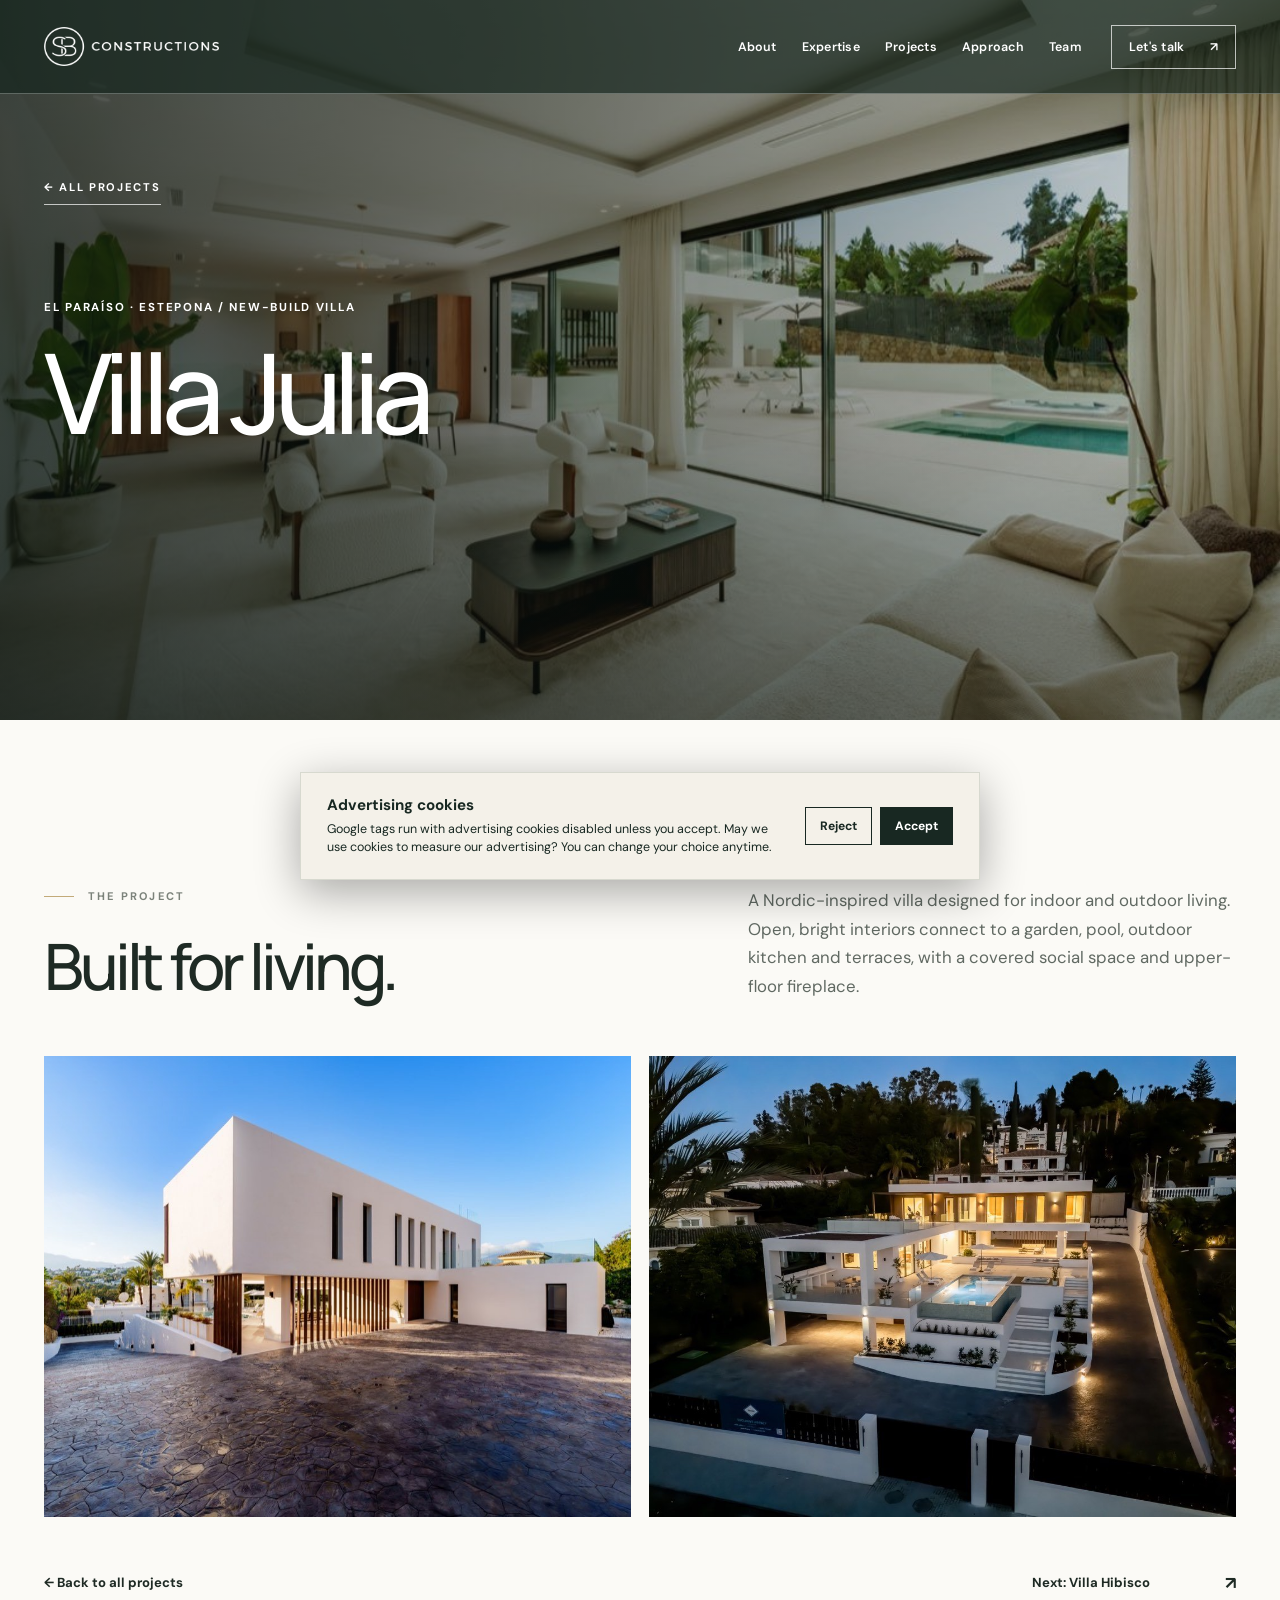
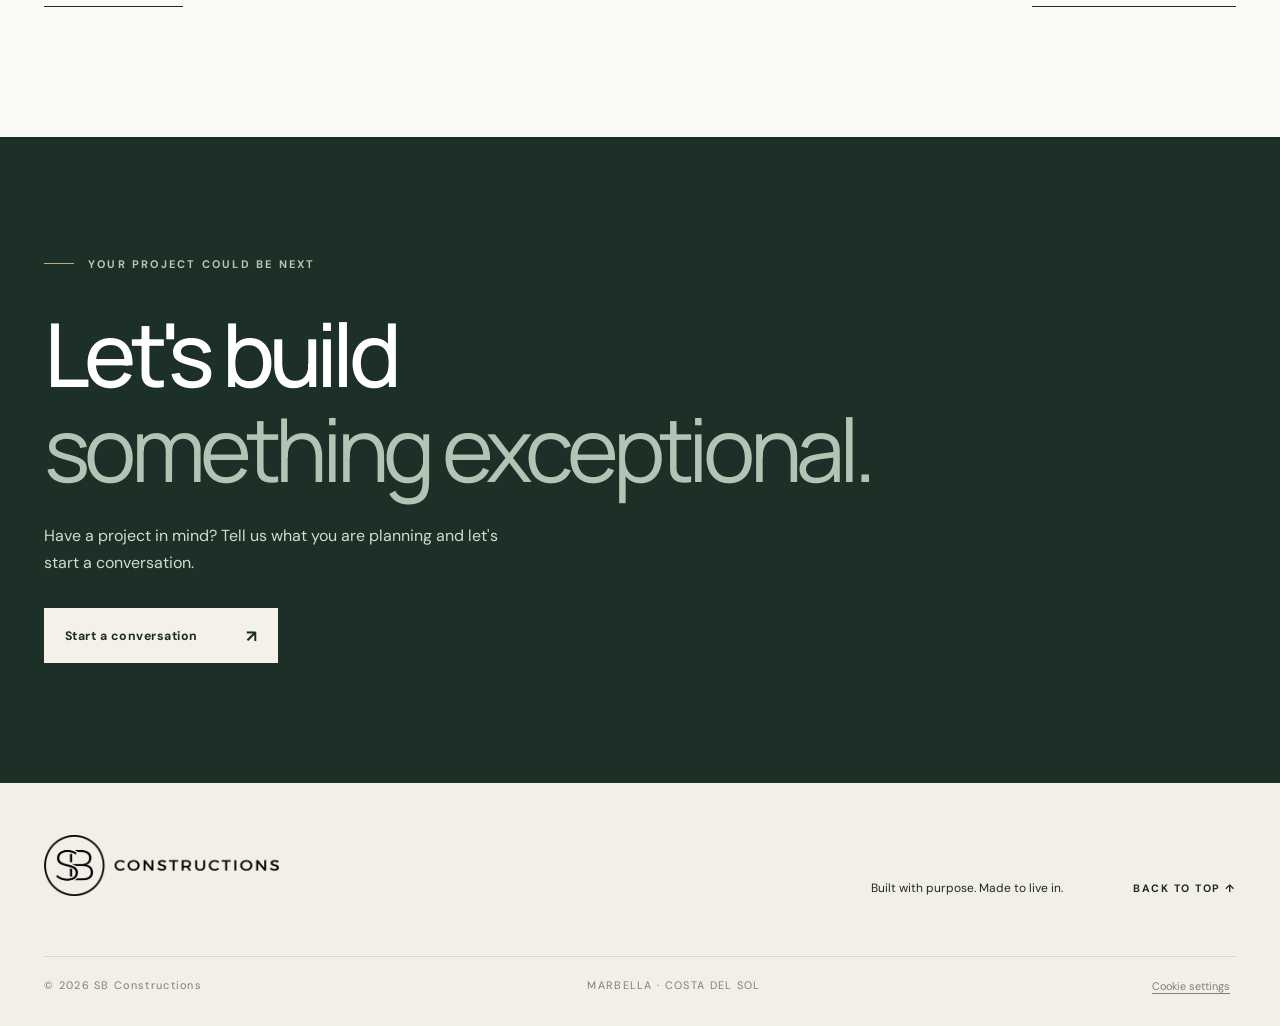
<file: projects/villa-julia.html>
<!doctype html>
<html lang="en">
<head>
  <meta charset="utf-8">
  <meta name="viewport" content="width=device-width, initial-scale=1">
  <meta name="theme-color" content="#182822">
  <meta name="description" content="Explore Villa Julia, a Nordic-inspired new-build villa in El Paraíso, Estepona, completed by SB Constructions.">
  <title>Villa Julia New-Build in Estepona | SB Constructions</title>
  <link rel="canonical" href="https://www.sbconstructions.es/projects/villa-julia.html">
  <meta property="og:type" content="article">
  <meta property="og:site_name" content="SB Constructions">
  <meta property="og:title" content="Villa Julia New-Build in Estepona | SB Constructions">
  <meta property="og:description" content="Explore Villa Julia, a Nordic-inspired new-build villa in El Paraíso, Estepona, completed by SB Constructions.">
  <meta property="og:url" content="https://www.sbconstructions.es/projects/villa-julia.html">
  <meta property="og:image" content="https://www.sbconstructions.es/assets/villa-julia-02.jpg">
  <meta property="og:image:alt" content="Villa Julia completed project">
  <meta name="twitter:card" content="summary_large_image">
  <script>
    window.dataLayer = window.dataLayer || [];
    function gtag(){dataLayer.push(arguments);}
    gtag('consent', 'default', {
      ad_storage: 'denied',
      ad_user_data: 'denied',
      ad_personalization: 'denied',
      analytics_storage: 'denied'
    });
    try {
      if (localStorage.getItem('sb-constructions-ads-consent-v1') === 'accepted') {
        gtag('consent', 'update', {
          ad_storage: 'granted',
          ad_user_data: 'granted',
          ad_personalization: 'granted',
          analytics_storage: 'granted'
        });
      }
    } catch (_) {}
    gtag('js', new Date());
  </script>
  <script async src="https://www.googletagmanager.com/gtm.js?id=GTM-TQXJNLLV"></script>
  <link rel="preconnect" href="https://fonts.googleapis.com">
  <link rel="preconnect" href="https://fonts.gstatic.com" crossorigin>
  <link href="https://fonts.googleapis.com/css2?family=DM+Sans:wght@400;500;600;700&family=Manrope:wght@400;500;600;700;800&display=swap" rel="stylesheet">
  <link rel="stylesheet" href="../styles.css?v=20261111b">
  <link rel="stylesheet" href="../consent.css">
</head>
<body class="portfolio-page project-detail-page">
  <a class="skip-link" href="#main">Skip to content</a>
  <header class="site-header" id="top">
    <a class="brand" href="../index.html" aria-label="SB Constructions, home"><img src="../assets/sb-constructions-white.png" alt="" width="1000" height="228"></a>
    <button class="menu-toggle" type="button" aria-expanded="false" aria-controls="main-nav" aria-label="Open menu"><span></span><span></span></button>
    <nav id="main-nav" aria-label="Main navigation"><a href="../index.html#about">About</a><a href="../index.html#services">Expertise</a><a href="../projects.html" aria-current="page">Projects</a><a href="../index.html#approach">Approach</a><a href="../index.html#team">Team</a><a class="nav-contact" href="../index.html#contact">Let's talk <span aria-hidden="true">↗</span></a></nav>
  </header>
  <main id="main">
    <section class="detail-hero"><img src="../assets/villa-julia-02.jpg" alt="Villa Julia completed project" fetchpriority="high"><div class="portfolio-hero-shade"></div><div class="wrap detail-hero-content"><a class="back-link" href="../projects.html">← ALL PROJECTS</a><span class="detail-kicker">El Paraíso · Estepona / New-build villa</span><h1>Villa Julia</h1></div></section>
    <section class="detail-main section-pad"><div class="wrap"><div class="detail-intro"><div><span class="section-label"><span class="eyebrow-line"></span> THE PROJECT</span><h2>Built for living.</h2></div><div><span class="story-type">NEW-BUILD VILLA</span><p>A Nordic-inspired villa designed for indoor and outdoor living. Open, bright interiors connect to a garden, pool, outdoor kitchen and terraces, with a covered social space and upper-floor fireplace.</p></div></div><div class="detail-photo-grid"><img src="../assets/villa-julia-04.jpg" alt="Villa Julia project photograph 2 of 3" loading="lazy"><img src="../assets/villa-julia-05.jpg" alt="Villa Julia project photograph 3 of 3" loading="lazy"></div><div class="detail-bottom"><a class="text-link" href="../projects.html">← Back to all projects</a><a class="text-link" href="villa-hibisco.html">Next: Villa Hibisco <span aria-hidden="true">↗</span></a></div></div></section>
    <section class="contact-section portfolio-contact"><div class="wrap contact-inner"><div class="section-label"><span class="eyebrow-line"></span> YOUR PROJECT COULD BE NEXT</div><h2>Let's build<br><em>something exceptional.</em></h2><p>Have a project in mind? Tell us what you are planning and let's start a conversation.</p><a class="button button-cream" href="../index.html#contact">Start a conversation <span aria-hidden="true">↗</span></a></div></section>
  </main>
  <footer><div class="wrap footer-main"><a class="brand dark" href="../index.html" aria-label="SB Constructions, home"><img src="../assets/sb-constructions-black.png" alt="" width="1000" height="257"></a><div><span>Built with purpose. Made to live in.</span><a href="#top">BACK TO TOP ↑</a></div></div><div class="wrap footer-bottom"><span>© <span id="year">2026</span> SB Constructions</span><span>MARBELLA · COSTA DEL SOL</span></div></footer>
  <script src="../script.js"></script>
  <script src="../consent.js?v=20261111b"></script>
</body>
</html>
</file>
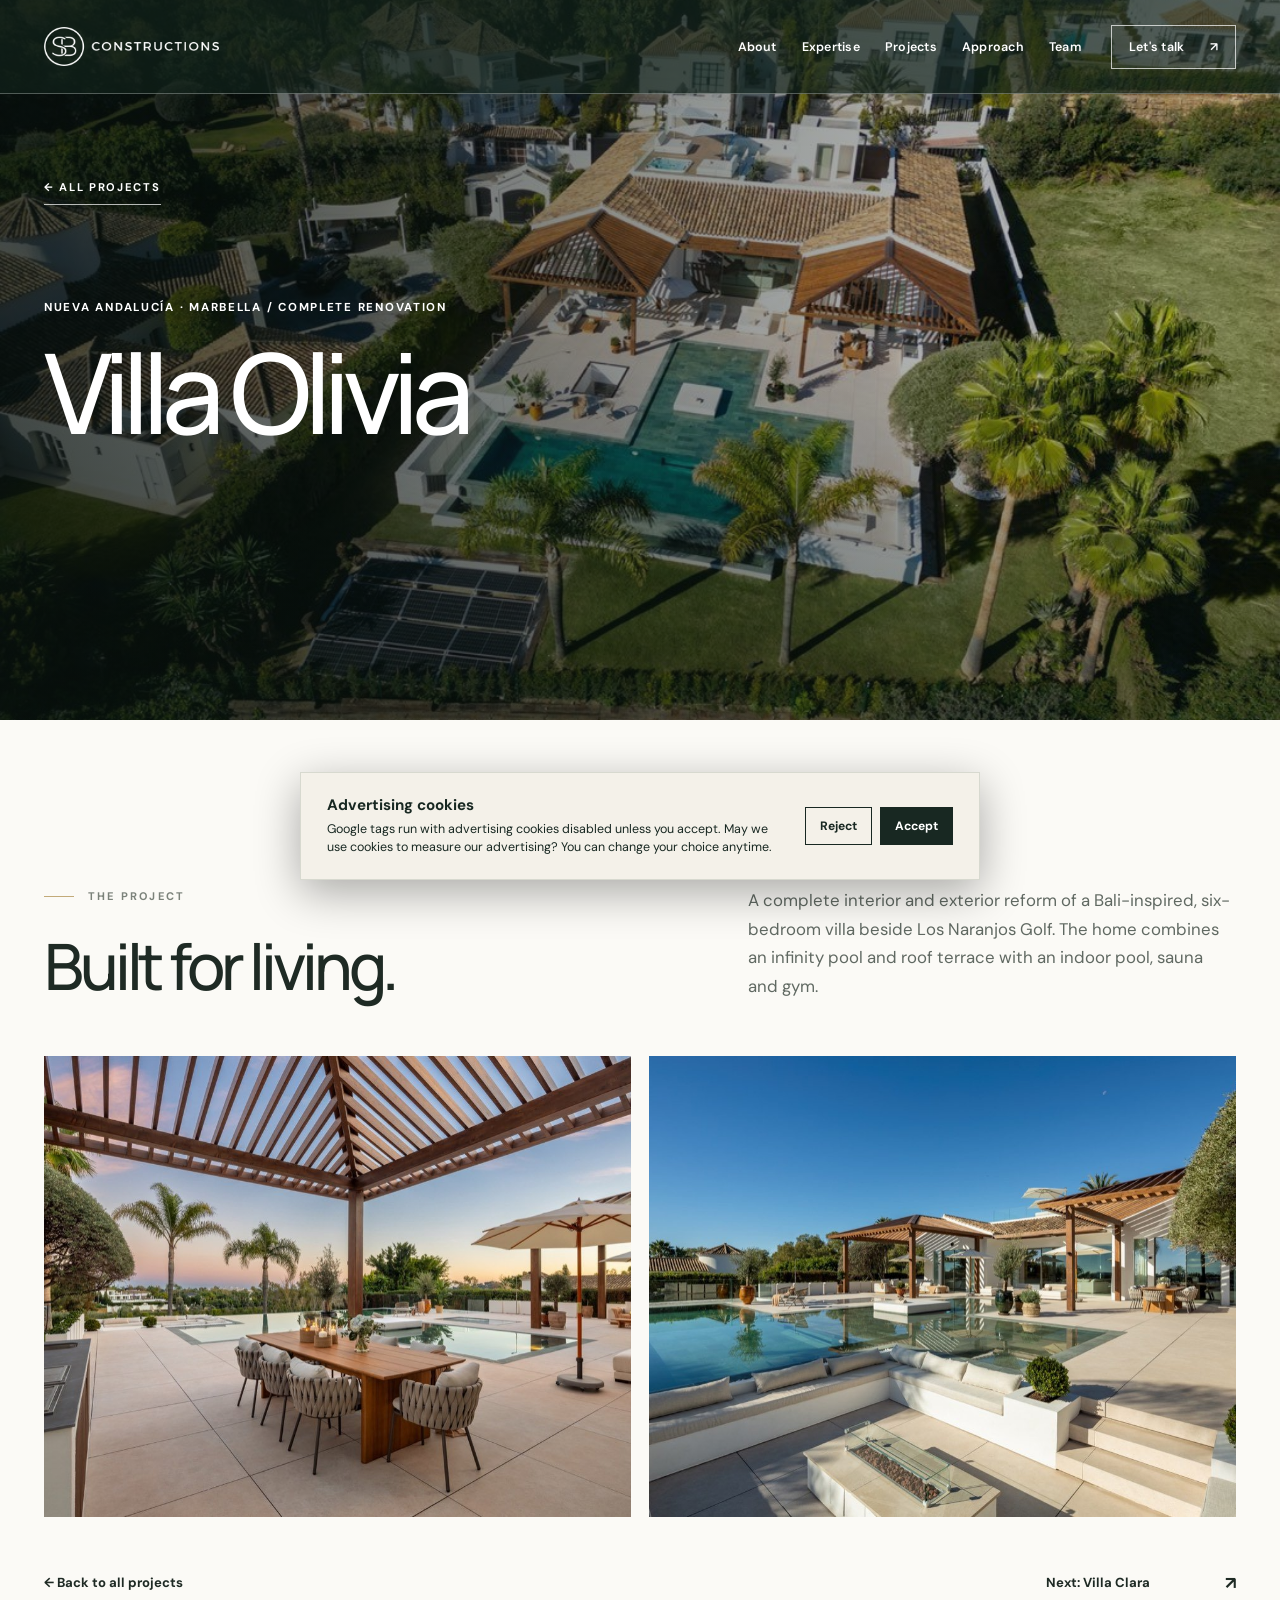
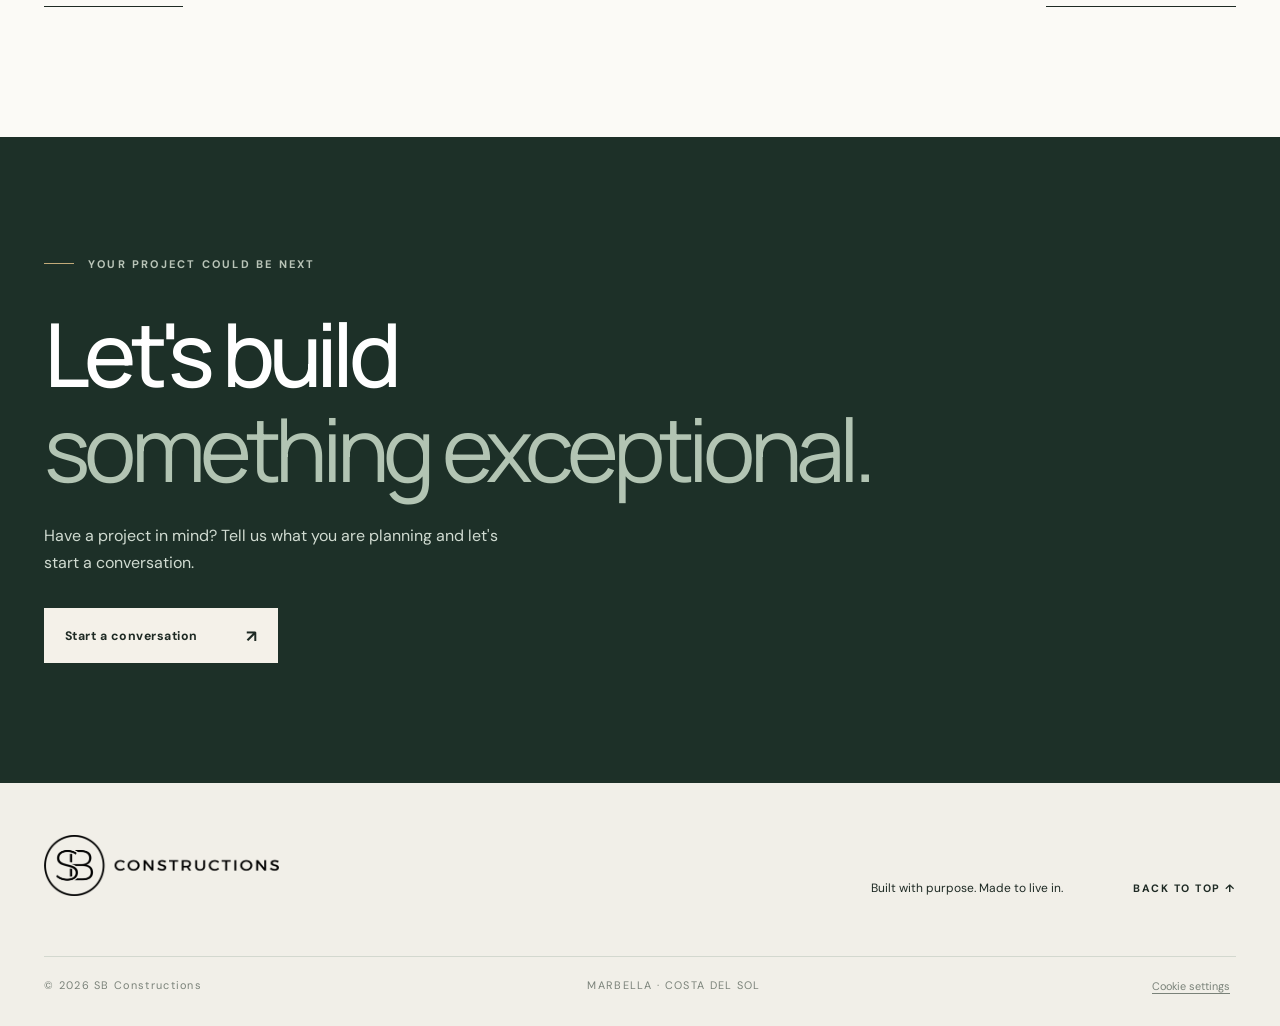
<file: projects/villa-olivia.html>
<!doctype html>
<html lang="en">
<head>
  <meta charset="utf-8">
  <meta name="viewport" content="width=device-width, initial-scale=1">
  <meta name="theme-color" content="#182822">
  <meta name="description" content="Explore Villa Olivia, a six-bedroom renovation beside Los Naranjos Golf in Nueva Andalucía, completed by SB Constructions.">
  <title>Villa Olivia Renovation in Nueva Andalucía | SB Constructions</title>
  <link rel="canonical" href="https://www.sbconstructions.es/projects/villa-olivia.html">
  <meta property="og:type" content="article">
  <meta property="og:site_name" content="SB Constructions">
  <meta property="og:title" content="Villa Olivia Renovation in Nueva Andalucía | SB Constructions">
  <meta property="og:description" content="Explore Villa Olivia, a six-bedroom renovation beside Los Naranjos Golf in Nueva Andalucía, completed by SB Constructions.">
  <meta property="og:url" content="https://www.sbconstructions.es/projects/villa-olivia.html">
  <meta property="og:image" content="https://www.sbconstructions.es/assets/villa-olivia-01.jpg">
  <meta property="og:image:alt" content="Villa Olivia completed project">
  <meta name="twitter:card" content="summary_large_image">
  <script>
    window.dataLayer = window.dataLayer || [];
    function gtag(){dataLayer.push(arguments);}
    gtag('consent', 'default', {
      ad_storage: 'denied',
      ad_user_data: 'denied',
      ad_personalization: 'denied',
      analytics_storage: 'denied'
    });
    try {
      if (localStorage.getItem('sb-constructions-ads-consent-v1') === 'accepted') {
        gtag('consent', 'update', {
          ad_storage: 'granted',
          ad_user_data: 'granted',
          ad_personalization: 'granted',
          analytics_storage: 'granted'
        });
      }
    } catch (_) {}
    gtag('js', new Date());
  </script>
  <script async src="https://www.googletagmanager.com/gtm.js?id=GTM-TQXJNLLV"></script>
  <link rel="preconnect" href="https://fonts.googleapis.com">
  <link rel="preconnect" href="https://fonts.gstatic.com" crossorigin>
  <link href="https://fonts.googleapis.com/css2?family=DM+Sans:wght@400;500;600;700&family=Manrope:wght@400;500;600;700;800&display=swap" rel="stylesheet">
  <link rel="stylesheet" href="../styles.css?v=20261111b">
  <link rel="stylesheet" href="../consent.css">
</head>
<body class="portfolio-page project-detail-page">
  <a class="skip-link" href="#main">Skip to content</a>
  <header class="site-header" id="top">
    <a class="brand" href="../index.html" aria-label="SB Constructions, home"><img src="../assets/sb-constructions-white.png" alt="" width="1000" height="228"></a>
    <button class="menu-toggle" type="button" aria-expanded="false" aria-controls="main-nav" aria-label="Open menu"><span></span><span></span></button>
    <nav id="main-nav" aria-label="Main navigation"><a href="../index.html#about">About</a><a href="../index.html#services">Expertise</a><a href="../projects.html" aria-current="page">Projects</a><a href="../index.html#approach">Approach</a><a href="../index.html#team">Team</a><a class="nav-contact" href="../index.html#contact">Let's talk <span aria-hidden="true">↗</span></a></nav>
  </header>
  <main id="main">
    <section class="detail-hero"><img src="../assets/villa-olivia-01.jpg" alt="Villa Olivia completed project" fetchpriority="high"><div class="portfolio-hero-shade"></div><div class="wrap detail-hero-content"><a class="back-link" href="../projects.html">← ALL PROJECTS</a><span class="detail-kicker">Nueva Andalucía · Marbella / Complete renovation</span><h1>Villa Olivia</h1></div></section>
    <section class="detail-main section-pad"><div class="wrap"><div class="detail-intro"><div><span class="section-label"><span class="eyebrow-line"></span> THE PROJECT</span><h2>Built for living.</h2></div><div><span class="story-type">COMPLETE RENOVATION</span><p>A complete interior and exterior reform of a Bali-inspired, six-bedroom villa beside Los Naranjos Golf. The home combines an infinity pool and roof terrace with an indoor pool, sauna and gym.</p></div></div><div class="detail-photo-grid"><img src="../assets/villa-olivia-02.jpg" alt="Villa Olivia project photograph 2 of 3" loading="lazy"><img src="../assets/villa-olivia-03.jpg" alt="Villa Olivia project photograph 3 of 3" loading="lazy"></div><div class="detail-bottom"><a class="text-link" href="../projects.html">← Back to all projects</a><a class="text-link" href="villa-clara.html">Next: Villa Clara <span aria-hidden="true">↗</span></a></div></div></section>
    <section class="contact-section portfolio-contact"><div class="wrap contact-inner"><div class="section-label"><span class="eyebrow-line"></span> YOUR PROJECT COULD BE NEXT</div><h2>Let's build<br><em>something exceptional.</em></h2><p>Have a project in mind? Tell us what you are planning and let's start a conversation.</p><a class="button button-cream" href="../index.html#contact">Start a conversation <span aria-hidden="true">↗</span></a></div></section>
  </main>
  <footer><div class="wrap footer-main"><a class="brand dark" href="../index.html" aria-label="SB Constructions, home"><img src="../assets/sb-constructions-black.png" alt="" width="1000" height="257"></a><div><span>Built with purpose. Made to live in.</span><a href="#top">BACK TO TOP ↑</a></div></div><div class="wrap footer-bottom"><span>© <span id="year">2026</span> SB Constructions</span><span>MARBELLA · COSTA DEL SOL</span></div></footer>
  <script src="../script.js"></script>
  <script src="../consent.js?v=20261111b"></script>
</body>
</html>
</file>
<file: styles.css>
:root{--ink:#1e2a24;--muted:#606962;--cream:#f4f1e9;--paper:#fbfaf6;--line:#d9ddd4;--green:#1d3028;--gold:#c2aa79}*{box-sizing:border-box}html{scroll-behavior:smooth}body{margin:0;background:var(--paper);color:var(--ink);font-family:'DM Sans',sans-serif}body.menu-open{overflow:hidden}a{color:inherit;text-decoration:none}button{font:inherit}img{display:block;max-width:100%}h1,h2,h3,p{margin-top:0}h1,h2,h3{font-family:Manrope,sans-serif}h2{font-size:clamp(2.7rem,5.6vw,5.7rem);line-height:1.08;letter-spacing:-.065em;font-weight:500}h2 em,h1 em{font-style:normal;font-weight:400;color:#9cae9e}p{line-height:1.7}.wrap{width:min(100% - 88px,1440px);margin-inline:auto}.section-pad{padding:130px 0}.skip-link{position:absolute;z-index:100;top:-60px;left:12px;padding:12px;background:white}.skip-link:focus{top:12px}.site-header{position:absolute;z-index:20;top:0;left:0;right:0;height:94px;display:flex;align-items:center;justify-content:space-between;padding:0 max(44px,calc((100vw - 1440px)/2));color:white;border-bottom:1px solid rgba(255,255,255,.28)}.brand{display:inline-flex;align-items:center;gap:13px;letter-spacing:.18em;font-family:Manrope,sans-serif;font-weight:700;font-size:.72rem;white-space:nowrap}.brand-mark{display:grid;place-items:center;width:40px;height:40px;border:1.5px solid currentColor;border-radius:50%;font-size:1rem;letter-spacing:-.14em;padding-right:4px;font-weight:800}.brand-name{padding-top:2px}.site-header nav{display:flex;align-items:center;gap:35px;font-size:.78rem;font-weight:600;letter-spacing:.02em}.site-header nav>a{transition:opacity .2s}.site-header nav>a:hover{opacity:.65}.site-header .nav-contact{border:1px solid rgba(255,255,255,.7);padding:13px 17px;margin-left:14px}.nav-contact span{margin-left:22px}.menu-toggle{display:none}.hero{height:min(860px,100svh);min-height:650px;position:relative;color:#fff;background:#1c2922}.hero-image,.hero-shade{position:absolute;inset:0;width:100%;height:100%}.hero-image{object-fit:cover;object-position:center 55%}.hero-shade{background:linear-gradient(90deg,rgba(8,17,13,.79),rgba(8,17,13,.35) 57%,rgba(8,17,13,.15)),linear-gradient(0deg,rgba(9,18,14,.35),transparent 35%)}.hero-content{position:relative;z-index:1;padding-top:clamp(190px,22vh,270px)}.eyebrow,.section-label{display:flex;align-items:center;gap:14px;font-size:.69rem;letter-spacing:.2em;font-weight:700;text-transform:uppercase}.eyebrow-line{width:30px;height:1px;background:var(--gold);display:inline-block;flex:none}.hero h1{max-width:1050px;margin:30px 0 28px;font-size:clamp(3.4rem,6.4vw,7.4rem);line-height:1.04;letter-spacing:-.075em;font-weight:500}.hero h1 em{color:#e2ddcd}.hero-content p{max-width:520px;font-size:1rem;line-height:1.8;color:#eeeee9;margin-bottom:36px}.button{display:inline-flex;align-items:center;justify-content:space-between;gap:48px;min-height:55px;padding:0 21px;font-size:.77rem;letter-spacing:.04em;font-weight:700;transition:background .2s,transform .2s}.button:hover{transform:translateY(-2px)}.button-cream{background:var(--cream);color:var(--ink)}.button-cream:hover{background:white}.button span{font-size:1.05rem}.hero-bottom{position:absolute;z-index:1;left:50%;bottom:32px;transform:translateX(-50%);display:flex;justify-content:space-between;font-size:.66rem;letter-spacing:.16em;font-weight:700;color:#e7e9e1}.hero-bottom span span{font-size:1rem;margin-left:12px}.intro-section{background:var(--paper)}.intro-grid{display:grid;grid-template-columns:28% 72%}.section-label{color:#7b827a}.intro-grid h2{margin:-13px 0 52px}.intro-grid h2 em,.services-section h2 em,.projects-section h2 em{color:#8c9c90}.intro-bottom{display:grid;grid-template-columns:1.15fr .85fr;gap:9%;max-width:900px}.intro-bottom .large-copy{font-family:Manrope,sans-serif;font-size:1.4rem;line-height:1.48;letter-spacing:-.025em}.intro-bottom p:last-child{font-size:.94rem;color:var(--muted)}.feature-image{position:relative;height:min(680px,58vw);min-height:420px;overflow:hidden}.feature-image img{width:100%;height:100%;object-fit:cover;object-position:center 57%}.feature-image:after{content:"";position:absolute;inset:60% 0 0;background:linear-gradient(transparent,rgba(0,0,0,.45))}.feature-image-caption{position:absolute;z-index:1;bottom:31px;left:max(44px,calc((100vw - 1440px)/2));right:max(44px,calc((100vw - 1440px)/2));display:flex;justify-content:space-between;color:white;font-size:.69rem;font-weight:700;letter-spacing:.16em}.services-section{background:#edece6}.section-top{display:grid;grid-template-columns:28% 47% 25%;align-items:end;margin-bottom:80px}.section-top h2{margin:-13px 0 0}.section-top p{color:var(--muted);font-size:.95rem;margin:0 0 5px}.service-row{display:grid;grid-template-columns:28% 1fr 36px;border-top:1px solid #cfd4cb;padding:28px 0 34px;align-items:start}.service-row:last-child{border-bottom:1px solid #cfd4cb}.service-num{font-size:.7rem;color:#8b938b;font-weight:700;letter-spacing:.14em;padding-top:12px}.service-row h3{font-size:clamp(1.3rem,2.3vw,2rem);font-weight:500;letter-spacing:-.045em;margin-bottom:8px}.service-row p{font-size:.91rem;color:var(--muted);margin:0}.service-arrow{font-size:1.3rem;padding-top:4px;color:#819184}.projects-section{background:var(--paper)}.projects-heading{display:flex;justify-content:space-between;align-items:end;gap:40px;margin-bottom:55px}.projects-heading h2{margin:28px 0 0}.projects-heading>p{max-width:330px;color:var(--muted);font-size:.92rem;margin-bottom:8px}.project-grid{display:grid;grid-template-columns:repeat(2,minmax(0,1fr));column-gap:26px;row-gap:62px}.project-card.card-wide{grid-column:span 2}.project-image{height:clamp(270px,30vw,440px);overflow:hidden;position:relative;background:#ddd}.card-wide .project-image{height:clamp(420px,50vw,650px)}.project-image img{width:100%;height:100%;object-fit:cover;transition:transform .5s}.project-card:hover img{transform:scale(1.035)}.image-icon{position:absolute;right:19px;bottom:19px;background:var(--paper);width:40px;height:40px;display:grid;place-items:center;font-size:1.1rem}.project-info{display:flex;justify-content:space-between;align-items:end;gap:16px;padding-top:19px}.project-info div>span{font-size:.66rem;letter-spacing:.15em;color:#7b847b;font-weight:700}.project-info h3{font-size:clamp(1.4rem,2.5vw,2.2rem);letter-spacing:-.05em;font-weight:500;margin:7px 0 0}.project-info>span{font-size:.77rem;color:var(--muted);padding-bottom:5px}.text-link{display:inline-flex;gap:75px;align-items:center;border-bottom:1px solid var(--ink);padding-bottom:12px;margin-top:68px;font-size:.82rem;font-weight:700}.text-link span{font-size:1.1rem}.approach-section{background:#e4e8e0}.approach-grid{display:grid;grid-template-columns:1fr 1fr;gap:12%}.approach-grid h2{margin:25px 0 30px}.approach-grid h2 em{color:#8c9c90}.approach-grid>div:first-child>p{max-width:440px;color:var(--muted)}.approach-steps{padding-top:20px}.approach-steps>div{position:relative;border-top:1px solid #bcc7bc;padding:24px 0 26px 70px}.approach-steps>div:last-child{border-bottom:1px solid #bcc7bc}.approach-steps span{position:absolute;left:0;top:31px;font-size:.7rem;letter-spacing:.15em;color:#829185;font-weight:700}.approach-steps h3{font-size:1.5rem;letter-spacing:-.04em;font-weight:500;margin-bottom:7px}.approach-steps p{color:var(--muted);font-size:.9rem;max-width:400px;margin:0}.contact-section{background:var(--green);color:white;padding:120px 0 75px}.contact-section .section-label{color:#b9c4b8}.contact-inner h2{font-size:clamp(3.2rem,6.9vw,7.5rem);margin:35px 0 25px}.contact-inner h2 em{color:#b2c4b3}.contact-inner>p{max-width:470px;color:#d0dbd1;margin-bottom:32px}.contact-details{border-top:1px solid #64796a;margin-top:100px;padding-top:27px;display:flex;justify-content:space-between;gap:25px;font-size:.82rem;line-height:1.7}.contact-details a{text-decoration:underline;text-underline-offset:4px}footer{background:#f1efe8}.footer-main{display:flex;justify-content:space-between;align-items:end;padding:52px 0 60px}.brand.dark{color:var(--ink)}.footer-main>div{display:flex;align-items:center;gap:70px;font-size:.75rem}.footer-main>div>a{font-size:.67rem;letter-spacing:.14em;font-weight:700}.footer-bottom{border-top:1px solid #d3d8cf;display:flex;justify-content:space-between;padding:21px 0 32px;font-size:.68rem;letter-spacing:.12em;color:#7a8279}
@media(max-width:900px){.wrap{width:min(100% - 48px,1440px)}.site-header{padding:0 24px;height:78px}.site-header nav{gap:20px}.intro-grid,.section-top{grid-template-columns:1fr}.intro-grid h2,.section-top h2{margin-top:32px}.intro-bottom{max-width:none}.section-top{gap:0}.section-top p{margin-top:22px;max-width:460px}.service-row{grid-template-columns:14% 1fr 30px}.approach-grid{gap:7%}.section-pad{padding:90px 0}.feature-image-caption{left:24px;right:24px}}
@media(max-width:650px){.wrap{width:calc(100% - 40px)}.site-header{height:70px;padding:0 20px}.brand{font-size:.61rem;gap:10px}.brand-mark{width:35px;height:35px;font-size:.87rem}.menu-toggle{display:flex;width:42px;height:42px;flex-direction:column;align-items:center;justify-content:center;gap:6px;background:none;border:0;color:white;z-index:22}.menu-toggle span{height:1px;width:24px;background:currentColor;transition:transform .2s}.menu-toggle[aria-expanded=true] span:first-child{transform:translateY(3.5px) rotate(45deg)}.menu-toggle[aria-expanded=true] span:last-child{transform:translateY(-3.5px) rotate(-45deg)}.site-header nav{position:fixed;inset:0;background:var(--green);display:none;flex-direction:column;align-items:flex-start;justify-content:center;padding:70px 30px;gap:27px;font-size:1.7rem;font-family:Manrope,sans-serif}.site-header nav.open{display:flex}.site-header .nav-contact{font-size:1rem;margin:18px 0 0;padding:15px 20px}.hero{height:760px;min-height:650px;max-height:100svh}.hero-image{object-position:57% center}.hero-shade{background:linear-gradient(90deg,rgba(8,17,13,.7),rgba(8,17,13,.26)),linear-gradient(0deg,rgba(8,17,13,.5),transparent 60%)}.hero-content{padding-top:clamp(180px,28vh,270px)}.hero h1{font-size:clamp(3rem,10.5vw,4.8rem);margin:23px 0}.hero-content p{font-size:.9rem;max-width:390px}.hero-bottom{bottom:22px;font-size:.56rem}.hero-bottom>span:last-child{display:none}.section-pad{padding:75px 0}.intro-grid h2{font-size:clamp(2.8rem,10vw,4.3rem);margin:33px 0 32px}.intro-bottom{grid-template-columns:1fr;gap:8px}.intro-bottom .large-copy{font-size:1.2rem}.feature-image{height:440px;min-height:0}.feature-image-caption{left:20px;right:20px;bottom:18px;font-size:.53rem}.feature-image-caption span:last-child{display:none}.section-top{margin-bottom:50px}.section-top h2{font-size:clamp(2.8rem,10vw,4.3rem)}.service-row{grid-template-columns:40px 1fr 20px;padding:21px 0}.service-row h3{font-size:1.28rem}.service-row p{font-size:.8rem}.projects-heading{display:block;margin-bottom:33px}.projects-heading h2{font-size:clamp(2.8rem,10vw,4.3rem);margin-top:22px}.projects-heading>p{margin-top:20px}.project-grid{grid-template-columns:1fr;row-gap:35px}.project-card.card-wide{grid-column:auto}.project-image,.card-wide .project-image{height:300px}.project-info h3{font-size:1.5rem}.project-info>span{font-size:.7rem;text-align:right}.text-link{margin-top:50px}.approach-grid{grid-template-columns:1fr;gap:35px}.approach-grid h2{font-size:clamp(2.8rem,10vw,4.3rem)}.approach-steps{padding-top:0}.contact-section{padding:80px 0 55px}.contact-inner h2{font-size:clamp(3rem,10vw,4.8rem)}.contact-details{margin-top:75px;flex-direction:column;gap:17px}.footer-main{align-items:flex-start;gap:30px;flex-direction:column;padding:43px 0}.footer-main>div{gap:25px;flex-direction:column;align-items:flex-start}.footer-bottom{gap:12px;font-size:.57rem}}
@media(prefers-reduced-motion:reduce){html{scroll-behavior:auto}*,*:before,*:after{transition:none!important;animation:none!important}}

/* Portfolio page */
.portfolio-page .site-header{background:rgba(18,35,27,.65)}.portfolio-hero{height:620px;position:relative;color:#fff;background:var(--green)}.portfolio-hero>img,.portfolio-hero-shade{position:absolute;inset:0;width:100%;height:100%}.portfolio-hero>img{object-fit:cover;object-position:center 55%}.portfolio-hero-shade{background:linear-gradient(90deg,rgba(8,17,13,.8),rgba(8,17,13,.28)),linear-gradient(0deg,rgba(8,17,13,.25),transparent 50%)}.portfolio-hero-content{position:relative;z-index:1;padding-top:215px}.portfolio-hero h1{font-size:clamp(3.6rem,7vw,7rem);line-height:1.03;letter-spacing:-.075em;font-weight:500;margin:24px 0 20px}.portfolio-hero h1 em{color:#e0e6d8}.portfolio-hero p{max-width:490px;color:#eef0e9}.portfolio-index{padding:56px 0 60px;background:#e7e9e2}.portfolio-index .wrap{display:grid;grid-template-columns:28% 72%}.portfolio-index nav{display:grid;grid-template-columns:repeat(5,1fr);gap:18px}.portfolio-index nav a{display:flex;flex-direction:column;justify-content:space-between;gap:30px;border-top:1px solid #afbcb0;padding-top:13px;font-family:Manrope,sans-serif;font-size:.84rem;font-weight:600}.portfolio-index nav a:hover{color:#607a68}.portfolio-index nav span{font-size:1.1rem;color:#879789}.project-story{padding:115px 0 125px;scroll-margin-top:15px}.project-story.tone{background:#efeee8}.story-heading{display:grid;grid-template-columns:58% 42%;align-items:end;gap:25px;margin-bottom:42px}.story-count,.story-type{font-size:.68rem;letter-spacing:.17em;font-weight:700;color:#758579}.story-heading h2{margin:20px 0 0}.story-heading h2 em{color:#8a9e8e}.story-heading p{max-width:530px;color:var(--muted);font-size:.94rem;margin:12px 0 0}.story-gallery{display:grid;grid-template-columns:1.2fr .8fr;grid-template-rows:repeat(2,250px);gap:15px}.story-gallery img{width:100%;height:100%;object-fit:cover}.story-gallery img:first-child{grid-row:span 2}.portfolio-contact{padding-bottom:120px}
@media(max-width:900px){.portfolio-index .wrap{grid-template-columns:1fr;gap:30px}.portfolio-index nav{grid-template-columns:repeat(3,1fr)}.story-heading{grid-template-columns:1fr;gap:18px}.story-heading p{max-width:650px}.story-gallery{grid-template-rows:repeat(2,200px)}}
@media(max-width:650px){.portfolio-hero{height:580px}.portfolio-hero-content{padding-top:190px}.portfolio-hero h1{font-size:clamp(3.1rem,11vw,5rem)}.portfolio-index{padding:45px 0}.portfolio-index nav{grid-template-columns:repeat(2,1fr);gap:25px}.portfolio-index nav a{gap:12px}.project-story{padding:75px 0 85px}.story-heading h2{font-size:clamp(2.8rem,10vw,4.3rem)}.story-gallery{grid-template-columns:1fr 1fr;grid-template-rows:260px 155px;gap:8px}.story-gallery img:first-child{grid-column:span 2;grid-row:auto}.portfolio-contact{padding-bottom:85px}}

/* Individual project pages show one cover and two further photographs. */
.portfolio-list{padding-top:110px}.detail-hero{height:min(720px,80svh);min-height:560px;position:relative;background:var(--green);color:white}.detail-hero>img,.detail-hero>.portfolio-hero-shade{position:absolute;inset:0;width:100%;height:100%}.detail-hero>img{object-fit:cover;object-position:center}.detail-hero>.portfolio-hero-shade{background:linear-gradient(90deg,rgba(8,17,13,.75),rgba(8,17,13,.15)),linear-gradient(0deg,rgba(8,17,13,.35),transparent 50%)}.detail-hero-content{position:relative;z-index:1;padding-top:175px}.back-link{display:inline-flex;font-size:.7rem;font-weight:700;letter-spacing:.15em;border-bottom:1px solid rgba(255,255,255,.7);padding-bottom:10px;margin-bottom:95px}.detail-kicker{display:block;font-size:.72rem;font-weight:700;letter-spacing:.15em;text-transform:uppercase}.detail-hero h1{font-size:clamp(4rem,8.7vw,9rem);line-height:1;letter-spacing:-.075em;font-weight:500;margin:21px 0}.detail-intro{display:grid;grid-template-columns:minmax(0,58fr) minmax(0,42fr);gap:30px;align-items:end;margin-bottom:56px}.detail-intro h2{font-size:clamp(2.8rem,5vw,5rem);margin:28px 0 0}.detail-intro p{font-size:1.05rem;color:var(--muted);max-width:540px;margin:15px 0 0}.detail-photo-grid{display:grid;grid-template-columns:1fr 1fr;gap:18px}.detail-photo-grid img{width:100%;height:clamp(320px,36vw,540px);object-fit:cover}.detail-bottom{display:flex;justify-content:space-between}.detail-bottom .text-link{margin-top:55px}.project-detail-page .detail-main{padding-bottom:130px}
@media(max-width:650px){.portfolio-list{padding-top:75px}.detail-hero{height:620px;min-height:520px}.detail-hero-content{padding-top:150px}.back-link{margin-bottom:110px}.detail-hero h1{font-size:clamp(3.5rem,12vw,5.5rem)}.detail-intro{grid-template-columns:1fr;gap:25px;margin-bottom:35px}.detail-intro h2{font-size:clamp(2.6rem,10vw,4.2rem)}.detail-intro p{font-size:.95rem}.detail-photo-grid{grid-template-columns:1fr;gap:10px}.detail-photo-grid img{height:300px}.detail-bottom{display:block}.detail-bottom .text-link{margin-top:32px;display:flex;justify-content:space-between}.project-detail-page .detail-main{padding-bottom:85px}}

/* Supplied SB Constructions brand artwork */
.brand img{display:block;width:175px;height:auto}.footer-main .brand img{width:235px}
@media(max-width:650px){.brand img{width:150px}.footer-main .brand img{width:220px}}

/* People behind the projects */
.site-header nav{gap:25px}.site-header .nav-contact{margin-left:4px}
.team-section{background:#f7f6f1}.team-heading{display:flex;justify-content:space-between;align-items:end;gap:35px;margin-bottom:48px}.team-heading h2{margin:26px 0 0}.team-heading h2 em{color:#8c9c90}.team-heading>p{max-width:355px;margin:0 0 8px;color:var(--muted);font-size:.94rem}.team-grid{display:grid;grid-template-columns:repeat(5,minmax(0,1fr));gap:18px}.team-card{min-width:0}.team-card img{width:100%;aspect-ratio:4/5;object-fit:cover;object-position:center center;background:#e1e3dc}.team-card-info{border-top:1px solid #cfd5cb;margin-top:16px;padding-top:14px}.team-card h3{font-size:clamp(1rem,1.5vw,1.35rem);letter-spacing:-.04em;font-weight:600;margin:0 0 4px}.team-card p{font-size:.78rem;color:var(--muted);margin:0}
@media(max-width:1050px){.site-header nav{gap:15px}.team-grid{grid-template-columns:repeat(3,minmax(0,1fr));gap:30px 18px}}
@media(max-width:780px){.menu-toggle{display:flex;width:42px;height:42px;flex-direction:column;align-items:center;justify-content:center;gap:6px;background:none;border:0;color:white;z-index:22}.menu-toggle span{height:1px;width:24px;background:currentColor}.menu-toggle[aria-expanded=true] span:first-child{transform:translateY(3.5px) rotate(45deg)}.menu-toggle[aria-expanded=true] span:last-child{transform:translateY(-3.5px) rotate(-45deg)}.site-header nav{position:fixed;inset:0;background:var(--green);display:none;flex-direction:column;align-items:flex-start;justify-content:center;padding:70px 30px;gap:25px;font-size:1.55rem;font-family:Manrope,sans-serif}.site-header nav.open{display:flex}.site-header .nav-contact{font-size:1rem;margin:18px 0 0;padding:15px 20px}.team-heading{display:block}.team-heading>p{margin-top:20px}}
@media(max-width:650px){.team-grid{grid-template-columns:repeat(2,minmax(0,1fr));gap:28px 12px}.team-heading h2{font-size:clamp(2.8rem,10vw,4.3rem)}.team-card-info{margin-top:10px;padding-top:10px}.team-card h3{font-size:1rem}}
@media(max-width:420px){.team-grid{grid-template-columns:1fr 1fr}.team-card h3{font-size:.95rem}}

/* Lead enquiry form */
.contact-layout{display:grid;grid-template-columns:minmax(0,1fr) minmax(380px,530px);gap:7%;align-items:start}.contact-layout .contact-inner h2{font-size:clamp(3.2rem,5vw,5.8rem)}.contact-layout .contact-details{display:flex;flex-direction:column;gap:8px;margin-top:80px}.lead-form{background:#f4f1e9;color:var(--ink);padding:40px}.lead-form h3{font-size:1.5rem;letter-spacing:-.04em;font-weight:500;margin:0 0 4px}.lead-form>p{font-size:.86rem;color:var(--muted);margin:0 0 29px}.lead-form label{display:block;font-size:.75rem;font-weight:700;letter-spacing:.01em}.lead-form label>span:not(.form-consent span){color:#916e4d}.lead-form input:not([type=checkbox]),.lead-form select,.lead-form textarea{display:block;width:100%;border:1px solid #c9cec4;background:#fff;color:var(--ink);border-radius:0;outline:0;font:inherit;font-weight:400;font-size:.91rem;padding:13px 12px;margin:8px 0 19px}.lead-form input:focus,.lead-form select:focus,.lead-form textarea:focus{border-color:#607766;box-shadow:0 0 0 2px rgba(96,119,102,.17)}.lead-form textarea{resize:vertical;min-height:120px}.form-grid{display:grid;grid-template-columns:1fr 1fr;gap:0 16px}.form-consent{display:flex!important;gap:10px;align-items:flex-start;font-size:.75rem!important;line-height:1.5;font-weight:400!important;margin:2px 0 27px}.form-consent input{accent-color:#2f4f3b;margin:3px 0 0;flex:none}.form-consent strong{color:#916e4d}.form-honeypot{position:absolute;width:1px;height:1px;overflow:hidden;clip-path:inset(50%)}.lead-form .button{border:0;cursor:pointer;width:100%}.lead-form .button:disabled{opacity:.6;cursor:wait;transform:none}.form-status{min-height:1.5em;margin:17px 0 0!important;font-size:.82rem!important;color:#355a3f!important}.form-status.error{color:#9b332a!important}
@media(max-width:1050px){.contact-layout{grid-template-columns:1fr;gap:45px}.contact-layout .contact-details{margin-top:40px}.lead-form{max-width:670px}}
@media(max-width:650px){.lead-form{padding:25px 20px}.form-grid{grid-template-columns:1fr}.contact-layout .contact-inner h2{font-size:clamp(3rem,10vw,4.8rem)}}
</file>
<file: consent.css>
.consent-banner{position:fixed;z-index:1000;left:20px;right:20px;bottom:20px;max-width:680px;margin:auto;background:#f4f1e9;color:#182822;box-shadow:0 12px 45px #0005;border:1px solid #d7d9cf;padding:22px 26px;display:flex;align-items:center;gap:24px;font-family:inherit}
.consent-banner[hidden]{display:none}
.consent-banner strong{display:block;font-size:.95rem;margin-bottom:5px}
.consent-banner p{font-size:.78rem;line-height:1.5;margin:0}
.consent-actions{display:flex;gap:8px;flex:none}
.consent-actions button{border:1px solid #182822;background:transparent;color:#182822;padding:10px 14px;font:inherit;font-size:.76rem;font-weight:700;cursor:pointer}
.consent-actions button[data-consent="accepted"]{background:#182822;color:#fff}
.consent-actions button:focus-visible,.consent-settings:focus-visible{outline:2px solid #9b714b;outline-offset:3px}
.consent-settings{border:0;background:transparent;color:inherit;text-decoration:underline;text-underline-offset:3px;font:inherit;font-size:inherit;cursor:pointer}
@media(max-width:600px){.consent-banner{display:block;left:12px;right:12px;bottom:12px;padding:18px}.consent-actions{margin-top:15px}.consent-actions button{flex:1}}
</file>
